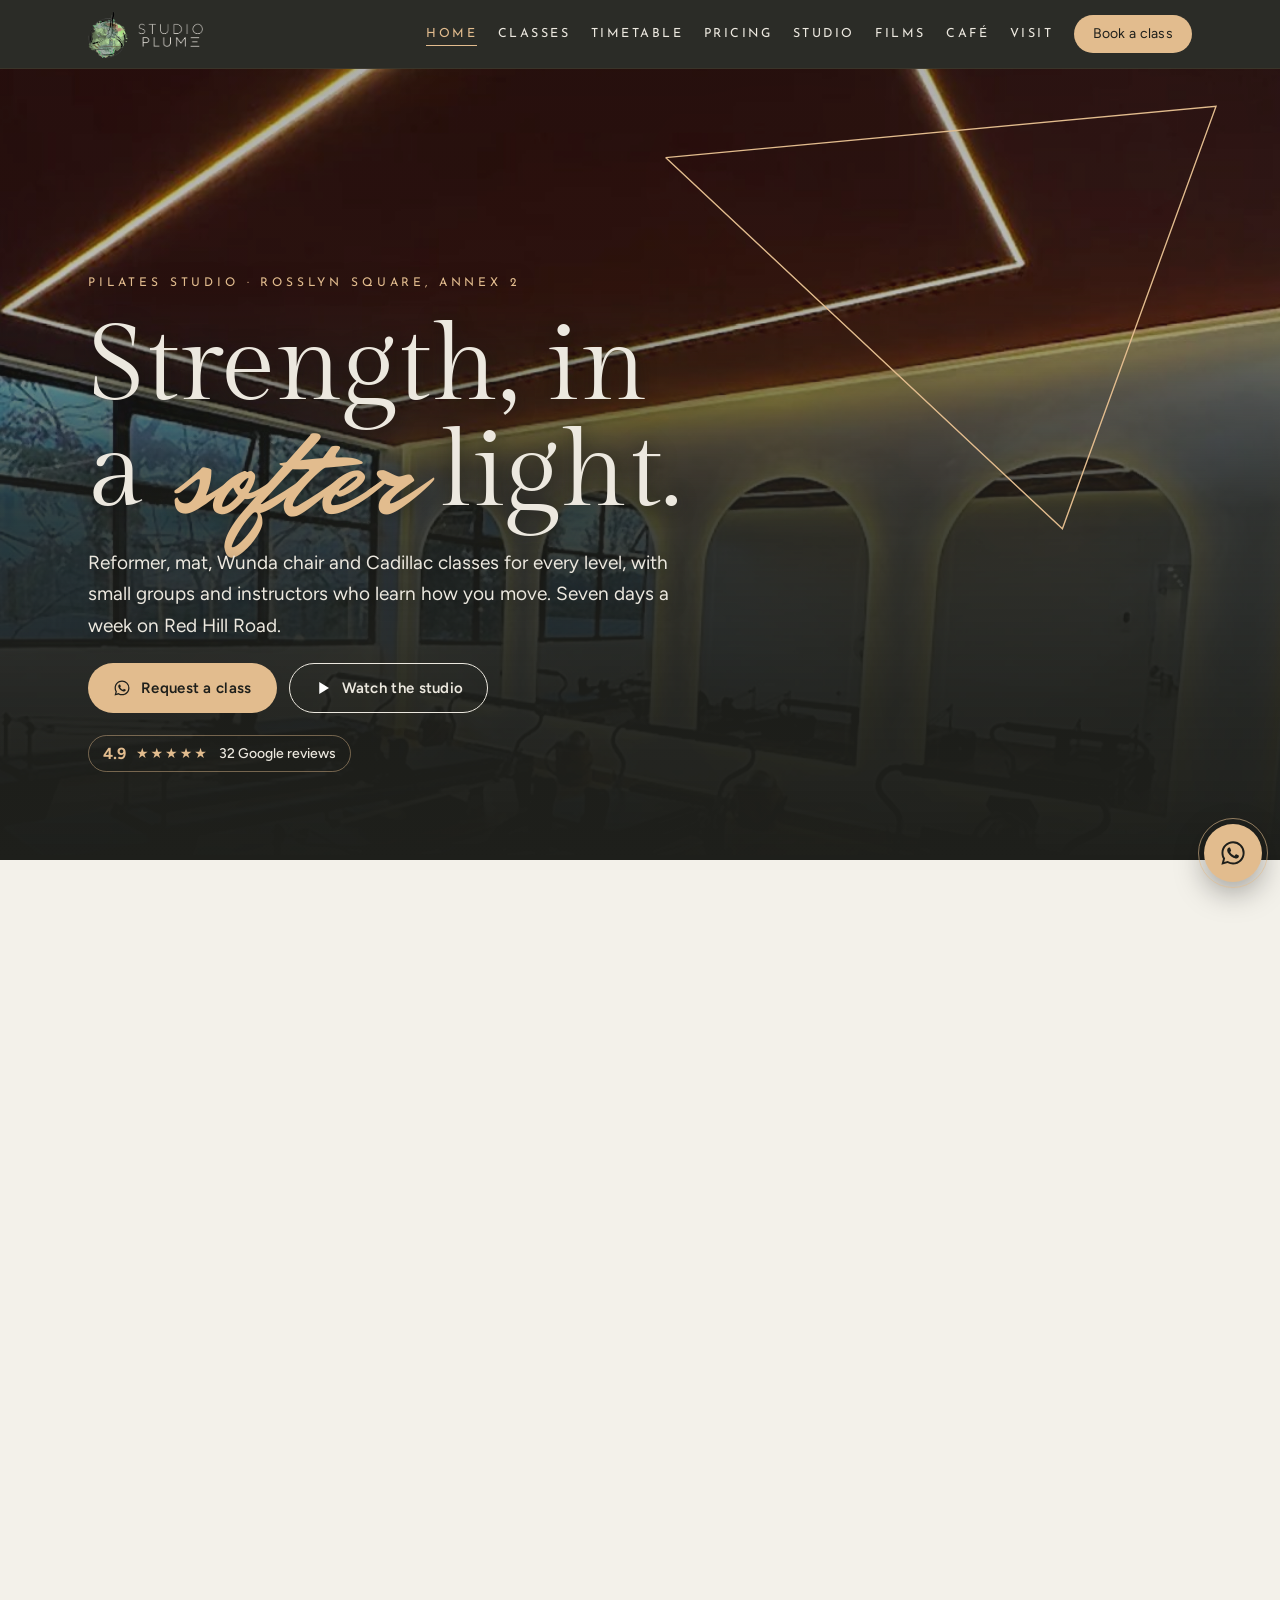
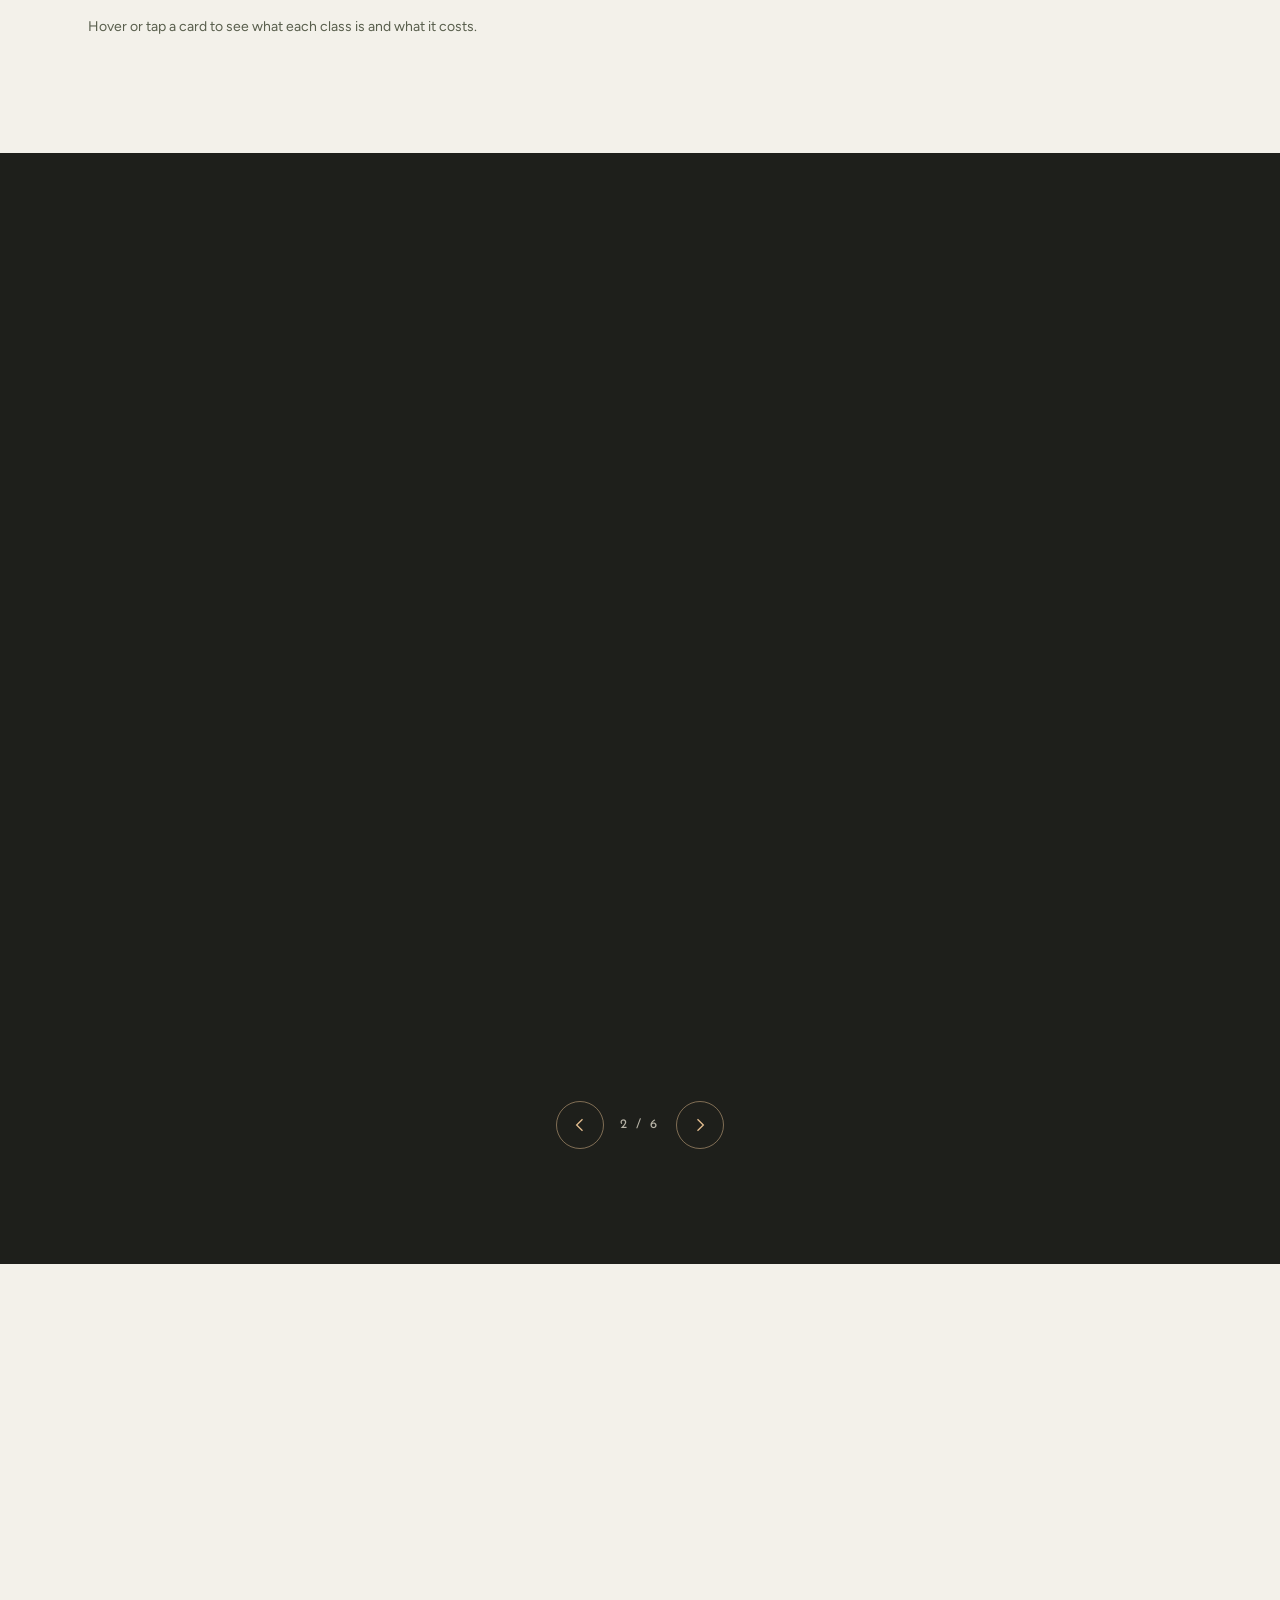
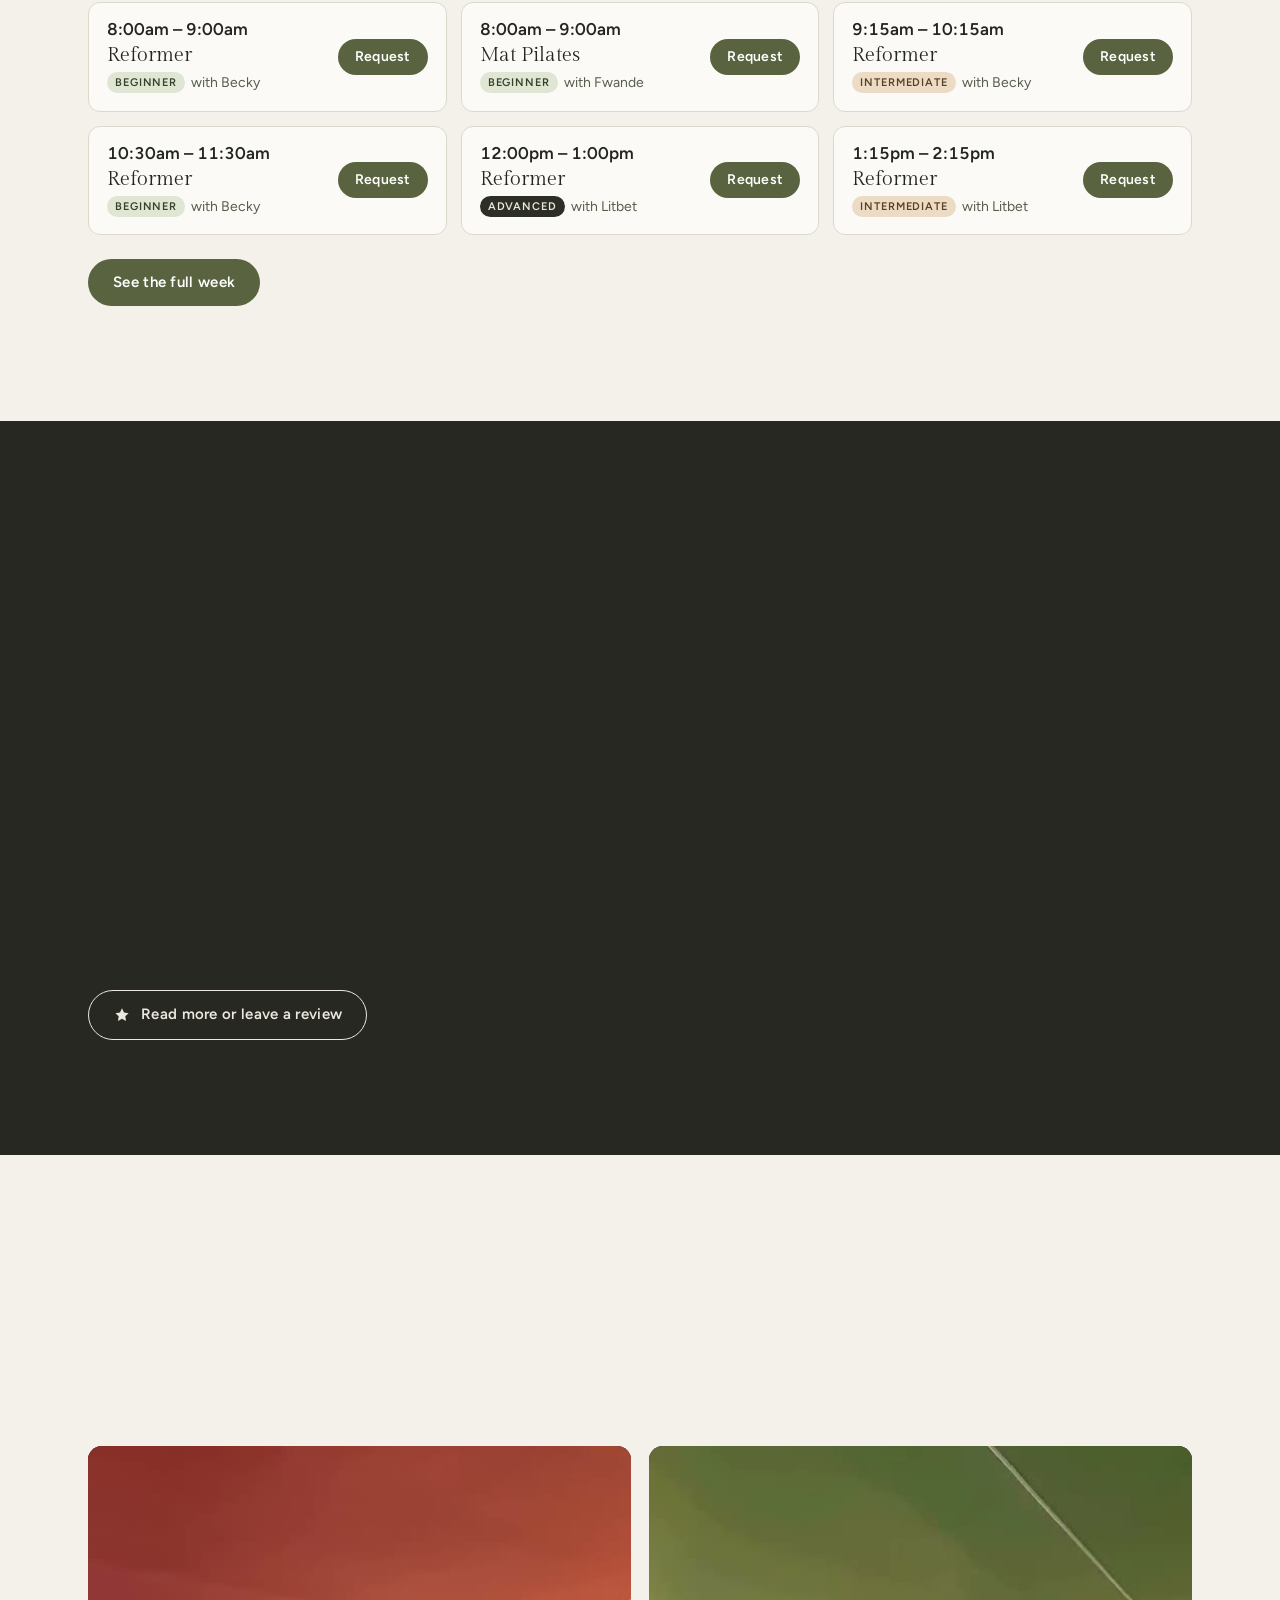
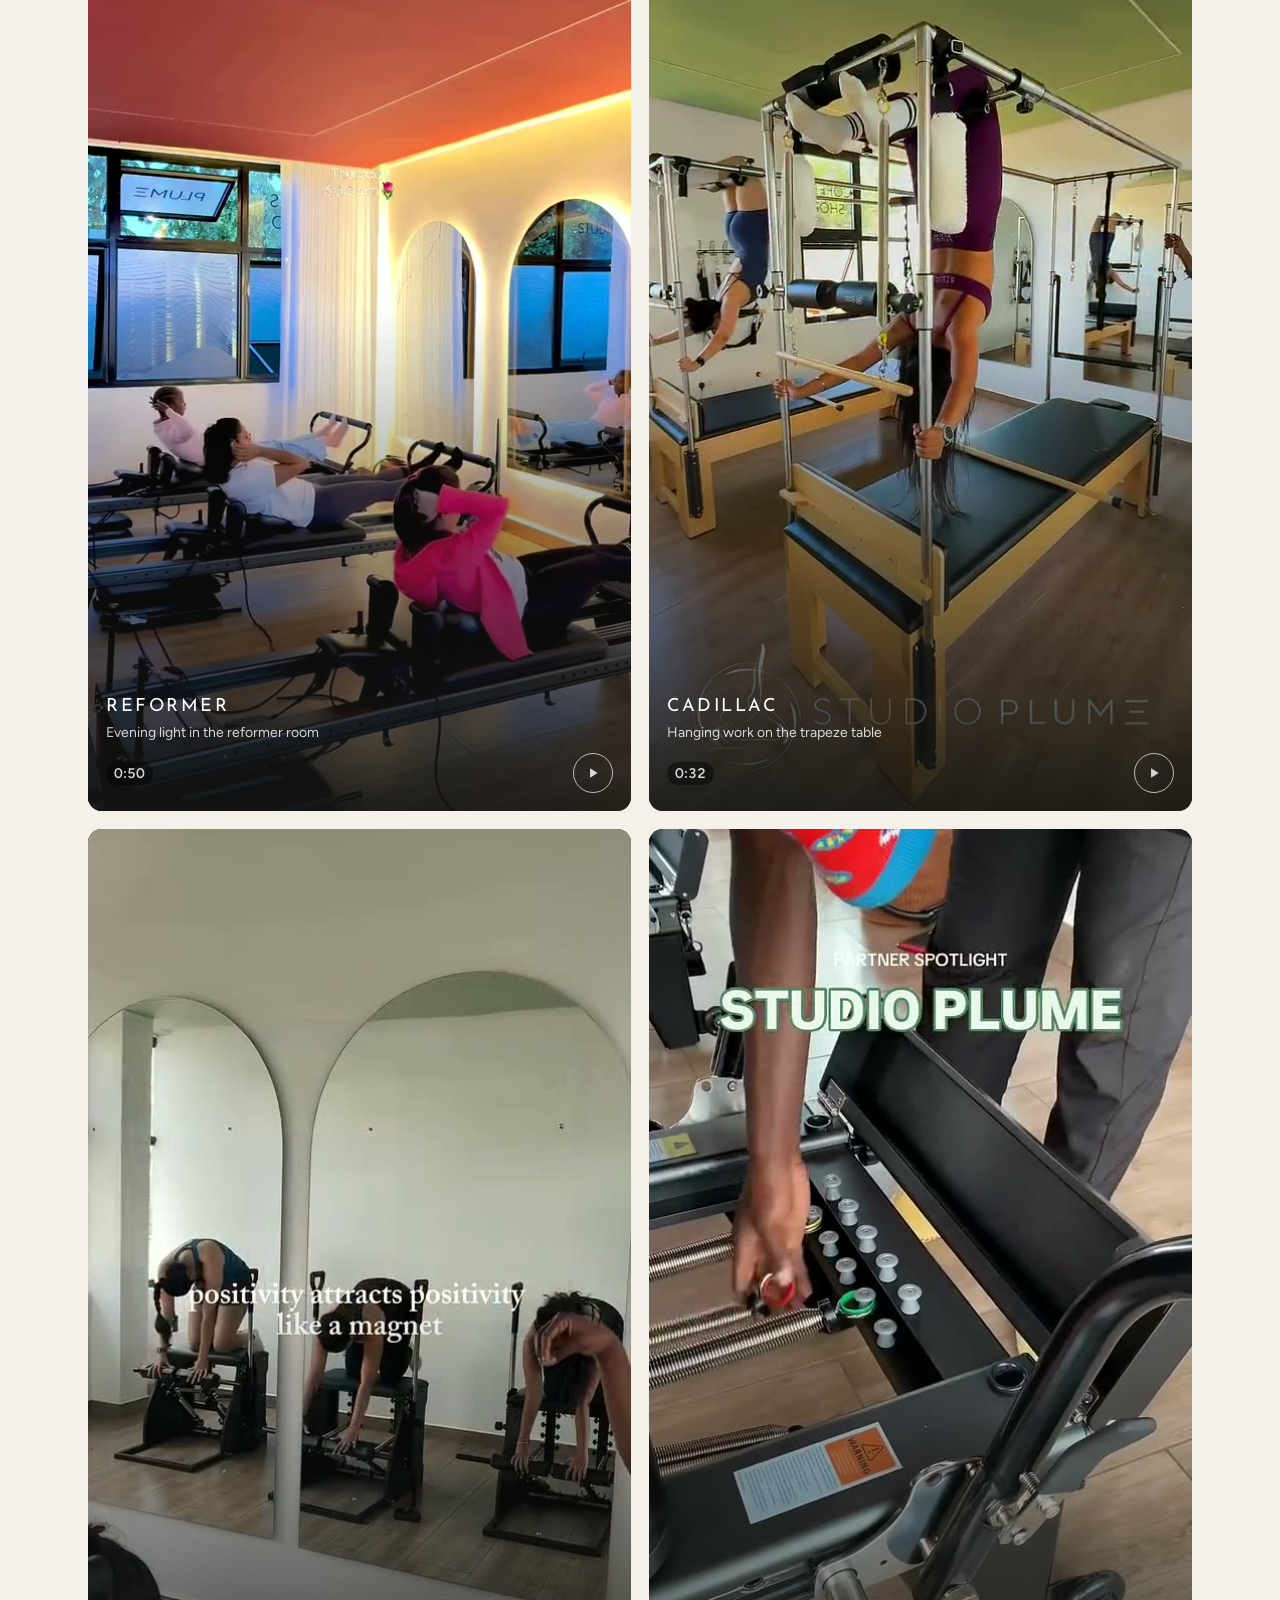
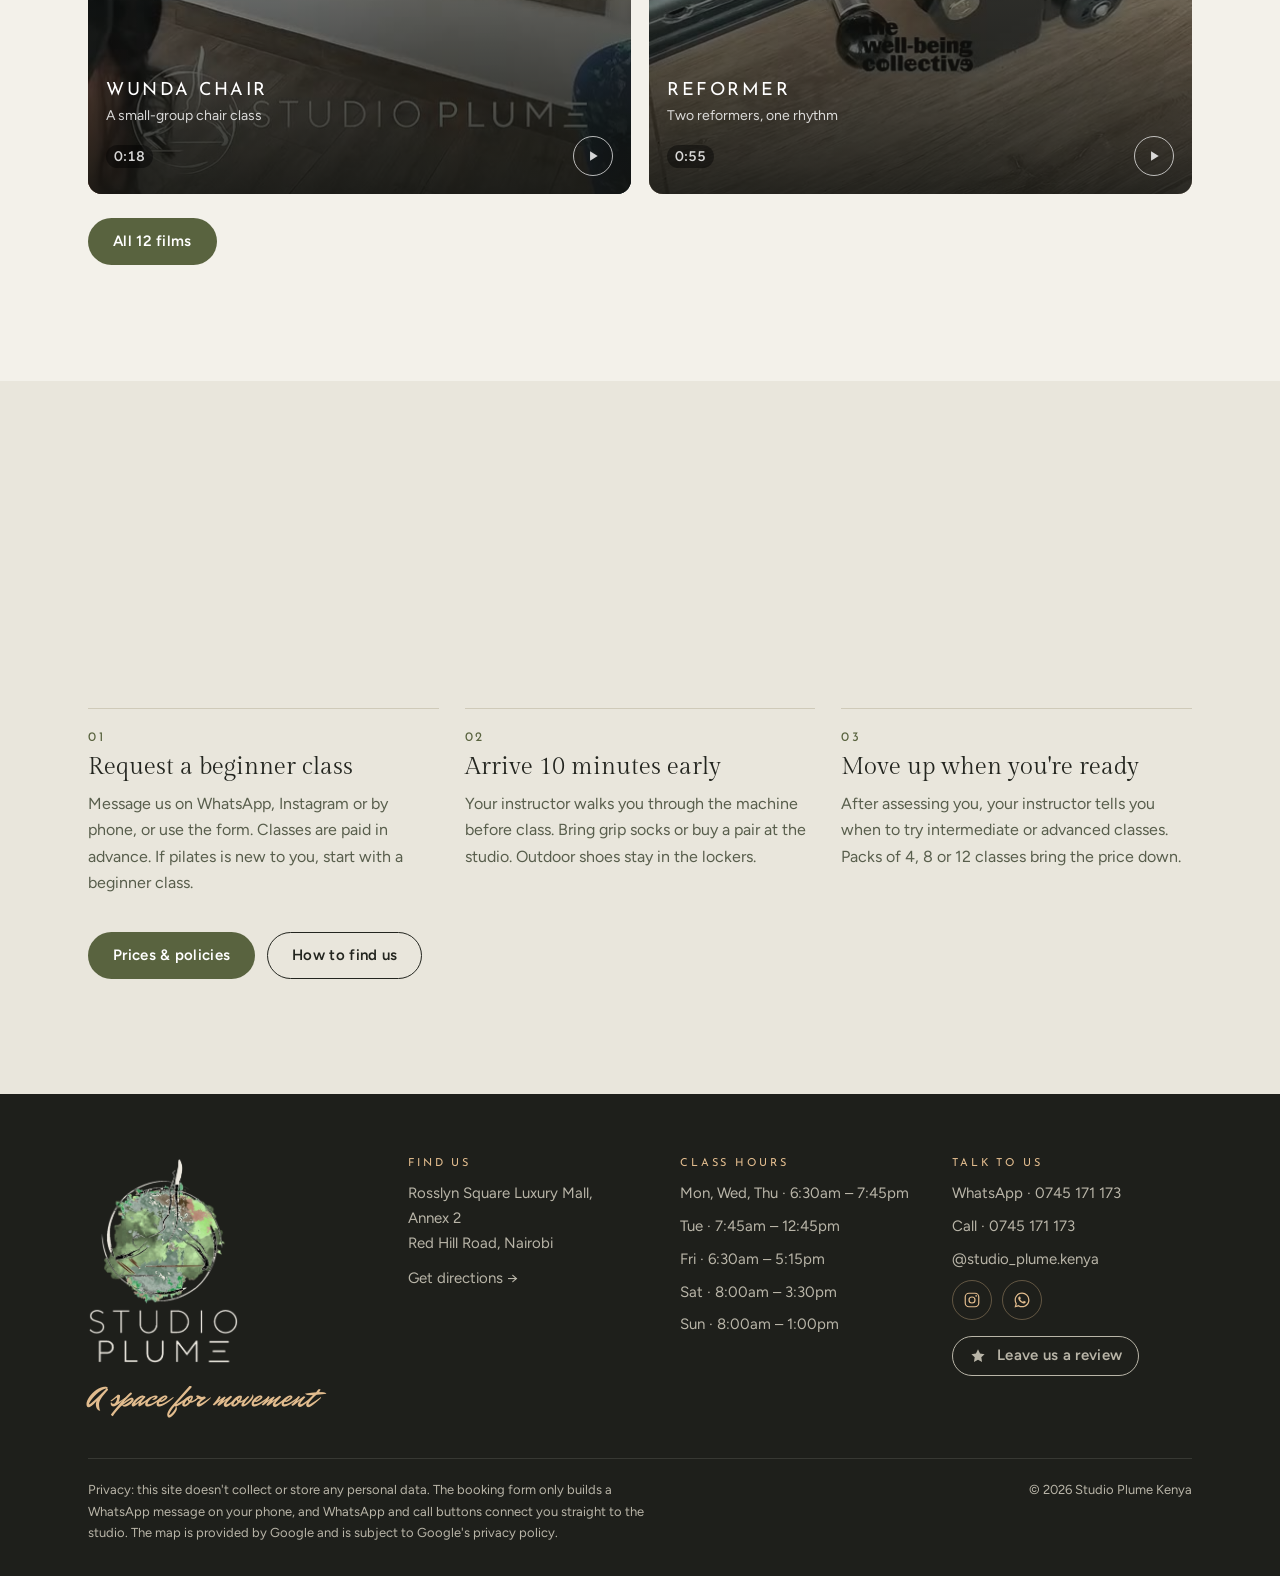
<file: index.html>
<!doctype html>
<html lang="en" class="no-js">
<head>
<meta charset="utf-8">
<meta name="viewport" content="width=device-width, initial-scale=1, viewport-fit=cover">
<title>Studio Plume | Reformer &amp; Mat Pilates at Rosslyn Square, Nairobi</title>
<meta name="description" content="Reformer, mat, Wunda chair and Cadillac pilates for every level at Rosslyn Square Luxury Mall, Red Hill Road. 4.9★ on Google. Book a class on WhatsApp.">
<link rel="canonical" href="https://ignatius-kimeu.github.io/storyfront-studio-plume/">
<meta name="theme-color" content="#1e1f1b">
<meta property="og:type" content="website">
<meta property="og:site_name" content="Studio Plume">
<meta property="og:title" content="Studio Plume | Reformer &amp; Mat Pilates at Rosslyn Square, Nairobi">
<meta property="og:description" content="Reformer, mat, Wunda chair and Cadillac pilates for every level at Rosslyn Square Luxury Mall, Red Hill Road. 4.9★ on Google. Book a class on WhatsApp.">
<meta property="og:url" content="https://ignatius-kimeu.github.io/storyfront-studio-plume/">
<meta property="og:image" content="https://ignatius-kimeu.github.io/storyfront-studio-plume/og-image.jpg">
<meta property="og:image:width" content="1200">
<meta property="og:image:height" content="630">
<meta property="og:image:alt" content="Studio Plume, a pilates studio at Rosslyn Square, Nairobi">
<meta name="twitter:card" content="summary_large_image">
<meta name="twitter:image" content="https://ignatius-kimeu.github.io/storyfront-studio-plume/og-image.jpg">
<link rel="icon" href="favicon.ico" sizes="any">
<link rel="icon" type="image/png" href="favicon.png">
<link rel="apple-touch-icon" href="apple-touch-icon.png">
<link rel="preconnect" href="https://fonts.googleapis.com"><link rel="preconnect" href="https://fonts.gstatic.com" crossorigin><link rel="stylesheet" href="https://fonts.googleapis.com/css2?family=Figtree:wght@400;500;600&family=Gilda+Display&family=Josefin+Sans:wght@300;400&family=Mr+Dafoe&display=swap">
<link rel="stylesheet" href="css/site.css">
<script type="application/ld+json">{"@context": "https://schema.org", "@type": "ExerciseGym", "name": "Studio Plume", "description": "Pilates studio offering reformer, mat, Wunda chair and Cadillac classes at Rosslyn Square, Nairobi.", "url": "https://ignatius-kimeu.github.io/storyfront-studio-plume/", "telephone": "+254745171173", "image": "https://ignatius-kimeu.github.io/storyfront-studio-plume/og-image.jpg", "address": {"@type": "PostalAddress", "streetAddress": "Rosslyn Square Luxury Mall, Annex 2, Red Hill Road", "addressLocality": "Nairobi", "addressCountry": "KE"}, "geo": {"@type": "GeoCoordinates", "latitude": -1.2266689, "longitude": 36.7972737}, "sameAs": ["https://www.instagram.com/studio_plume.kenya/"], "openingHoursSpecification": [{"@type": "OpeningHoursSpecification", "dayOfWeek": ["Monday", "Wednesday", "Thursday"], "opens": "06:30", "closes": "19:45"}, {"@type": "OpeningHoursSpecification", "dayOfWeek": "Tuesday", "opens": "07:45", "closes": "12:45"}, {"@type": "OpeningHoursSpecification", "dayOfWeek": "Friday", "opens": "06:30", "closes": "17:15"}, {"@type": "OpeningHoursSpecification", "dayOfWeek": "Saturday", "opens": "08:00", "closes": "15:30"}, {"@type": "OpeningHoursSpecification", "dayOfWeek": "Sunday", "opens": "08:00", "closes": "13:00"}]}</script>
</head>
<body>
<a class="skip" href="#main">Skip to content</a>
<div class="splash" id="splash" aria-hidden="true"><img src="images/logo-light.png" alt=""></div>
<header class="site-header" id="top">
  <div class="wrap bar">
    <a class="brand" href="index.html" aria-label="Studio Plume, home">
      <img class="m" src="images/mark.png" alt="" width="40" height="47">
      <img class="w" src="images/wordmark-light.png" alt="Studio Plume" width="65" height="26">
    </a>
    <button class="menu-btn" type="button" aria-expanded="false" aria-controls="nav">Menu</button>
    <nav class="nav" id="nav" aria-label="Main">
      <a href="index.html" aria-current="page">Home</a>
<a href="classes.html">Classes</a>
<a href="timetable.html">Timetable</a>
<a href="pricing.html">Pricing</a>
<a href="studio.html">Studio</a>
<a href="films.html">Films</a>
<a href="cafe.html">Café</a>
<a href="visit.html">Visit</a>
      <a class="btn btn-glow" href="timetable.html#book">Book a class</a>
    </nav>
  </div>
</header>
<main id="main">

<section class="hero" aria-label="Studio Plume">
  <div class="hero-media" data-parallax><img src="images/reformer-room.jpg" alt="The Studio Plume reformer room with its LED-lit ceiling, black reformers and arched mirrors" fetchpriority="high"></div>
  <svg class="hero-tri" viewBox="0 0 100 100" preserveAspectRatio="none" aria-hidden="true"><path d="M52 7 L95 3 L83 36 Z"/></svg>
  <div class="wrap hero-in">
    <p class="eyebrow">Pilates studio · Rosslyn Square, Annex 2</p>
    <h1>Strength, in a <em>softer</em> light.</h1>
    <p class="lede">Reformer, mat, Wunda chair and Cadillac classes for every level, with small groups and instructors who learn how you move. Seven days a week on Red Hill Road.</p>
    <div class="btn-row">
      <a class="btn btn-glow" href="timetable.html#book"><svg viewBox="0 0 24 24" aria-hidden="true"><path fill="currentColor" d="M12.04 2C6.58 2 2.13 6.45 2.13 11.91c0 1.75.46 3.45 1.32 4.95L2.05 22l5.25-1.38a9.9 9.9 0 0 0 4.74 1.21h.01c5.46 0 9.91-4.45 9.91-9.91A9.85 9.85 0 0 0 12.04 2Zm0 18.15h-.01a8.2 8.2 0 0 1-4.19-1.15l-.3-.18-3.12.82.83-3.04-.2-.31a8.2 8.2 0 0 1-1.26-4.38c0-4.54 3.7-8.24 8.25-8.24a8.24 8.24 0 0 1 8.24 8.25c0 4.54-3.7 8.23-8.24 8.23Zm4.52-6.17c-.25-.12-1.47-.72-1.69-.81-.23-.08-.39-.12-.56.13-.16.24-.64.8-.78.97-.15.16-.29.18-.54.06-.25-.12-1.05-.39-1.99-1.23-.74-.66-1.23-1.47-1.38-1.72-.14-.25-.01-.38.11-.5.11-.11.25-.29.37-.43.13-.15.17-.25.25-.42.08-.16.04-.31-.02-.43-.06-.12-.56-1.34-.76-1.84-.2-.48-.41-.42-.56-.42h-.48a.92.92 0 0 0-.66.31c-.23.25-.87.85-.87 2.07 0 1.22.89 2.4 1.01 2.56.12.17 1.75 2.67 4.23 3.74.59.26 1.05.41 1.41.52.59.19 1.13.16 1.56.1.48-.07 1.47-.6 1.67-1.18.21-.58.21-1.07.15-1.18-.06-.1-.23-.16-.48-.29Z"/></svg> Request a class</a>
      <button class="btn btn-ghost" type="button" data-film-modal="reformer-golden-hour"><svg width="14" height="14" viewBox="0 0 24 24" aria-hidden="true"><path d="M7 4l13 8-13 8z" fill="#fff"/></svg> Watch the studio</button>
    </div>
    <a class="rating-chip" href="https://www.google.com/maps?cid=732230332436845364" target="_blank" rel="noopener"><b>4.9</b><span class="stars" aria-hidden="true">★★★★★</span><span>32 Google reviews</span></a>
  </div>
</section>

<section class="section light">
  <div class="wrap">
    <div class="section-head reveal">
      <p class="script">Four ways to move</p>
      <h2>Choose your equipment</h2>
      <p class="muted">Every class runs at beginner, intermediate or advanced level. New to pilates? You'll start in a beginner class, and your instructor tells you when you're ready to move up.</p>
    </div>
    <div class="flip-grid"><div class="flip reveal" tabindex="0">
  <div class="flip-inner">
    <div class="flip-face flip-front"><img src="images/reformer-room.jpg" alt="Machine pilates in the reformer room" loading="lazy"><div class="label"><span>Beginner – Advanced</span><h3>Reformer</h3></div></div>
    <div class="flip-face flip-back"><h3>Reformer</h3><p>Spring-loaded carriages for full-body strength, control and length. Our busiest room, seven days a week.</p><p class="price"><span>Single class</span><b>KES 2,000</b></p><a href="classes.html">More about reformer →</a></div>
  </div>
</div>
<div class="flip reveal" tabindex="0">
  <div class="flip-inner">
    <div class="flip-face flip-front"><img src="images/posters/outdoor-mat-session.jpg" alt="Members doing mat pilates" loading="lazy"><div class="label"><span>Beginner – Intermediate</span><h3>Mat &amp; Flow</h3></div></div>
    <div class="flip-face flip-back"><h3>Mat &amp; Flow</h3><p>Classic mat pilates and mobility flow. Gentle on joints, works core, balance and flexibility at once.</p><p class="price"><span>Single class</span><b>KES 1,700</b></p><a href="classes.html">More about mat &amp; flow →</a></div>
  </div>
</div>
<div class="flip reveal" tabindex="0">
  <div class="flip-inner">
    <div class="flip-face flip-front"><img src="images/wunda-chair-room.jpg" alt="Wunda chairs lined up in the studio" loading="lazy"><div class="label"><span>Beginner – Intermediate</span><h3>Wunda chair</h3></div></div>
    <div class="flip-face flip-back"><h3>Wunda chair</h3><p>A compact sprung chair that builds posture, deep core and everyday strength for walking, lifting and climbing stairs.</p><p class="price"><span>Single class</span><b>KES 2,200</b></p><a href="classes.html">More about wunda chair →</a></div>
  </div>
</div>
<div class="flip reveal" tabindex="0">
  <div class="flip-inner">
    <div class="flip-face flip-front"><img src="images/cadillac-room.jpg" alt="Cadillac trapeze tables in the olive room" loading="lazy"><div class="label"><span>Beginner</span><h3>Cadillac</h3></div></div>
    <div class="flip-face flip-back"><h3>Cadillac</h3><p>The trapeze table: springs, bars and straps for supported, precise work, from first sessions to stretching deeper.</p><p class="price"><span>Single class</span><b>KES 3,000</b></p><a href="classes.html">More about cadillac →</a></div>
  </div>
</div></div>
    <p class="flip-hint muted">Hover or tap a card to see what each class is and what it costs.</p>
  </div>
</section>

<section class="section dark" data-led>
  <div class="led" aria-hidden="true"><svg preserveAspectRatio="none"><rect x="0.5" y="0.5" width="99%" height="99%" rx="18"/></svg></div>
  <div class="wrap">
    <div class="section-head reveal">
      <p class="eyebrow">Inside the studio</p>
      <h2>Three rooms, one café, a lot of light</h2>
      <p class="muted">Drag, swipe or use the arrows to turn through the space.</p>
    </div>
    <div class="carousel reveal" data-carousel aria-roledescription="carousel" aria-label="Studio rooms">
      <div class="ring"><figure><img src="images/reformer-room.jpg" alt="Reformer room with LED-lit ceiling and arched mirrors" loading="lazy" draggable="false"><figcaption>The reformer room</figcaption></figure>
<figure><img src="images/cadillac-room.jpg" alt="Cadillac trapeze tables under an olive ceiling" loading="lazy" draggable="false"><figcaption>The Cadillac room</figcaption></figure>
<figure><img src="images/wunda-chair-room.jpg" alt="Row of Wunda chairs facing arched mirrors" loading="lazy" draggable="false"><figcaption>Wunda chairs</figcaption></figure>
<figure><img src="images/posters/reformer-golden-hour.jpg" alt="Reformer class in warm evening light" loading="lazy" draggable="false"><figcaption>Evening reformer</figcaption></figure>
<figure><img src="images/cafe-interior.jpg" alt="Plume Café lounge by the studio doors" loading="lazy" draggable="false"><figcaption>Plume Café</figcaption></figure>
<figure><img src="images/exterior-rosslyn-sunset.jpg" alt="Rosslyn Square mall at sunset with the Studio Plume sign" loading="lazy" draggable="false"><figcaption>Rosslyn Square at sunset</figcaption></figure></div>
    </div>
    <div class="carousel-ctrl">
      <button type="button" data-prev aria-label="Previous room"><svg width="20" height="20" viewBox="0 0 24 24"><path d="M15 5l-7 7 7 7" fill="none" stroke="currentColor" stroke-width="1.6"/></svg></button>
      <span class="count" data-count>1 / 6</span>
      <button type="button" data-next aria-label="Next room"><svg width="20" height="20" viewBox="0 0 24 24"><path d="M9 5l7 7-7 7" fill="none" stroke="currentColor" stroke-width="1.6"/></svg></button>
    </div>
  </div>
</section>

<section class="section light">
  <div class="wrap">
    <div class="section-head reveal">
      <p class="eyebrow" data-today-label>Today at Plume</p>
      <h2>Classes coming up</h2>
      <p class="muted">From the latest posted schedule. Tap a class to request your spot on WhatsApp. The studio confirms.</p>
    </div>
    <div class="today" data-today></div>
    <p style="margin-top:24px"><a class="btn btn-olive" href="timetable.html">See the full week</a></p>
  </div>
</section>

<section class="section dark-2" data-led>
  <div class="led" aria-hidden="true"><svg preserveAspectRatio="none"><rect x="0.5" y="0.5" width="99%" height="99%" rx="18"/></svg></div>
  <div class="wrap">
    <div class="big-rating reveal">
      <span class="num">4.9</span>
      <div class="txt"><span class="stars" style="font-size:22px">★★★★★</span><span class="muted">From 32 reviews on Google</span></div>
    </div>
    <div class="reviews"><figure class="review reveal tilt"><blockquote>“Absolutely love this Pilates studio! The instructors are knowledgeable, supportive, and create such a welcoming atmosphere. Every class leaves me feeling stronger, more energized, and refreshed.”</blockquote><footer><span>Nelly K.</span><span class="stars" aria-label="5 stars">★★★★★</span></footer></figure>
<figure class="review reveal tilt"><blockquote>“Truly professional and welcoming pilates teachers and staff catering to your own specific training needs. I have made such progress and feel much stronger and more fit than I did 6 months ago.”</blockquote><footer><span>Y.</span><span class="stars" aria-label="5 stars">★★★★★</span></footer></figure>
<figure class="review reveal tilt"><blockquote>“The team is friendly, professional, and dedicated, creating a welcoming environment for everyone. Every session is well organized and conducted with care, while still being enjoyable and motivating.”</blockquote><footer><span>Yasmine B.</span><span class="stars" aria-label="5 stars">★★★★★</span></footer></figure></div>
    <p style="margin-top:28px"><a class="btn btn-ghost" href="https://www.google.com/maps?cid=732230332436845364" target="_blank" rel="noopener"><svg viewBox="0 0 24 24" aria-hidden="true"><path fill="currentColor" d="m12 3 2.7 5.6 6.1.9-4.4 4.3 1 6.1L12 17l-5.4 2.9 1-6.1-4.4-4.3 6.1-.9Z"/></svg> Read more or leave a review</a></p>
  </div>
</section>

<section class="section light">
  <div class="wrap">
    <div class="section-head reveal">
      <p class="script">Watch a class</p>
      <h2>Films from the studio</h2>
    </div>
    <div class="media-grid"><div class="film" data-src="videos/reformer-golden-hour.mp4" role="button" tabindex="0" aria-label="Play film: Reformer, Evening light in the reformer room">
  <img class="poster" src="images/posters/reformer-golden-hour.jpg" alt="Members on reformers in warm evening light under the LED ceiling" loading="lazy">
  <div class="ui"><div class="cap"><b>Reformer</b><span>Evening light in the reformer room</span><div class="row"><span class="dur">0:50</span><span class="play"><svg width="14" height="14" viewBox="0 0 24 24" aria-hidden="true"><path d="M7 4l13 8-13 8z" fill="#fff"/></svg></span></div></div></div>
</div><div class="film" data-src="videos/cadillac-trapeze.mp4" role="button" tabindex="0" aria-label="Play film: Cadillac, Hanging work on the trapeze table">
  <img class="poster" src="images/posters/cadillac-trapeze.jpg" alt="Member hanging from the Cadillac trapeze bar" loading="lazy">
  <div class="ui"><div class="cap"><b>Cadillac</b><span>Hanging work on the trapeze table</span><div class="row"><span class="dur">0:32</span><span class="play"><svg width="14" height="14" viewBox="0 0 24 24" aria-hidden="true"><path d="M7 4l13 8-13 8z" fill="#fff"/></svg></span></div></div></div>
</div><div class="film" data-src="videos/wunda-chair-class.mp4" role="button" tabindex="0" aria-label="Play film: Wunda chair, A small-group chair class">
  <img class="poster" src="images/posters/wunda-chair-class.jpg" alt="Instructor guiding members on Wunda chairs in front of arched mirrors" loading="lazy">
  <div class="ui"><div class="cap"><b>Wunda chair</b><span>A small-group chair class</span><div class="row"><span class="dur">0:18</span><span class="play"><svg width="14" height="14" viewBox="0 0 24 24" aria-hidden="true"><path d="M7 4l13 8-13 8z" fill="#fff"/></svg></span></div></div></div>
</div><div class="film" data-src="videos/reformer-duo.mp4" role="button" tabindex="0" aria-label="Play film: Reformer, Two reformers, one rhythm">
  <img class="poster" src="images/posters/reformer-duo.jpg" alt="Two members working side by side on reformers" loading="lazy">
  <div class="ui"><div class="cap"><b>Reformer</b><span>Two reformers, one rhythm</span><div class="row"><span class="dur">0:55</span><span class="play"><svg width="14" height="14" viewBox="0 0 24 24" aria-hidden="true"><path d="M7 4l13 8-13 8z" fill="#fff"/></svg></span></div></div></div>
</div></div>
    <p style="margin-top:24px"><a class="btn btn-olive" href="films.html">All 12 films</a></p>
  </div>
</section>

<section class="section light-2">
  <div class="wrap">
    <div class="section-head reveal"><p class="eyebrow">New here</p><h2>Your first class, step by step</h2></div>
    <div class="steps">
      <div class="step reveal"><h3>Request a beginner class</h3><p class="muted">Message us on WhatsApp, Instagram or by phone, or use the form. Classes are paid in advance. If pilates is new to you, start with a beginner class.</p></div>
      <div class="step reveal"><h3>Arrive 10 minutes early</h3><p class="muted">Your instructor walks you through the machine before class. Bring grip socks or buy a pair at the studio. Outdoor shoes stay in the lockers.</p></div>
      <div class="step reveal"><h3>Move up when you're ready</h3><p class="muted">After assessing you, your instructor tells you when to try intermediate or advanced classes. Packs of 4, 8 or 12 classes bring the price down.</p></div>
    </div>
    <div class="btn-row" style="margin-top:36px"><a class="btn btn-olive" href="pricing.html">Prices &amp; policies</a><a class="btn btn-ghost" href="visit.html">How to find us</a></div>
  </div>
</section>

<div class="modal" id="film-modal" hidden role="dialog" aria-modal="true" aria-label="Studio film">
  <button class="lb-btn close" type="button" data-close aria-label="Close film"><svg width="18" height="18" viewBox="0 0 24 24"><path d="M6 6l12 12M18 6 6 18" stroke="currentColor" stroke-width="1.8"/></svg></button>
  <div class="film" data-src="videos/reformer-golden-hour.mp4" role="button" tabindex="0" aria-label="Play film: evening reformer class">
    <img class="poster" src="images/posters/reformer-golden-hour.jpg" alt="Reformer class in warm evening light">
    <div class="ui"><div class="cap"><b>Reformer</b><span>Evening light in the reformer room</span><div class="row"><span class="dur">0:50</span><span class="play"><svg width="14" height="14" viewBox="0 0 24 24" aria-hidden="true"><path d="M7 4l13 8-13 8z" fill="#fff"/></svg></span></div></div></div>
  </div>
</div>
</main>
<footer class="site-footer">
  <div class="wrap">
    <div class="grid">
      <div>
        <img class="logo" src="images/logo-light.png" alt="Studio Plume logo" width="150" height="205">
        <p class="tag">A space for movement</p>
      </div>
      <div>
        <h4>Find us</h4>
        <p>Rosslyn Square Luxury Mall, Annex&nbsp;2<br>Red Hill Road, Nairobi</p>
        <p style="margin-top:10px"><a href="https://maps.app.goo.gl/HFAf21Vss9rjDAiu8" target="_blank" rel="noopener">Get directions →</a></p>
      </div>
      <div>
        <h4>Class hours</h4>
        <ul>
          <li>Mon, Wed, Thu · 6:30am – 7:45pm</li>
          <li>Tue · 7:45am – 12:45pm</li>
          <li>Fri · 6:30am – 5:15pm</li>
          <li>Sat · 8:00am – 3:30pm</li>
          <li>Sun · 8:00am – 1:00pm</li>
        </ul>
      </div>
      <div>
        <h4>Talk to us</h4>
        <ul>
          <li><a href="https://wa.me/254745171173?text=Hi%20Studio%20Plume!%20I%27d%20like%20to%20ask%20about%20classes." target="_blank" rel="noopener">WhatsApp · 0745 171 173</a></li>
          <li><a href="tel:+254745171173">Call · 0745 171 173</a></li>
          <li><a href="https://www.instagram.com/studio_plume.kenya/" target="_blank" rel="noopener">@studio_plume.kenya</a></li>
        </ul>
        <div class="socials">
          <a href="https://www.instagram.com/studio_plume.kenya/" target="_blank" rel="noopener" aria-label="Instagram"><svg viewBox="0 0 24 24" aria-hidden="true"><rect x="3" y="3" width="18" height="18" rx="5" fill="none" stroke="currentColor" stroke-width="1.6"/><circle cx="12" cy="12" r="4" fill="none" stroke="currentColor" stroke-width="1.6"/><circle cx="17.5" cy="6.5" r="1.1" fill="currentColor"/></svg></a>
          <a href="https://wa.me/254745171173?text=Hi%20Studio%20Plume!%20I%27d%20like%20to%20ask%20about%20classes." target="_blank" rel="noopener" aria-label="WhatsApp"><svg viewBox="0 0 24 24" aria-hidden="true"><path fill="currentColor" d="M12.04 2C6.58 2 2.13 6.45 2.13 11.91c0 1.75.46 3.45 1.32 4.95L2.05 22l5.25-1.38a9.9 9.9 0 0 0 4.74 1.21h.01c5.46 0 9.91-4.45 9.91-9.91A9.85 9.85 0 0 0 12.04 2Zm0 18.15h-.01a8.2 8.2 0 0 1-4.19-1.15l-.3-.18-3.12.82.83-3.04-.2-.31a8.2 8.2 0 0 1-1.26-4.38c0-4.54 3.7-8.24 8.25-8.24a8.24 8.24 0 0 1 8.24 8.25c0 4.54-3.7 8.23-8.24 8.23Zm4.52-6.17c-.25-.12-1.47-.72-1.69-.81-.23-.08-.39-.12-.56.13-.16.24-.64.8-.78.97-.15.16-.29.18-.54.06-.25-.12-1.05-.39-1.99-1.23-.74-.66-1.23-1.47-1.38-1.72-.14-.25-.01-.38.11-.5.11-.11.25-.29.37-.43.13-.15.17-.25.25-.42.08-.16.04-.31-.02-.43-.06-.12-.56-1.34-.76-1.84-.2-.48-.41-.42-.56-.42h-.48a.92.92 0 0 0-.66.31c-.23.25-.87.85-.87 2.07 0 1.22.89 2.4 1.01 2.56.12.17 1.75 2.67 4.23 3.74.59.26 1.05.41 1.41.52.59.19 1.13.16 1.56.1.48-.07 1.47-.6 1.67-1.18.21-.58.21-1.07.15-1.18-.06-.1-.23-.16-.48-.29Z"/></svg></a>
        </div>
        <p style="margin-top:16px"><a class="btn btn-ghost btn-sm" href="https://www.google.com/maps?cid=732230332436845364" target="_blank" rel="noopener"><svg viewBox="0 0 24 24" aria-hidden="true"><path fill="currentColor" d="m12 3 2.7 5.6 6.1.9-4.4 4.3 1 6.1L12 17l-5.4 2.9 1-6.1-4.4-4.3 6.1-.9Z"/></svg> Leave us a review</a></p>
      </div>
    </div>
    <div class="legal">
      <p>Privacy: this site doesn't collect or store any personal data. The booking form only builds a WhatsApp message on your phone, and WhatsApp and call buttons connect you straight to the studio. The map is provided by Google and is subject to Google's privacy policy.</p>
      <p>© <span data-year>2026</span> Studio Plume Kenya</p>
    </div>
  </div>
</footer>
<a class="wa-float" href="https://wa.me/254745171173?text=Hi%20Studio%20Plume!%20I%27d%20like%20to%20ask%20about%20classes." target="_blank" rel="noopener" aria-label="Chat with Studio Plume on WhatsApp"><svg viewBox="0 0 24 24" aria-hidden="true"><path fill="currentColor" d="M12.04 2C6.58 2 2.13 6.45 2.13 11.91c0 1.75.46 3.45 1.32 4.95L2.05 22l5.25-1.38a9.9 9.9 0 0 0 4.74 1.21h.01c5.46 0 9.91-4.45 9.91-9.91A9.85 9.85 0 0 0 12.04 2Zm0 18.15h-.01a8.2 8.2 0 0 1-4.19-1.15l-.3-.18-3.12.82.83-3.04-.2-.31a8.2 8.2 0 0 1-1.26-4.38c0-4.54 3.7-8.24 8.25-8.24a8.24 8.24 0 0 1 8.24 8.25c0 4.54-3.7 8.23-8.24 8.23Zm4.52-6.17c-.25-.12-1.47-.72-1.69-.81-.23-.08-.39-.12-.56.13-.16.24-.64.8-.78.97-.15.16-.29.18-.54.06-.25-.12-1.05-.39-1.99-1.23-.74-.66-1.23-1.47-1.38-1.72-.14-.25-.01-.38.11-.5.11-.11.25-.29.37-.43.13-.15.17-.25.25-.42.08-.16.04-.31-.02-.43-.06-.12-.56-1.34-.76-1.84-.2-.48-.41-.42-.56-.42h-.48a.92.92 0 0 0-.66.31c-.23.25-.87.85-.87 2.07 0 1.22.89 2.4 1.01 2.56.12.17 1.75 2.67 4.23 3.74.59.26 1.05.41 1.41.52.59.19 1.13.16 1.56.1.48-.07 1.47-.6 1.67-1.18.21-.58.21-1.07.15-1.18-.06-.1-.23-.16-.48-.29Z"/></svg></a>
<script src="js/data.js"></script>
<script src="js/site.js"></script>
</body>
</html>
</file>
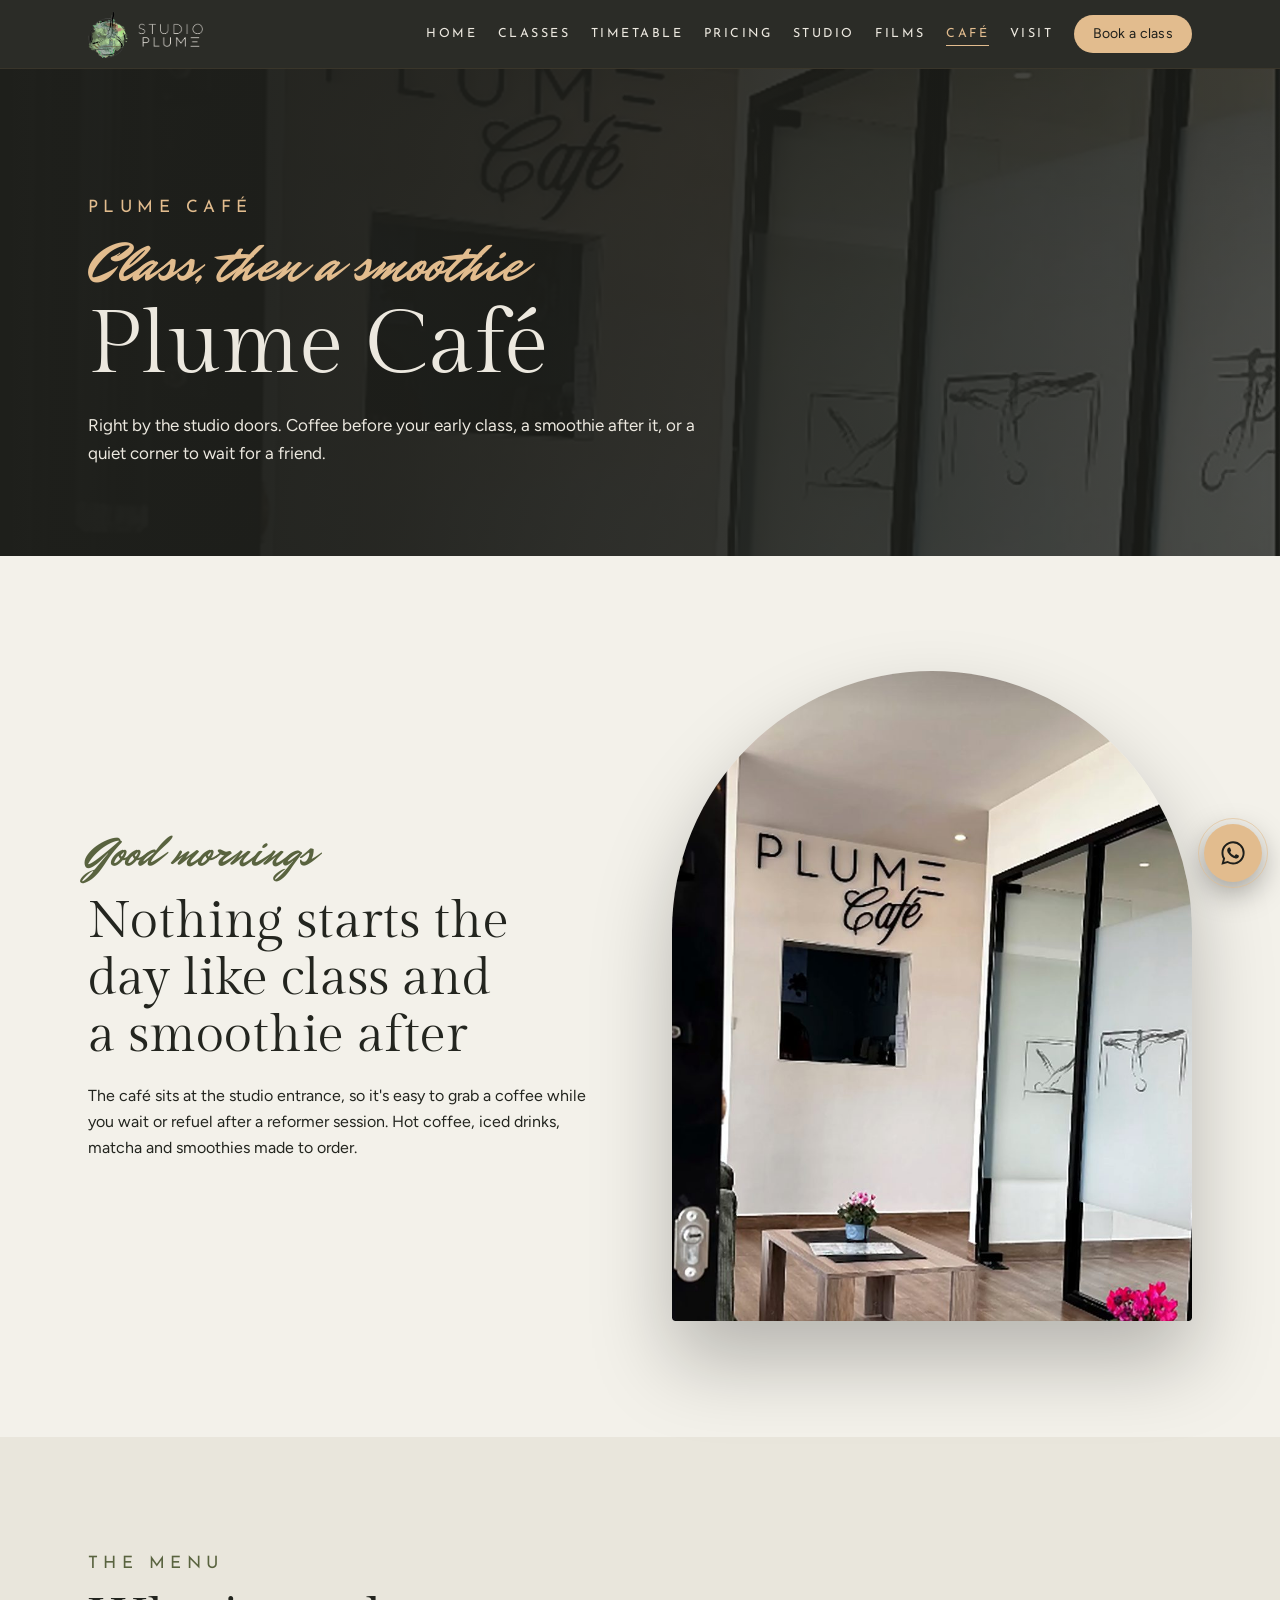
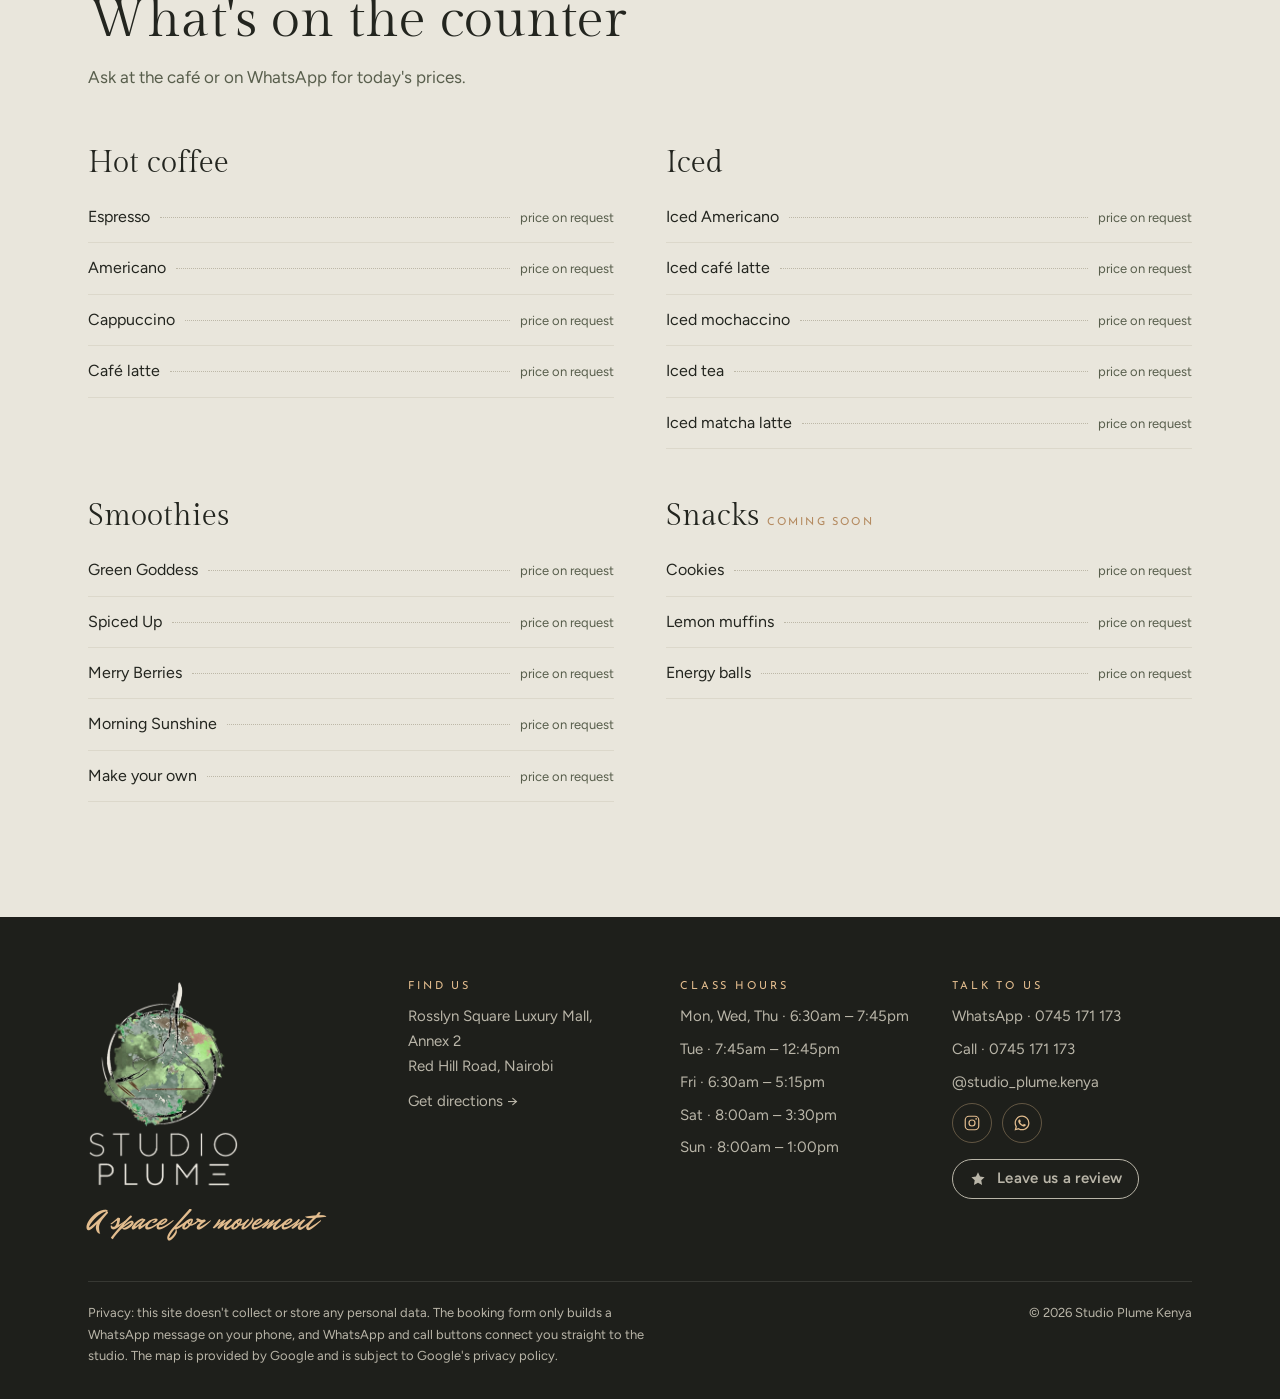
<file: cafe.html>
<!doctype html>
<html lang="en" class="no-js">
<head>
<meta charset="utf-8">
<meta name="viewport" content="width=device-width, initial-scale=1, viewport-fit=cover">
<title>Plume Café | Coffee &amp; Smoothies at Studio Plume, Rosslyn Square</title>
<meta name="description" content="Plume Café sits by the Studio Plume doors at Rosslyn Square: hot and iced coffee, matcha and smoothies for before or after class.">
<link rel="canonical" href="https://ignatius-kimeu.github.io/storyfront-studio-plume/cafe.html">
<meta name="theme-color" content="#1e1f1b">
<meta property="og:type" content="website">
<meta property="og:site_name" content="Studio Plume">
<meta property="og:title" content="Plume Café | Coffee &amp; Smoothies at Studio Plume, Rosslyn Square">
<meta property="og:description" content="Plume Café sits by the Studio Plume doors at Rosslyn Square: hot and iced coffee, matcha and smoothies for before or after class.">
<meta property="og:url" content="https://ignatius-kimeu.github.io/storyfront-studio-plume/cafe.html">
<meta property="og:image" content="https://ignatius-kimeu.github.io/storyfront-studio-plume/og-image.jpg">
<meta property="og:image:width" content="1200">
<meta property="og:image:height" content="630">
<meta property="og:image:alt" content="Studio Plume, a pilates studio at Rosslyn Square, Nairobi">
<meta name="twitter:card" content="summary_large_image">
<meta name="twitter:image" content="https://ignatius-kimeu.github.io/storyfront-studio-plume/og-image.jpg">
<link rel="icon" href="favicon.ico" sizes="any">
<link rel="icon" type="image/png" href="favicon.png">
<link rel="apple-touch-icon" href="apple-touch-icon.png">
<link rel="preconnect" href="https://fonts.googleapis.com"><link rel="preconnect" href="https://fonts.gstatic.com" crossorigin><link rel="stylesheet" href="https://fonts.googleapis.com/css2?family=Figtree:wght@400;500;600&family=Gilda+Display&family=Josefin+Sans:wght@300;400&family=Mr+Dafoe&display=swap">
<link rel="stylesheet" href="css/site.css">

</head>
<body>
<a class="skip" href="#main">Skip to content</a>

<header class="site-header" id="top">
  <div class="wrap bar">
    <a class="brand" href="index.html" aria-label="Studio Plume, home">
      <img class="m" src="images/mark.png" alt="" width="40" height="47">
      <img class="w" src="images/wordmark-light.png" alt="Studio Plume" width="65" height="26">
    </a>
    <button class="menu-btn" type="button" aria-expanded="false" aria-controls="nav">Menu</button>
    <nav class="nav" id="nav" aria-label="Main">
      <a href="index.html">Home</a>
<a href="classes.html">Classes</a>
<a href="timetable.html">Timetable</a>
<a href="pricing.html">Pricing</a>
<a href="studio.html">Studio</a>
<a href="films.html">Films</a>
<a href="cafe.html" aria-current="page">Café</a>
<a href="visit.html">Visit</a>
      <a class="btn btn-glow" href="timetable.html#book">Book a class</a>
    </nav>
  </div>
</header>
<main id="main">
<section class="page-hero">
  <div class="bg"><img src="images/cafe-interior.jpg" alt=""></div>
  <div class="wrap hero-in">
    <p class="eyebrow">Plume Café</p>
    <p class="script">Class, then a smoothie</p>
    <h1>Plume Café</h1>
    <p>Right by the studio doors. Coffee before your early class, a smoothie after it, or a quiet corner to wait for a friend.</p>
  </div>
</section>

<section class="section light"><div class="wrap">
  <div class="split rev">
    <div class="media reveal tilt"><img src="images/cafe-interior.jpg" alt="Plume Café lounge with its sign, a coffee table and fresh flowers" loading="lazy"></div>
    <div class="copy reveal">
      <p class="script" style="font-size:44px;color:var(--olive)">Good mornings</p>
      <h2>Nothing starts the day like class and a smoothie after</h2>
      <p>The café sits at the studio entrance, so it's easy to grab a coffee while you wait or refuel after a reformer session. Hot coffee, iced drinks, matcha and smoothies made to order.</p>
    </div>
  </div>
</div></section>
<section class="section light-2"><div class="wrap">
  <div class="section-head reveal"><p class="eyebrow">The menu</p><h2>What's on the counter</h2><p class="muted">Ask at the café or on WhatsApp for today's prices.</p></div>
  <div class="menu-cols"><div class="menu-col reveal"><h3>Hot coffee</h3><ul><li><span>Espresso</span><em>price on request</em></li><li><span>Americano</span><em>price on request</em></li><li><span>Cappuccino</span><em>price on request</em></li><li><span>Café latte</span><em>price on request</em></li></ul></div><div class="menu-col reveal"><h3>Iced</h3><ul><li><span>Iced Americano</span><em>price on request</em></li><li><span>Iced café latte</span><em>price on request</em></li><li><span>Iced mochaccino</span><em>price on request</em></li><li><span>Iced tea</span><em>price on request</em></li><li><span>Iced matcha latte</span><em>price on request</em></li></ul></div><div class="menu-col reveal"><h3>Smoothies</h3><ul><li><span>Green Goddess</span><em>price on request</em></li><li><span>Spiced Up</span><em>price on request</em></li><li><span>Merry Berries</span><em>price on request</em></li><li><span>Morning Sunshine</span><em>price on request</em></li><li><span>Make your own</span><em>price on request</em></li></ul></div><div class="menu-col reveal"><h3>Snacks<span class="soon">coming soon</span></h3><ul><li><span>Cookies</span><em>price on request</em></li><li><span>Lemon muffins</span><em>price on request</em></li><li><span>Energy balls</span><em>price on request</em></li></ul></div></div>
</div></section>
</main>
<footer class="site-footer">
  <div class="wrap">
    <div class="grid">
      <div>
        <img class="logo" src="images/logo-light.png" alt="Studio Plume logo" width="150" height="205">
        <p class="tag">A space for movement</p>
      </div>
      <div>
        <h4>Find us</h4>
        <p>Rosslyn Square Luxury Mall, Annex&nbsp;2<br>Red Hill Road, Nairobi</p>
        <p style="margin-top:10px"><a href="https://maps.app.goo.gl/HFAf21Vss9rjDAiu8" target="_blank" rel="noopener">Get directions →</a></p>
      </div>
      <div>
        <h4>Class hours</h4>
        <ul>
          <li>Mon, Wed, Thu · 6:30am – 7:45pm</li>
          <li>Tue · 7:45am – 12:45pm</li>
          <li>Fri · 6:30am – 5:15pm</li>
          <li>Sat · 8:00am – 3:30pm</li>
          <li>Sun · 8:00am – 1:00pm</li>
        </ul>
      </div>
      <div>
        <h4>Talk to us</h4>
        <ul>
          <li><a href="https://wa.me/254745171173?text=Hi%20Studio%20Plume!%20I%27d%20like%20to%20ask%20about%20classes." target="_blank" rel="noopener">WhatsApp · 0745 171 173</a></li>
          <li><a href="tel:+254745171173">Call · 0745 171 173</a></li>
          <li><a href="https://www.instagram.com/studio_plume.kenya/" target="_blank" rel="noopener">@studio_plume.kenya</a></li>
        </ul>
        <div class="socials">
          <a href="https://www.instagram.com/studio_plume.kenya/" target="_blank" rel="noopener" aria-label="Instagram"><svg viewBox="0 0 24 24" aria-hidden="true"><rect x="3" y="3" width="18" height="18" rx="5" fill="none" stroke="currentColor" stroke-width="1.6"/><circle cx="12" cy="12" r="4" fill="none" stroke="currentColor" stroke-width="1.6"/><circle cx="17.5" cy="6.5" r="1.1" fill="currentColor"/></svg></a>
          <a href="https://wa.me/254745171173?text=Hi%20Studio%20Plume!%20I%27d%20like%20to%20ask%20about%20classes." target="_blank" rel="noopener" aria-label="WhatsApp"><svg viewBox="0 0 24 24" aria-hidden="true"><path fill="currentColor" d="M12.04 2C6.58 2 2.13 6.45 2.13 11.91c0 1.75.46 3.45 1.32 4.95L2.05 22l5.25-1.38a9.9 9.9 0 0 0 4.74 1.21h.01c5.46 0 9.91-4.45 9.91-9.91A9.85 9.85 0 0 0 12.04 2Zm0 18.15h-.01a8.2 8.2 0 0 1-4.19-1.15l-.3-.18-3.12.82.83-3.04-.2-.31a8.2 8.2 0 0 1-1.26-4.38c0-4.54 3.7-8.24 8.25-8.24a8.24 8.24 0 0 1 8.24 8.25c0 4.54-3.7 8.23-8.24 8.23Zm4.52-6.17c-.25-.12-1.47-.72-1.69-.81-.23-.08-.39-.12-.56.13-.16.24-.64.8-.78.97-.15.16-.29.18-.54.06-.25-.12-1.05-.39-1.99-1.23-.74-.66-1.23-1.47-1.38-1.72-.14-.25-.01-.38.11-.5.11-.11.25-.29.37-.43.13-.15.17-.25.25-.42.08-.16.04-.31-.02-.43-.06-.12-.56-1.34-.76-1.84-.2-.48-.41-.42-.56-.42h-.48a.92.92 0 0 0-.66.31c-.23.25-.87.85-.87 2.07 0 1.22.89 2.4 1.01 2.56.12.17 1.75 2.67 4.23 3.74.59.26 1.05.41 1.41.52.59.19 1.13.16 1.56.1.48-.07 1.47-.6 1.67-1.18.21-.58.21-1.07.15-1.18-.06-.1-.23-.16-.48-.29Z"/></svg></a>
        </div>
        <p style="margin-top:16px"><a class="btn btn-ghost btn-sm" href="https://www.google.com/maps?cid=732230332436845364" target="_blank" rel="noopener"><svg viewBox="0 0 24 24" aria-hidden="true"><path fill="currentColor" d="m12 3 2.7 5.6 6.1.9-4.4 4.3 1 6.1L12 17l-5.4 2.9 1-6.1-4.4-4.3 6.1-.9Z"/></svg> Leave us a review</a></p>
      </div>
    </div>
    <div class="legal">
      <p>Privacy: this site doesn't collect or store any personal data. The booking form only builds a WhatsApp message on your phone, and WhatsApp and call buttons connect you straight to the studio. The map is provided by Google and is subject to Google's privacy policy.</p>
      <p>© <span data-year>2026</span> Studio Plume Kenya</p>
    </div>
  </div>
</footer>
<a class="wa-float" href="https://wa.me/254745171173?text=Hi%20Studio%20Plume!%20I%27d%20like%20to%20ask%20about%20classes." target="_blank" rel="noopener" aria-label="Chat with Studio Plume on WhatsApp"><svg viewBox="0 0 24 24" aria-hidden="true"><path fill="currentColor" d="M12.04 2C6.58 2 2.13 6.45 2.13 11.91c0 1.75.46 3.45 1.32 4.95L2.05 22l5.25-1.38a9.9 9.9 0 0 0 4.74 1.21h.01c5.46 0 9.91-4.45 9.91-9.91A9.85 9.85 0 0 0 12.04 2Zm0 18.15h-.01a8.2 8.2 0 0 1-4.19-1.15l-.3-.18-3.12.82.83-3.04-.2-.31a8.2 8.2 0 0 1-1.26-4.38c0-4.54 3.7-8.24 8.25-8.24a8.24 8.24 0 0 1 8.24 8.25c0 4.54-3.7 8.23-8.24 8.23Zm4.52-6.17c-.25-.12-1.47-.72-1.69-.81-.23-.08-.39-.12-.56.13-.16.24-.64.8-.78.97-.15.16-.29.18-.54.06-.25-.12-1.05-.39-1.99-1.23-.74-.66-1.23-1.47-1.38-1.72-.14-.25-.01-.38.11-.5.11-.11.25-.29.37-.43.13-.15.17-.25.25-.42.08-.16.04-.31-.02-.43-.06-.12-.56-1.34-.76-1.84-.2-.48-.41-.42-.56-.42h-.48a.92.92 0 0 0-.66.31c-.23.25-.87.85-.87 2.07 0 1.22.89 2.4 1.01 2.56.12.17 1.75 2.67 4.23 3.74.59.26 1.05.41 1.41.52.59.19 1.13.16 1.56.1.48-.07 1.47-.6 1.67-1.18.21-.58.21-1.07.15-1.18-.06-.1-.23-.16-.48-.29Z"/></svg></a>
<script src="js/data.js"></script>
<script src="js/site.js"></script>
</body>
</html>
</file>
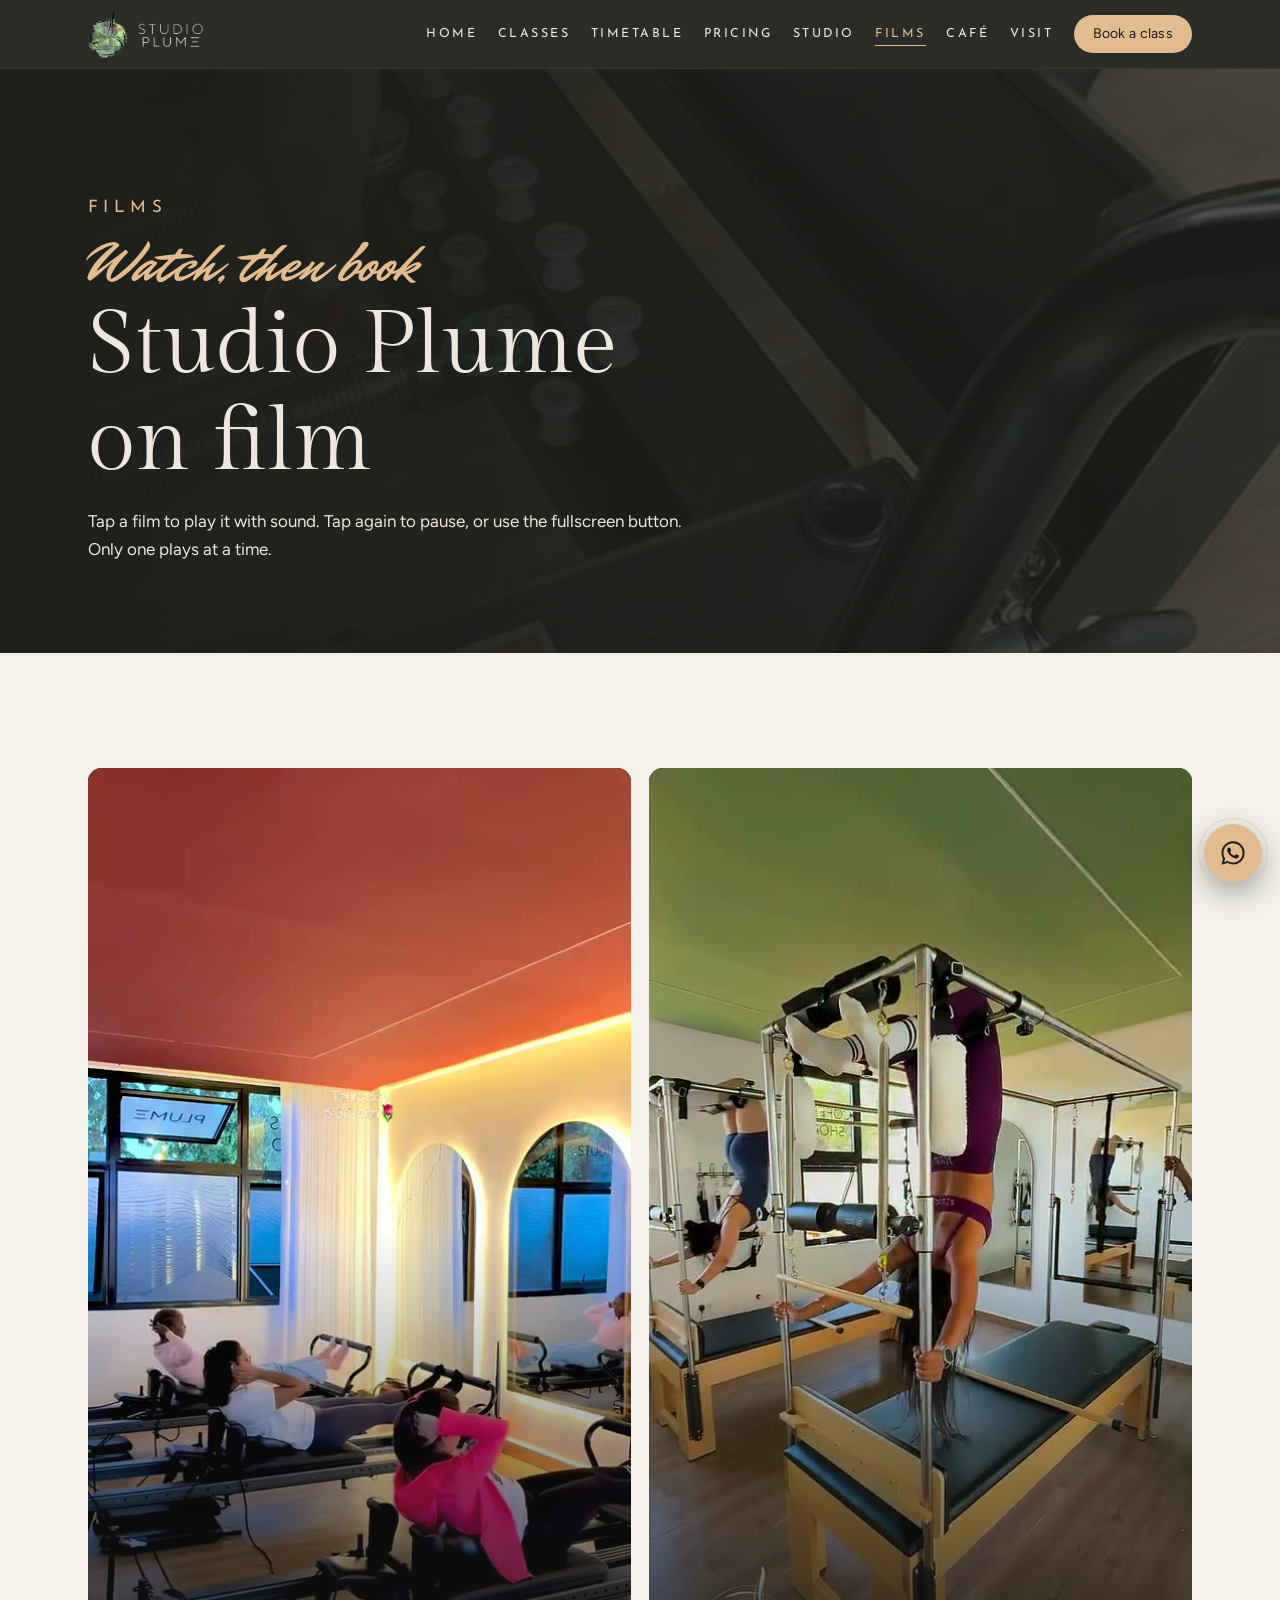
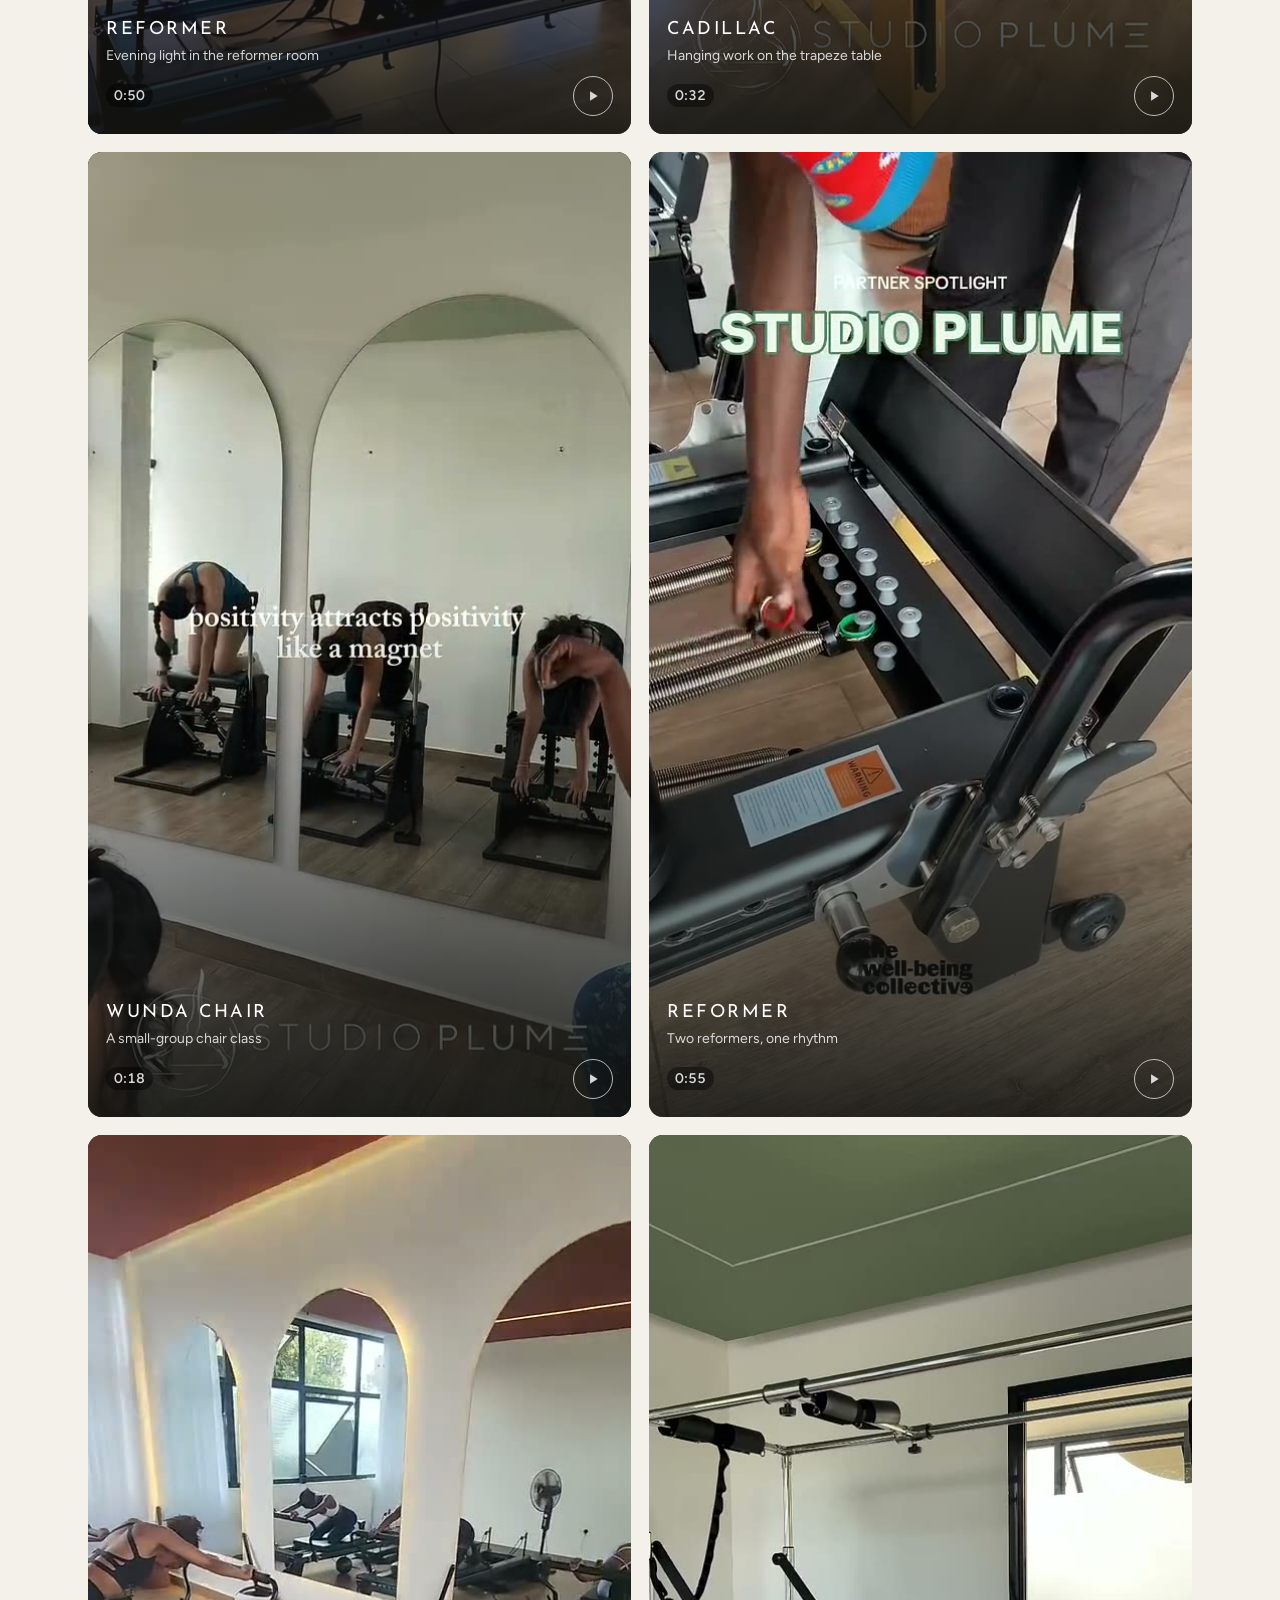
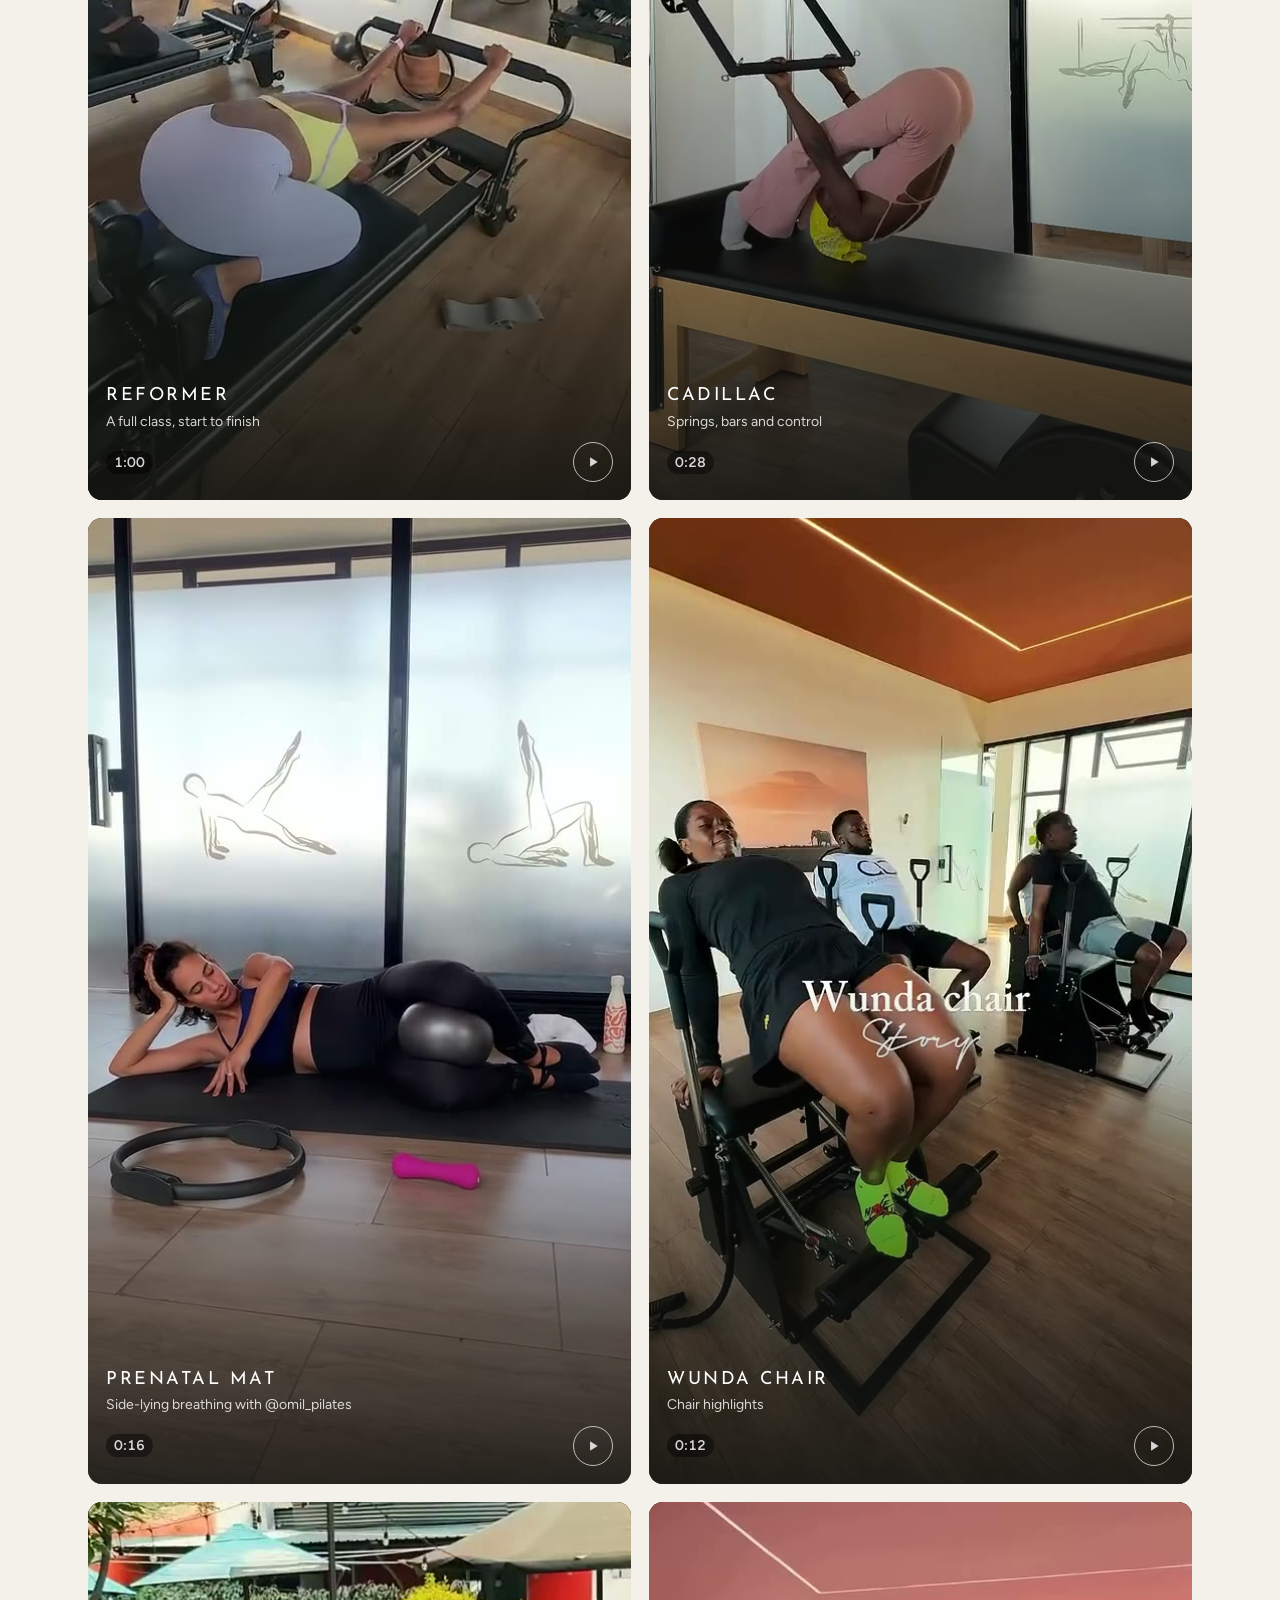
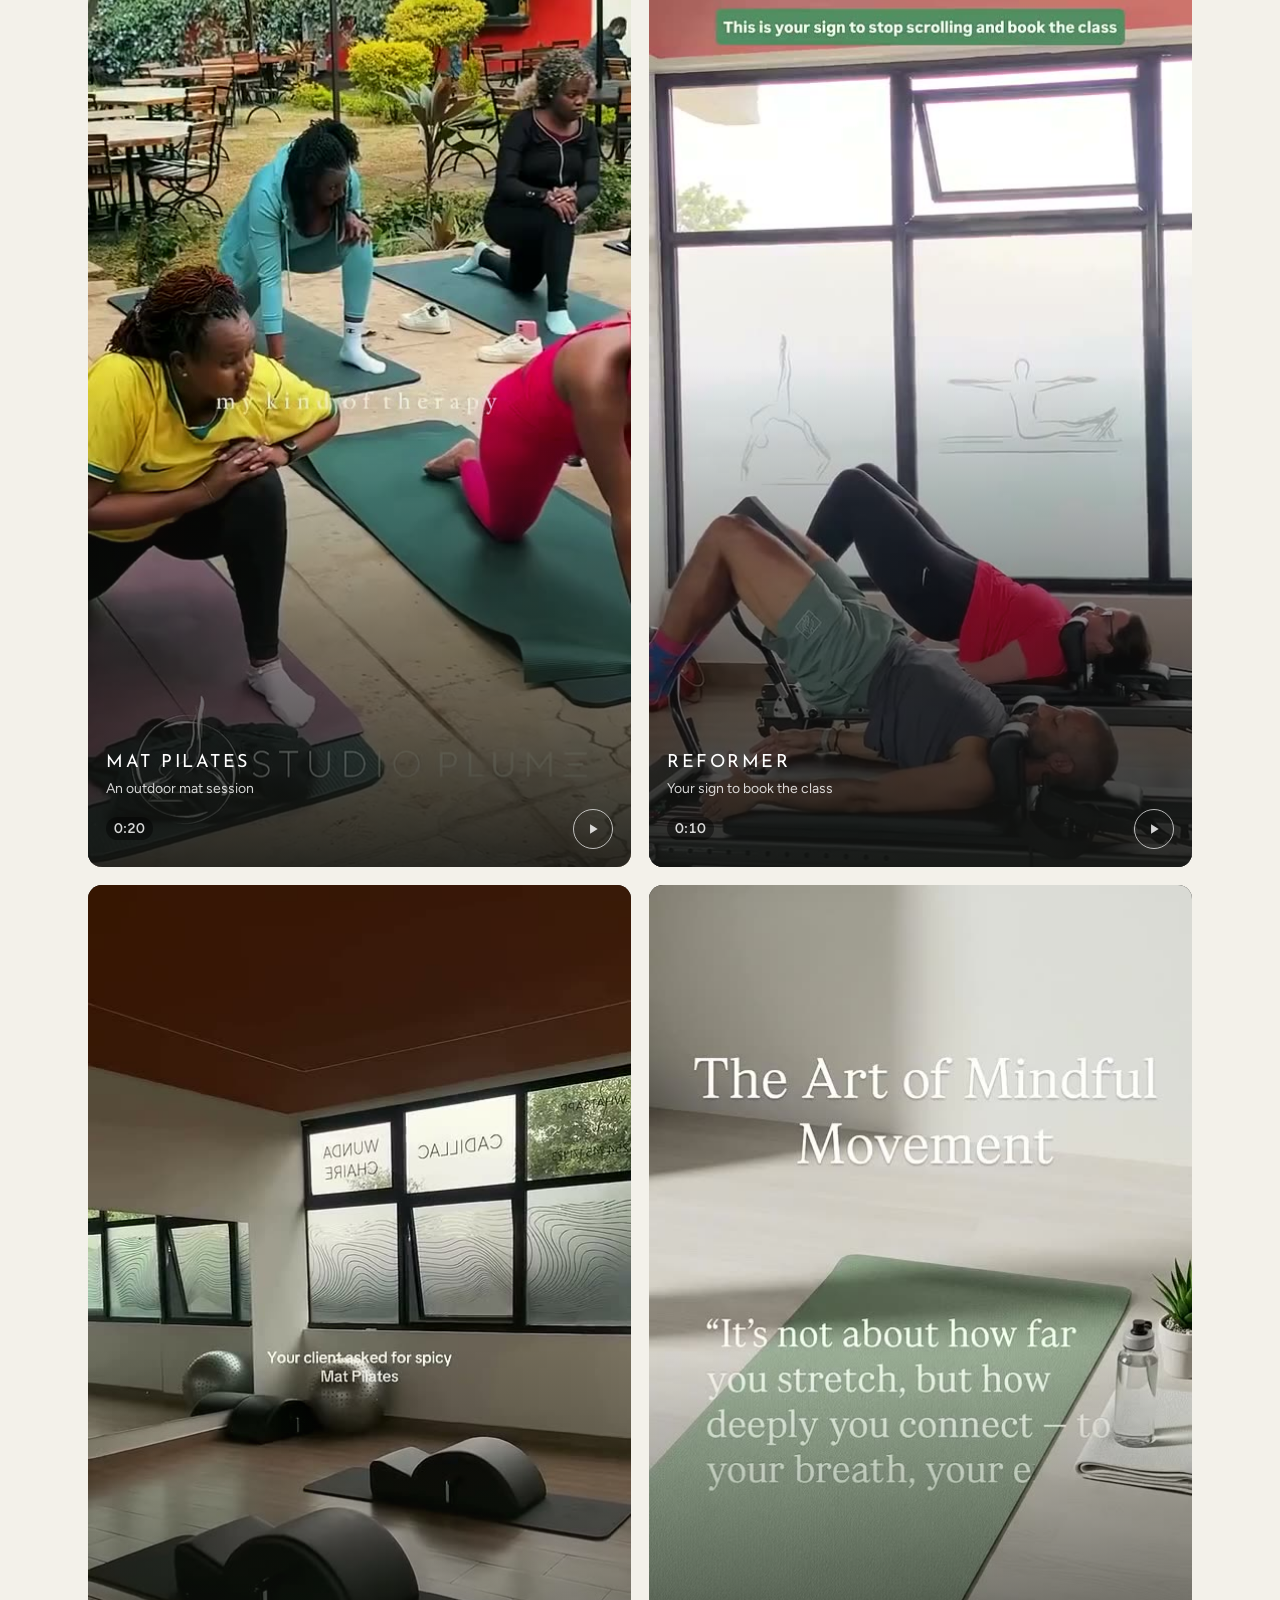
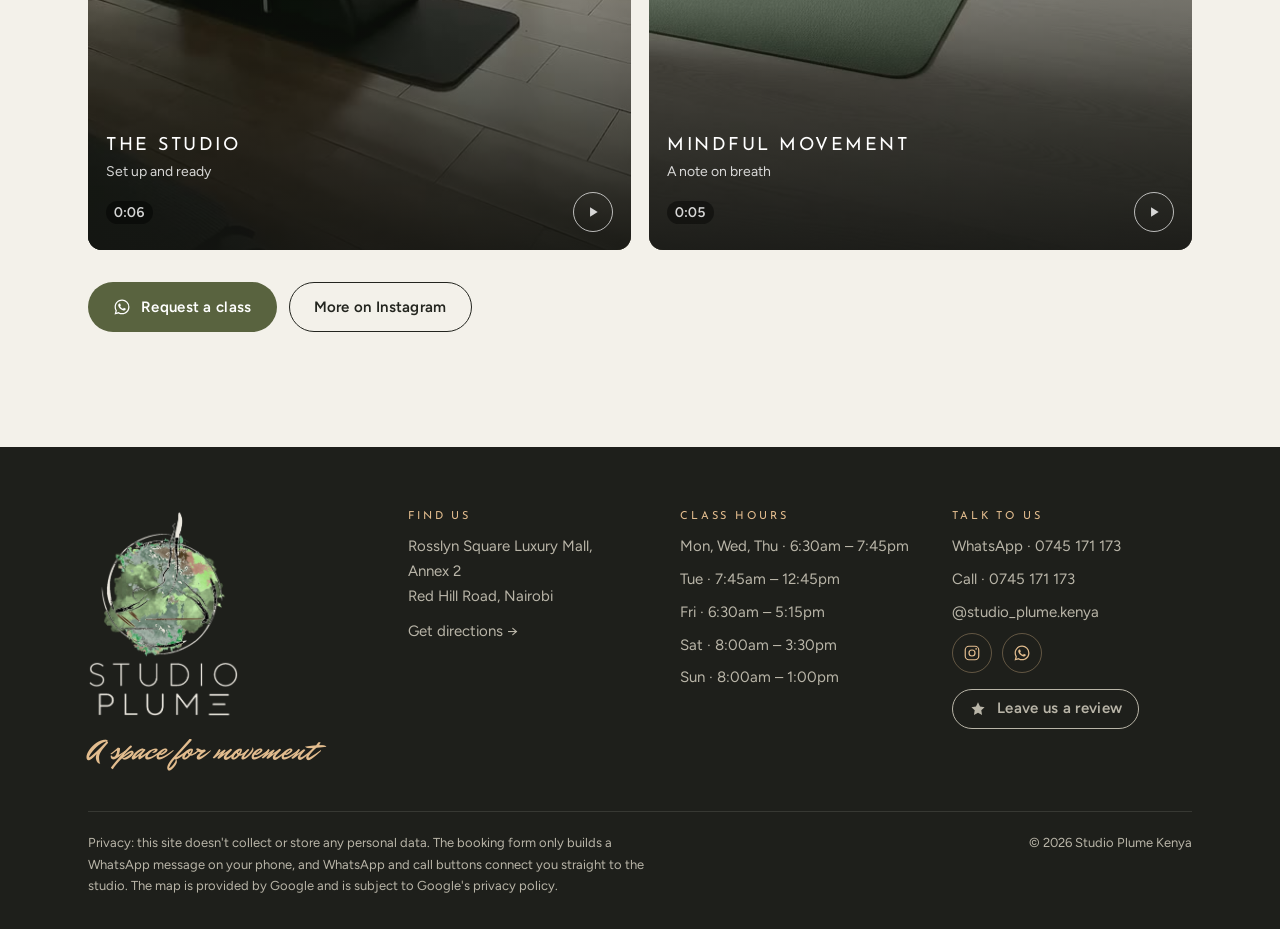
<file: films.html>
<!doctype html>
<html lang="en" class="no-js">
<head>
<meta charset="utf-8">
<meta name="viewport" content="width=device-width, initial-scale=1, viewport-fit=cover">
<title>Films | Pilates Classes on Film at Studio Plume, Nairobi</title>
<meta name="description" content="Watch reformer, Cadillac, Wunda chair and mat classes at Studio Plume, Rosslyn Square. Tap any film to play it with sound.">
<link rel="canonical" href="https://ignatius-kimeu.github.io/storyfront-studio-plume/films.html">
<meta name="theme-color" content="#1e1f1b">
<meta property="og:type" content="website">
<meta property="og:site_name" content="Studio Plume">
<meta property="og:title" content="Films | Pilates Classes on Film at Studio Plume, Nairobi">
<meta property="og:description" content="Watch reformer, Cadillac, Wunda chair and mat classes at Studio Plume, Rosslyn Square. Tap any film to play it with sound.">
<meta property="og:url" content="https://ignatius-kimeu.github.io/storyfront-studio-plume/films.html">
<meta property="og:image" content="https://ignatius-kimeu.github.io/storyfront-studio-plume/og-image.jpg">
<meta property="og:image:width" content="1200">
<meta property="og:image:height" content="630">
<meta property="og:image:alt" content="Studio Plume, a pilates studio at Rosslyn Square, Nairobi">
<meta name="twitter:card" content="summary_large_image">
<meta name="twitter:image" content="https://ignatius-kimeu.github.io/storyfront-studio-plume/og-image.jpg">
<link rel="icon" href="favicon.ico" sizes="any">
<link rel="icon" type="image/png" href="favicon.png">
<link rel="apple-touch-icon" href="apple-touch-icon.png">
<link rel="preconnect" href="https://fonts.googleapis.com"><link rel="preconnect" href="https://fonts.gstatic.com" crossorigin><link rel="stylesheet" href="https://fonts.googleapis.com/css2?family=Figtree:wght@400;500;600&family=Gilda+Display&family=Josefin+Sans:wght@300;400&family=Mr+Dafoe&display=swap">
<link rel="stylesheet" href="css/site.css">

</head>
<body>
<a class="skip" href="#main">Skip to content</a>

<header class="site-header" id="top">
  <div class="wrap bar">
    <a class="brand" href="index.html" aria-label="Studio Plume, home">
      <img class="m" src="images/mark.png" alt="" width="40" height="47">
      <img class="w" src="images/wordmark-light.png" alt="Studio Plume" width="65" height="26">
    </a>
    <button class="menu-btn" type="button" aria-expanded="false" aria-controls="nav">Menu</button>
    <nav class="nav" id="nav" aria-label="Main">
      <a href="index.html">Home</a>
<a href="classes.html">Classes</a>
<a href="timetable.html">Timetable</a>
<a href="pricing.html">Pricing</a>
<a href="studio.html">Studio</a>
<a href="films.html" aria-current="page">Films</a>
<a href="cafe.html">Café</a>
<a href="visit.html">Visit</a>
      <a class="btn btn-glow" href="timetable.html#book">Book a class</a>
    </nav>
  </div>
</header>
<main id="main">
<section class="page-hero">
  <div class="bg"><img src="images/posters/reformer-duo.jpg" alt=""></div>
  <div class="wrap hero-in">
    <p class="eyebrow">Films</p>
    <p class="script">Watch, then book</p>
    <h1>Studio Plume on film</h1>
    <p>Tap a film to play it with sound. Tap again to pause, or use the fullscreen button. Only one plays at a time.</p>
  </div>
</section>

<section class="section light"><div class="wrap">
  <div class="media-grid"><div class="film" data-src="videos/reformer-golden-hour.mp4" role="button" tabindex="0" aria-label="Play film: Reformer, Evening light in the reformer room">
  <img class="poster" src="images/posters/reformer-golden-hour.jpg" alt="Members on reformers in warm evening light under the LED ceiling" loading="lazy">
  <div class="ui"><div class="cap"><b>Reformer</b><span>Evening light in the reformer room</span><div class="row"><span class="dur">0:50</span><span class="play"><svg width="14" height="14" viewBox="0 0 24 24" aria-hidden="true"><path d="M7 4l13 8-13 8z" fill="#fff"/></svg></span></div></div></div>
</div><div class="film" data-src="videos/cadillac-trapeze.mp4" role="button" tabindex="0" aria-label="Play film: Cadillac, Hanging work on the trapeze table">
  <img class="poster" src="images/posters/cadillac-trapeze.jpg" alt="Member hanging from the Cadillac trapeze bar" loading="lazy">
  <div class="ui"><div class="cap"><b>Cadillac</b><span>Hanging work on the trapeze table</span><div class="row"><span class="dur">0:32</span><span class="play"><svg width="14" height="14" viewBox="0 0 24 24" aria-hidden="true"><path d="M7 4l13 8-13 8z" fill="#fff"/></svg></span></div></div></div>
</div><div class="film" data-src="videos/wunda-chair-class.mp4" role="button" tabindex="0" aria-label="Play film: Wunda chair, A small-group chair class">
  <img class="poster" src="images/posters/wunda-chair-class.jpg" alt="Instructor guiding members on Wunda chairs in front of arched mirrors" loading="lazy">
  <div class="ui"><div class="cap"><b>Wunda chair</b><span>A small-group chair class</span><div class="row"><span class="dur">0:18</span><span class="play"><svg width="14" height="14" viewBox="0 0 24 24" aria-hidden="true"><path d="M7 4l13 8-13 8z" fill="#fff"/></svg></span></div></div></div>
</div><div class="film" data-src="videos/reformer-duo.mp4" role="button" tabindex="0" aria-label="Play film: Reformer, Two reformers, one rhythm">
  <img class="poster" src="images/posters/reformer-duo.jpg" alt="Two members working side by side on reformers" loading="lazy">
  <div class="ui"><div class="cap"><b>Reformer</b><span>Two reformers, one rhythm</span><div class="row"><span class="dur">0:55</span><span class="play"><svg width="14" height="14" viewBox="0 0 24 24" aria-hidden="true"><path d="M7 4l13 8-13 8z" fill="#fff"/></svg></span></div></div></div>
</div><div class="film" data-src="videos/reformer-class-wide.mp4" role="button" tabindex="0" aria-label="Play film: Reformer, A full class, start to finish">
  <img class="poster" src="images/posters/reformer-class-wide.jpg" alt="Wide view of a reformer class in progress" loading="lazy">
  <div class="ui"><div class="cap"><b>Reformer</b><span>A full class, start to finish</span><div class="row"><span class="dur">1:00</span><span class="play"><svg width="14" height="14" viewBox="0 0 24 24" aria-hidden="true"><path d="M7 4l13 8-13 8z" fill="#fff"/></svg></span></div></div></div>
</div><div class="film" data-src="videos/cadillac-tower.mp4" role="button" tabindex="0" aria-label="Play film: Cadillac, Springs, bars and control">
  <img class="poster" src="images/posters/cadillac-tower.jpg" alt="Member on the Cadillac pressing into the springs" loading="lazy">
  <div class="ui"><div class="cap"><b>Cadillac</b><span>Springs, bars and control</span><div class="row"><span class="dur">0:28</span><span class="play"><svg width="14" height="14" viewBox="0 0 24 24" aria-hidden="true"><path d="M7 4l13 8-13 8z" fill="#fff"/></svg></span></div></div></div>
</div><div class="film" data-src="videos/prenatal-mat-breathing.mp4" role="button" tabindex="0" aria-label="Play film: Prenatal mat, Side-lying breathing with @omil_pilates">
  <img class="poster" src="images/posters/prenatal-mat-breathing.jpg" alt="Instructor demonstrating side-lying mat work with a small ball" loading="lazy">
  <div class="ui"><div class="cap"><b>Prenatal mat</b><span>Side-lying breathing with @omil_pilates</span><div class="row"><span class="dur">0:16</span><span class="play"><svg width="14" height="14" viewBox="0 0 24 24" aria-hidden="true"><path d="M7 4l13 8-13 8z" fill="#fff"/></svg></span></div></div></div>
</div><div class="film" data-src="videos/wunda-chair-collage.mp4" role="button" tabindex="0" aria-label="Play film: Wunda chair, Chair highlights">
  <img class="poster" src="images/posters/wunda-chair-collage.jpg" alt="Collage of Wunda chair exercises" loading="lazy">
  <div class="ui"><div class="cap"><b>Wunda chair</b><span>Chair highlights</span><div class="row"><span class="dur">0:12</span><span class="play"><svg width="14" height="14" viewBox="0 0 24 24" aria-hidden="true"><path d="M7 4l13 8-13 8z" fill="#fff"/></svg></span></div></div></div>
</div><div class="film" data-src="videos/outdoor-mat-session.mp4" role="button" tabindex="0" aria-label="Play film: Mat pilates, An outdoor mat session">
  <img class="poster" src="images/posters/outdoor-mat-session.jpg" alt="Group doing mat pilates outdoors on a terrace" loading="lazy">
  <div class="ui"><div class="cap"><b>Mat pilates</b><span>An outdoor mat session</span><div class="row"><span class="dur">0:20</span><span class="play"><svg width="14" height="14" viewBox="0 0 24 24" aria-hidden="true"><path d="M7 4l13 8-13 8z" fill="#fff"/></svg></span></div></div></div>
</div><div class="film" data-src="videos/reformer-stop-scrolling.mp4" role="button" tabindex="0" aria-label="Play film: Reformer, Your sign to book the class">
  <img class="poster" src="images/posters/reformer-stop-scrolling.jpg" alt="Two members on reformers with legs raised" loading="lazy">
  <div class="ui"><div class="cap"><b>Reformer</b><span>Your sign to book the class</span><div class="row"><span class="dur">0:10</span><span class="play"><svg width="14" height="14" viewBox="0 0 24 24" aria-hidden="true"><path d="M7 4l13 8-13 8z" fill="#fff"/></svg></span></div></div></div>
</div><div class="film" data-src="videos/studio-arcs-barrels.mp4" role="button" tabindex="0" aria-label="Play film: The studio, Set up and ready">
  <img class="poster" src="images/posters/studio-arcs-barrels.jpg" alt="Spine correctors laid out on mats in the studio" loading="lazy">
  <div class="ui"><div class="cap"><b>The studio</b><span>Set up and ready</span><div class="row"><span class="dur">0:06</span><span class="play"><svg width="14" height="14" viewBox="0 0 24 24" aria-hidden="true"><path d="M7 4l13 8-13 8z" fill="#fff"/></svg></span></div></div></div>
</div><div class="film" data-src="videos/mindful-movement-card.mp4" role="button" tabindex="0" aria-label="Play film: Mindful movement, A note on breath">
  <img class="poster" src="images/posters/mindful-movement-card.jpg" alt="Text card reading The Art of Mindful Movement over a green mat" loading="lazy">
  <div class="ui"><div class="cap"><b>Mindful movement</b><span>A note on breath</span><div class="row"><span class="dur">0:05</span><span class="play"><svg width="14" height="14" viewBox="0 0 24 24" aria-hidden="true"><path d="M7 4l13 8-13 8z" fill="#fff"/></svg></span></div></div></div>
</div></div>
  <div class="btn-row" style="margin-top:32px"><a class="btn btn-olive" href="timetable.html#book"><svg viewBox="0 0 24 24" aria-hidden="true"><path fill="currentColor" d="M12.04 2C6.58 2 2.13 6.45 2.13 11.91c0 1.75.46 3.45 1.32 4.95L2.05 22l5.25-1.38a9.9 9.9 0 0 0 4.74 1.21h.01c5.46 0 9.91-4.45 9.91-9.91A9.85 9.85 0 0 0 12.04 2Zm0 18.15h-.01a8.2 8.2 0 0 1-4.19-1.15l-.3-.18-3.12.82.83-3.04-.2-.31a8.2 8.2 0 0 1-1.26-4.38c0-4.54 3.7-8.24 8.25-8.24a8.24 8.24 0 0 1 8.24 8.25c0 4.54-3.7 8.23-8.24 8.23Zm4.52-6.17c-.25-.12-1.47-.72-1.69-.81-.23-.08-.39-.12-.56.13-.16.24-.64.8-.78.97-.15.16-.29.18-.54.06-.25-.12-1.05-.39-1.99-1.23-.74-.66-1.23-1.47-1.38-1.72-.14-.25-.01-.38.11-.5.11-.11.25-.29.37-.43.13-.15.17-.25.25-.42.08-.16.04-.31-.02-.43-.06-.12-.56-1.34-.76-1.84-.2-.48-.41-.42-.56-.42h-.48a.92.92 0 0 0-.66.31c-.23.25-.87.85-.87 2.07 0 1.22.89 2.4 1.01 2.56.12.17 1.75 2.67 4.23 3.74.59.26 1.05.41 1.41.52.59.19 1.13.16 1.56.1.48-.07 1.47-.6 1.67-1.18.21-.58.21-1.07.15-1.18-.06-.1-.23-.16-.48-.29Z"/></svg> Request a class</a><a class="btn btn-ghost" href="https://www.instagram.com/studio_plume.kenya/" target="_blank" rel="noopener">More on Instagram</a></div>
</div></section>
</main>
<footer class="site-footer">
  <div class="wrap">
    <div class="grid">
      <div>
        <img class="logo" src="images/logo-light.png" alt="Studio Plume logo" width="150" height="205">
        <p class="tag">A space for movement</p>
      </div>
      <div>
        <h4>Find us</h4>
        <p>Rosslyn Square Luxury Mall, Annex&nbsp;2<br>Red Hill Road, Nairobi</p>
        <p style="margin-top:10px"><a href="https://maps.app.goo.gl/HFAf21Vss9rjDAiu8" target="_blank" rel="noopener">Get directions →</a></p>
      </div>
      <div>
        <h4>Class hours</h4>
        <ul>
          <li>Mon, Wed, Thu · 6:30am – 7:45pm</li>
          <li>Tue · 7:45am – 12:45pm</li>
          <li>Fri · 6:30am – 5:15pm</li>
          <li>Sat · 8:00am – 3:30pm</li>
          <li>Sun · 8:00am – 1:00pm</li>
        </ul>
      </div>
      <div>
        <h4>Talk to us</h4>
        <ul>
          <li><a href="https://wa.me/254745171173?text=Hi%20Studio%20Plume!%20I%27d%20like%20to%20ask%20about%20classes." target="_blank" rel="noopener">WhatsApp · 0745 171 173</a></li>
          <li><a href="tel:+254745171173">Call · 0745 171 173</a></li>
          <li><a href="https://www.instagram.com/studio_plume.kenya/" target="_blank" rel="noopener">@studio_plume.kenya</a></li>
        </ul>
        <div class="socials">
          <a href="https://www.instagram.com/studio_plume.kenya/" target="_blank" rel="noopener" aria-label="Instagram"><svg viewBox="0 0 24 24" aria-hidden="true"><rect x="3" y="3" width="18" height="18" rx="5" fill="none" stroke="currentColor" stroke-width="1.6"/><circle cx="12" cy="12" r="4" fill="none" stroke="currentColor" stroke-width="1.6"/><circle cx="17.5" cy="6.5" r="1.1" fill="currentColor"/></svg></a>
          <a href="https://wa.me/254745171173?text=Hi%20Studio%20Plume!%20I%27d%20like%20to%20ask%20about%20classes." target="_blank" rel="noopener" aria-label="WhatsApp"><svg viewBox="0 0 24 24" aria-hidden="true"><path fill="currentColor" d="M12.04 2C6.58 2 2.13 6.45 2.13 11.91c0 1.75.46 3.45 1.32 4.95L2.05 22l5.25-1.38a9.9 9.9 0 0 0 4.74 1.21h.01c5.46 0 9.91-4.45 9.91-9.91A9.85 9.85 0 0 0 12.04 2Zm0 18.15h-.01a8.2 8.2 0 0 1-4.19-1.15l-.3-.18-3.12.82.83-3.04-.2-.31a8.2 8.2 0 0 1-1.26-4.38c0-4.54 3.7-8.24 8.25-8.24a8.24 8.24 0 0 1 8.24 8.25c0 4.54-3.7 8.23-8.24 8.23Zm4.52-6.17c-.25-.12-1.47-.72-1.69-.81-.23-.08-.39-.12-.56.13-.16.24-.64.8-.78.97-.15.16-.29.18-.54.06-.25-.12-1.05-.39-1.99-1.23-.74-.66-1.23-1.47-1.38-1.72-.14-.25-.01-.38.11-.5.11-.11.25-.29.37-.43.13-.15.17-.25.25-.42.08-.16.04-.31-.02-.43-.06-.12-.56-1.34-.76-1.84-.2-.48-.41-.42-.56-.42h-.48a.92.92 0 0 0-.66.31c-.23.25-.87.85-.87 2.07 0 1.22.89 2.4 1.01 2.56.12.17 1.75 2.67 4.23 3.74.59.26 1.05.41 1.41.52.59.19 1.13.16 1.56.1.48-.07 1.47-.6 1.67-1.18.21-.58.21-1.07.15-1.18-.06-.1-.23-.16-.48-.29Z"/></svg></a>
        </div>
        <p style="margin-top:16px"><a class="btn btn-ghost btn-sm" href="https://www.google.com/maps?cid=732230332436845364" target="_blank" rel="noopener"><svg viewBox="0 0 24 24" aria-hidden="true"><path fill="currentColor" d="m12 3 2.7 5.6 6.1.9-4.4 4.3 1 6.1L12 17l-5.4 2.9 1-6.1-4.4-4.3 6.1-.9Z"/></svg> Leave us a review</a></p>
      </div>
    </div>
    <div class="legal">
      <p>Privacy: this site doesn't collect or store any personal data. The booking form only builds a WhatsApp message on your phone, and WhatsApp and call buttons connect you straight to the studio. The map is provided by Google and is subject to Google's privacy policy.</p>
      <p>© <span data-year>2026</span> Studio Plume Kenya</p>
    </div>
  </div>
</footer>
<a class="wa-float" href="https://wa.me/254745171173?text=Hi%20Studio%20Plume!%20I%27d%20like%20to%20ask%20about%20classes." target="_blank" rel="noopener" aria-label="Chat with Studio Plume on WhatsApp"><svg viewBox="0 0 24 24" aria-hidden="true"><path fill="currentColor" d="M12.04 2C6.58 2 2.13 6.45 2.13 11.91c0 1.75.46 3.45 1.32 4.95L2.05 22l5.25-1.38a9.9 9.9 0 0 0 4.74 1.21h.01c5.46 0 9.91-4.45 9.91-9.91A9.85 9.85 0 0 0 12.04 2Zm0 18.15h-.01a8.2 8.2 0 0 1-4.19-1.15l-.3-.18-3.12.82.83-3.04-.2-.31a8.2 8.2 0 0 1-1.26-4.38c0-4.54 3.7-8.24 8.25-8.24a8.24 8.24 0 0 1 8.24 8.25c0 4.54-3.7 8.23-8.24 8.23Zm4.52-6.17c-.25-.12-1.47-.72-1.69-.81-.23-.08-.39-.12-.56.13-.16.24-.64.8-.78.97-.15.16-.29.18-.54.06-.25-.12-1.05-.39-1.99-1.23-.74-.66-1.23-1.47-1.38-1.72-.14-.25-.01-.38.11-.5.11-.11.25-.29.37-.43.13-.15.17-.25.25-.42.08-.16.04-.31-.02-.43-.06-.12-.56-1.34-.76-1.84-.2-.48-.41-.42-.56-.42h-.48a.92.92 0 0 0-.66.31c-.23.25-.87.85-.87 2.07 0 1.22.89 2.4 1.01 2.56.12.17 1.75 2.67 4.23 3.74.59.26 1.05.41 1.41.52.59.19 1.13.16 1.56.1.48-.07 1.47-.6 1.67-1.18.21-.58.21-1.07.15-1.18-.06-.1-.23-.16-.48-.29Z"/></svg></a>
<script src="js/data.js"></script>
<script src="js/site.js"></script>
</body>
</html>
</file>
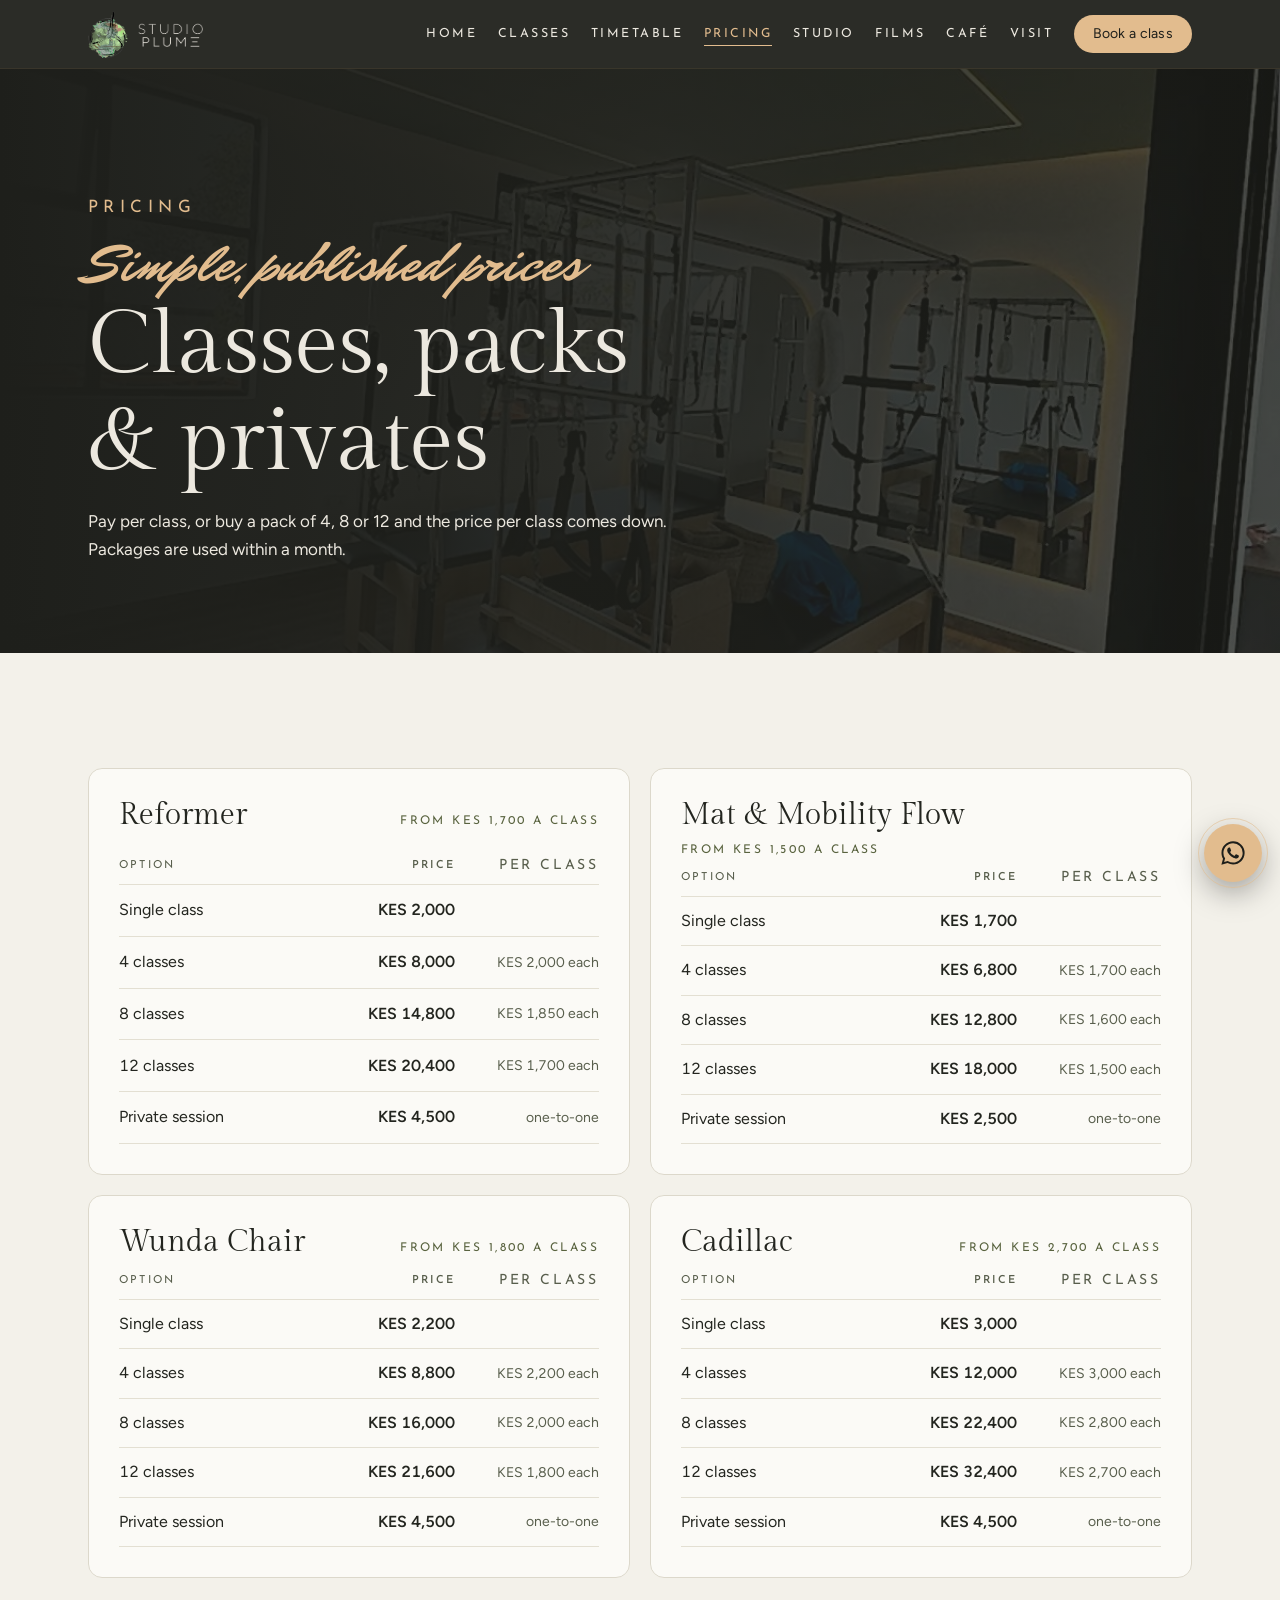
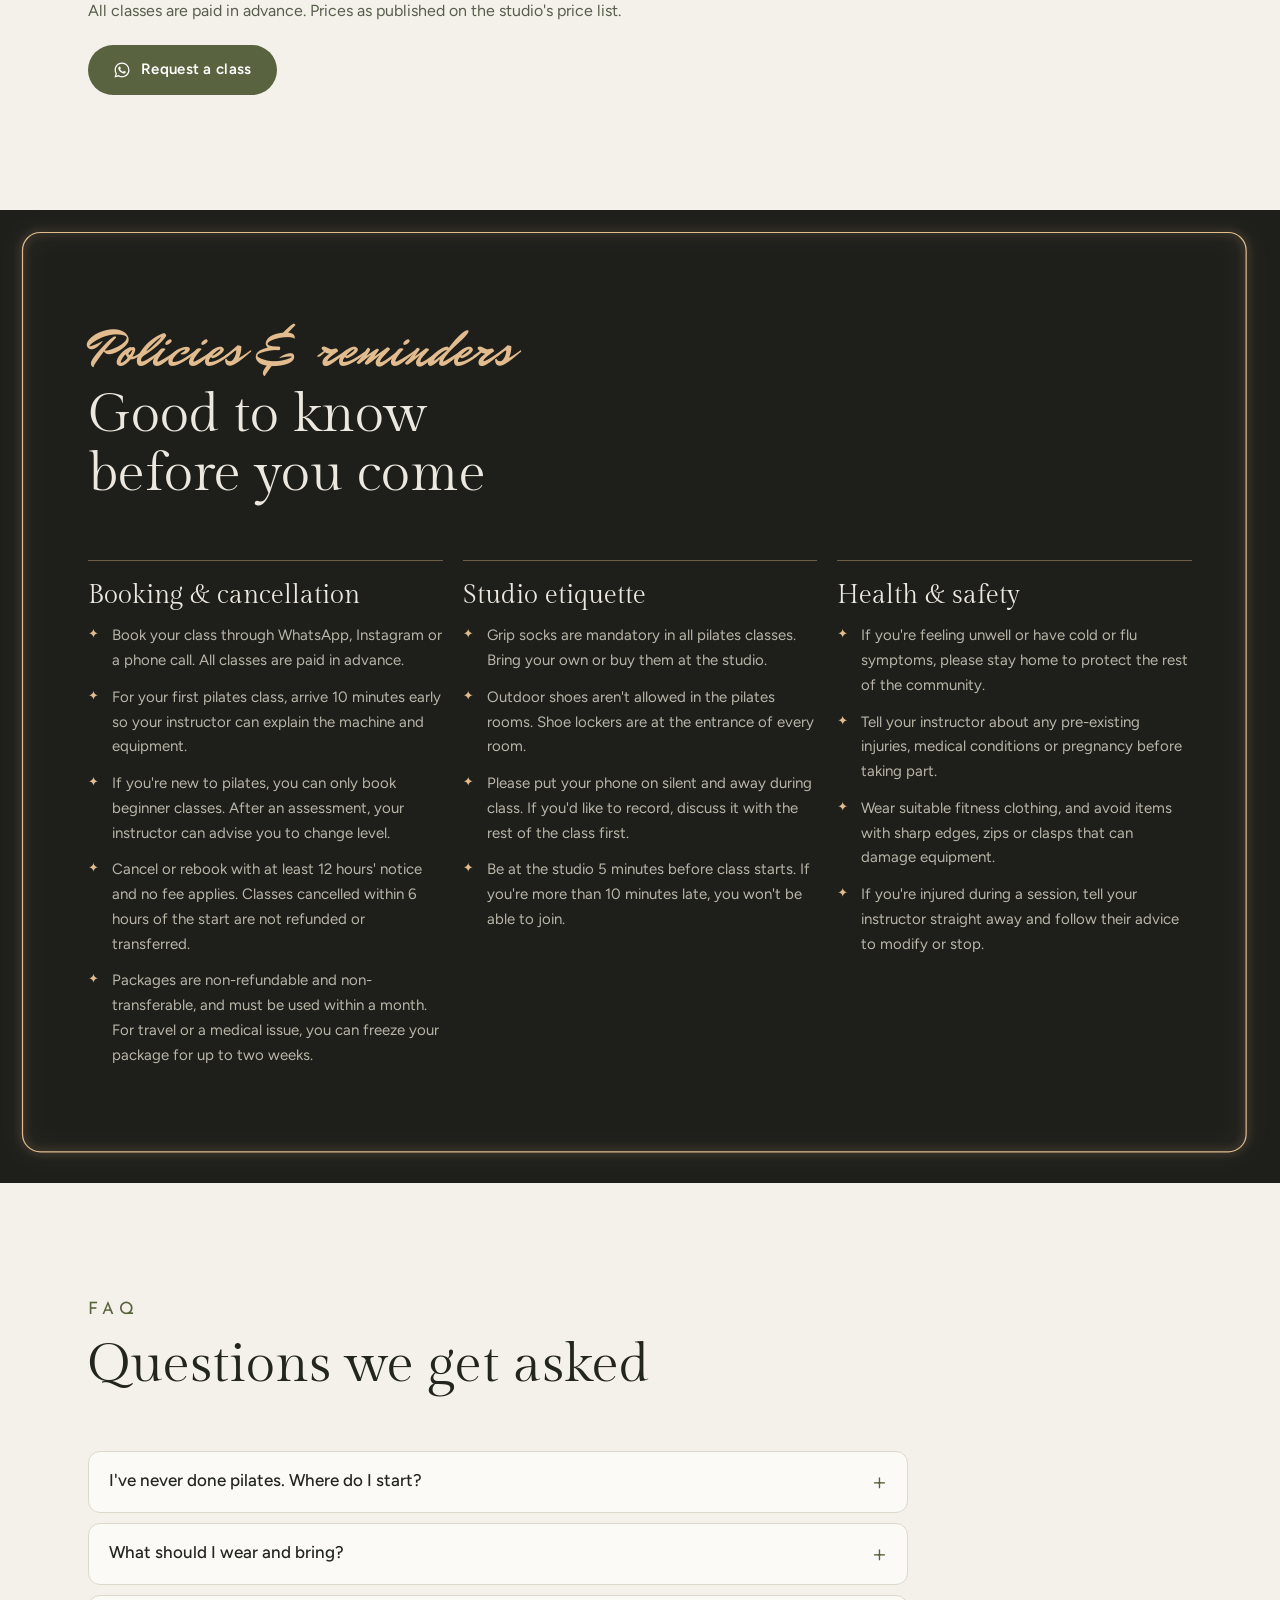
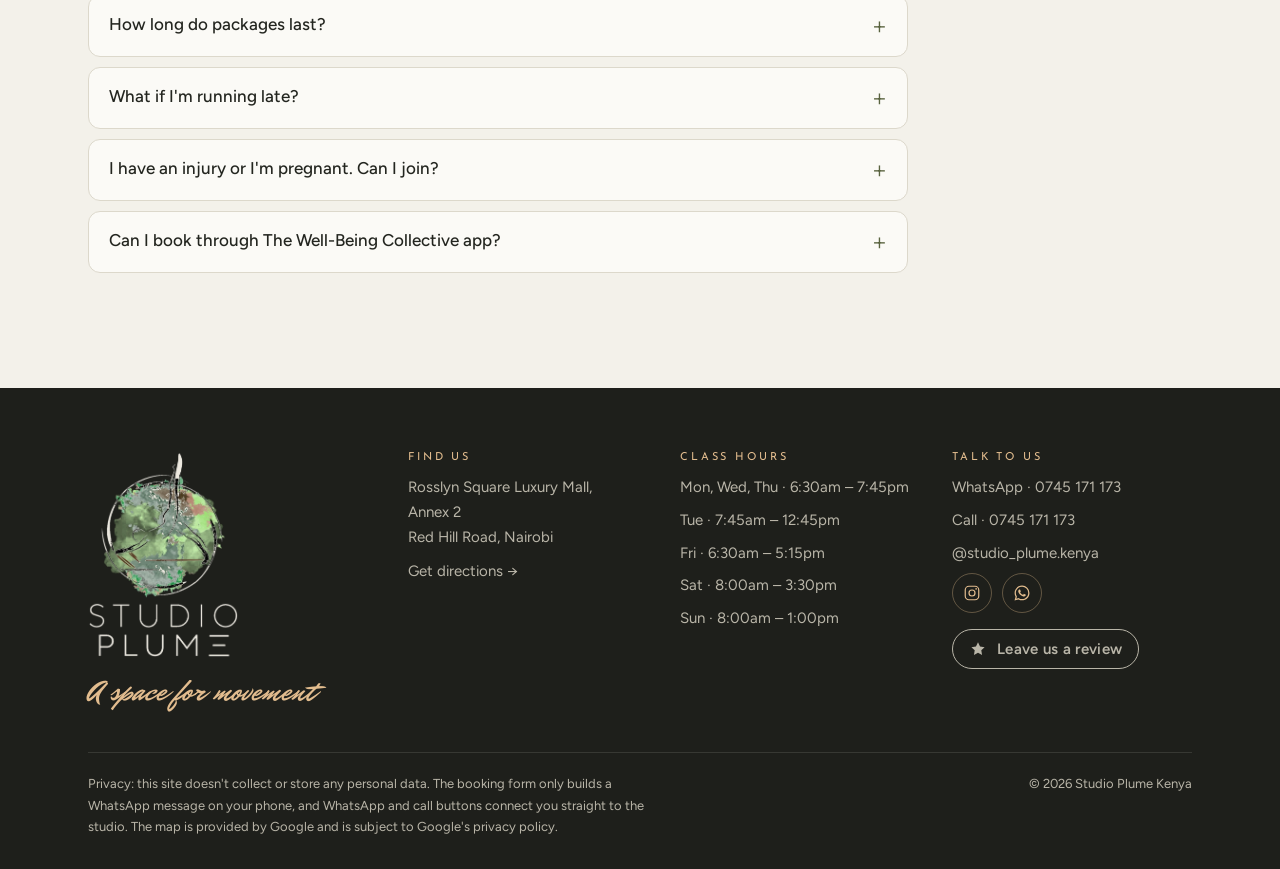
<file: pricing.html>
<!doctype html>
<html lang="en" class="no-js">
<head>
<meta charset="utf-8">
<meta name="viewport" content="width=device-width, initial-scale=1, viewport-fit=cover">
<title>Prices &amp; Class Packs | Studio Plume Pilates, Nairobi</title>
<meta name="description" content="Studio Plume pilates prices: single classes from KES 1,700, packs of 4, 8 and 12, and private sessions. Plus booking, cancellation and studio policies.">
<link rel="canonical" href="https://ignatius-kimeu.github.io/storyfront-studio-plume/pricing.html">
<meta name="theme-color" content="#1e1f1b">
<meta property="og:type" content="website">
<meta property="og:site_name" content="Studio Plume">
<meta property="og:title" content="Prices &amp; Class Packs | Studio Plume Pilates, Nairobi">
<meta property="og:description" content="Studio Plume pilates prices: single classes from KES 1,700, packs of 4, 8 and 12, and private sessions. Plus booking, cancellation and studio policies.">
<meta property="og:url" content="https://ignatius-kimeu.github.io/storyfront-studio-plume/pricing.html">
<meta property="og:image" content="https://ignatius-kimeu.github.io/storyfront-studio-plume/og-image.jpg">
<meta property="og:image:width" content="1200">
<meta property="og:image:height" content="630">
<meta property="og:image:alt" content="Studio Plume, a pilates studio at Rosslyn Square, Nairobi">
<meta name="twitter:card" content="summary_large_image">
<meta name="twitter:image" content="https://ignatius-kimeu.github.io/storyfront-studio-plume/og-image.jpg">
<link rel="icon" href="favicon.ico" sizes="any">
<link rel="icon" type="image/png" href="favicon.png">
<link rel="apple-touch-icon" href="apple-touch-icon.png">
<link rel="preconnect" href="https://fonts.googleapis.com"><link rel="preconnect" href="https://fonts.gstatic.com" crossorigin><link rel="stylesheet" href="https://fonts.googleapis.com/css2?family=Figtree:wght@400;500;600&family=Gilda+Display&family=Josefin+Sans:wght@300;400&family=Mr+Dafoe&display=swap">
<link rel="stylesheet" href="css/site.css">

</head>
<body>
<a class="skip" href="#main">Skip to content</a>

<header class="site-header" id="top">
  <div class="wrap bar">
    <a class="brand" href="index.html" aria-label="Studio Plume, home">
      <img class="m" src="images/mark.png" alt="" width="40" height="47">
      <img class="w" src="images/wordmark-light.png" alt="Studio Plume" width="65" height="26">
    </a>
    <button class="menu-btn" type="button" aria-expanded="false" aria-controls="nav">Menu</button>
    <nav class="nav" id="nav" aria-label="Main">
      <a href="index.html">Home</a>
<a href="classes.html">Classes</a>
<a href="timetable.html">Timetable</a>
<a href="pricing.html" aria-current="page">Pricing</a>
<a href="studio.html">Studio</a>
<a href="films.html">Films</a>
<a href="cafe.html">Café</a>
<a href="visit.html">Visit</a>
      <a class="btn btn-glow" href="timetable.html#book">Book a class</a>
    </nav>
  </div>
</header>
<main id="main">
<section class="page-hero">
  <div class="bg"><img src="images/cadillac-room.jpg" alt=""></div>
  <div class="wrap hero-in">
    <p class="eyebrow">Pricing</p>
    <p class="script">Simple, published prices</p>
    <h1>Classes, packs &amp; privates</h1>
    <p>Pay per class, or buy a pack of 4, 8 or 12 and the price per class comes down. Packages are used within a month.</p>
  </div>
</section>

<section class="section light"><div class="wrap">
  <div class="price-grid"><article class="price-card reveal tilt"><header><h3>Reformer</h3><span class="from">from KES 1,700 a class</span></header>
<table class="price-table"><thead><tr><th>Option</th><th>Price</th><th>Per class</th></tr></thead><tbody><tr><td>Single class</td><td>KES 2,000</td><td></td></tr><tr><td>4 classes</td><td>KES 8,000</td><td>KES 2,000 each</td></tr><tr><td>8 classes</td><td>KES 14,800</td><td>KES 1,850 each</td></tr><tr><td>12 classes</td><td>KES 20,400</td><td>KES 1,700 each</td></tr><tr><td>Private session</td><td>KES 4,500</td><td>one-to-one</td></tr></tbody></table></article>
<article class="price-card reveal tilt"><header><h3>Mat &amp; Mobility Flow</h3><span class="from">from KES 1,500 a class</span></header>
<table class="price-table"><thead><tr><th>Option</th><th>Price</th><th>Per class</th></tr></thead><tbody><tr><td>Single class</td><td>KES 1,700</td><td></td></tr><tr><td>4 classes</td><td>KES 6,800</td><td>KES 1,700 each</td></tr><tr><td>8 classes</td><td>KES 12,800</td><td>KES 1,600 each</td></tr><tr><td>12 classes</td><td>KES 18,000</td><td>KES 1,500 each</td></tr><tr><td>Private session</td><td>KES 2,500</td><td>one-to-one</td></tr></tbody></table></article>
<article class="price-card reveal tilt"><header><h3>Wunda Chair</h3><span class="from">from KES 1,800 a class</span></header>
<table class="price-table"><thead><tr><th>Option</th><th>Price</th><th>Per class</th></tr></thead><tbody><tr><td>Single class</td><td>KES 2,200</td><td></td></tr><tr><td>4 classes</td><td>KES 8,800</td><td>KES 2,200 each</td></tr><tr><td>8 classes</td><td>KES 16,000</td><td>KES 2,000 each</td></tr><tr><td>12 classes</td><td>KES 21,600</td><td>KES 1,800 each</td></tr><tr><td>Private session</td><td>KES 4,500</td><td>one-to-one</td></tr></tbody></table></article>
<article class="price-card reveal tilt"><header><h3>Cadillac</h3><span class="from">from KES 2,700 a class</span></header>
<table class="price-table"><thead><tr><th>Option</th><th>Price</th><th>Per class</th></tr></thead><tbody><tr><td>Single class</td><td>KES 3,000</td><td></td></tr><tr><td>4 classes</td><td>KES 12,000</td><td>KES 3,000 each</td></tr><tr><td>8 classes</td><td>KES 22,400</td><td>KES 2,800 each</td></tr><tr><td>12 classes</td><td>KES 32,400</td><td>KES 2,700 each</td></tr><tr><td>Private session</td><td>KES 4,500</td><td>one-to-one</td></tr></tbody></table></article></div>
  <p class="muted" style="margin-top:20px">All classes are paid in advance. Prices as published on the studio's price list.</p>
  <div class="btn-row" style="margin-top:20px"><a class="btn btn-olive" href="timetable.html#book"><svg viewBox="0 0 24 24" aria-hidden="true"><path fill="currentColor" d="M12.04 2C6.58 2 2.13 6.45 2.13 11.91c0 1.75.46 3.45 1.32 4.95L2.05 22l5.25-1.38a9.9 9.9 0 0 0 4.74 1.21h.01c5.46 0 9.91-4.45 9.91-9.91A9.85 9.85 0 0 0 12.04 2Zm0 18.15h-.01a8.2 8.2 0 0 1-4.19-1.15l-.3-.18-3.12.82.83-3.04-.2-.31a8.2 8.2 0 0 1-1.26-4.38c0-4.54 3.7-8.24 8.25-8.24a8.24 8.24 0 0 1 8.24 8.25c0 4.54-3.7 8.23-8.24 8.23Zm4.52-6.17c-.25-.12-1.47-.72-1.69-.81-.23-.08-.39-.12-.56.13-.16.24-.64.8-.78.97-.15.16-.29.18-.54.06-.25-.12-1.05-.39-1.99-1.23-.74-.66-1.23-1.47-1.38-1.72-.14-.25-.01-.38.11-.5.11-.11.25-.29.37-.43.13-.15.17-.25.25-.42.08-.16.04-.31-.02-.43-.06-.12-.56-1.34-.76-1.84-.2-.48-.41-.42-.56-.42h-.48a.92.92 0 0 0-.66.31c-.23.25-.87.85-.87 2.07 0 1.22.89 2.4 1.01 2.56.12.17 1.75 2.67 4.23 3.74.59.26 1.05.41 1.41.52.59.19 1.13.16 1.56.1.48-.07 1.47-.6 1.67-1.18.21-.58.21-1.07.15-1.18-.06-.1-.23-.16-.48-.29Z"/></svg> Request a class</a></div>
</div></section>

<section class="section dark" data-led><div class="led" aria-hidden="true"><svg preserveAspectRatio="none"><rect x="0.5" y="0.5" width="99%" height="99%" rx="18"/></svg></div>
  <div class="wrap">
    <div class="section-head reveal"><p class="script">Policies &amp; reminders</p><h2>Good to know before you come</h2></div>
    <div class="policy-grid">
      <div class="policy reveal"><h3>Booking &amp; cancellation</h3><ul>
        <li>Book your class through WhatsApp, Instagram or a phone call. All classes are paid in advance.</li>
        <li>For your first pilates class, arrive 10 minutes early so your instructor can explain the machine and equipment.</li>
        <li>If you're new to pilates, you can only book beginner classes. After an assessment, your instructor can advise you to change level.</li>
        <li>Cancel or rebook with at least 12 hours' notice and no fee applies. Classes cancelled within 6 hours of the start are not refunded or transferred.</li>
        <li>Packages are non-refundable and non-transferable, and must be used within a month. For travel or a medical issue, you can freeze your package for up to two weeks.</li></ul></div>
      <div class="policy reveal"><h3>Studio etiquette</h3><ul>
        <li>Grip socks are mandatory in all pilates classes. Bring your own or buy them at the studio.</li>
        <li>Outdoor shoes aren't allowed in the pilates rooms. Shoe lockers are at the entrance of every room.</li>
        <li>Please put your phone on silent and away during class. If you'd like to record, discuss it with the rest of the class first.</li>
        <li>Be at the studio 5 minutes before class starts. If you're more than 10 minutes late, you won't be able to join.</li></ul></div>
      <div class="policy reveal"><h3>Health &amp; safety</h3><ul>
        <li>If you're feeling unwell or have cold or flu symptoms, please stay home to protect the rest of the community.</li>
        <li>Tell your instructor about any pre-existing injuries, medical conditions or pregnancy before taking part.</li>
        <li>Wear suitable fitness clothing, and avoid items with sharp edges, zips or clasps that can damage equipment.</li>
        <li>If you're injured during a session, tell your instructor straight away and follow their advice to modify or stop.</li></ul></div>
    </div>
  </div>
</section>

<section class="section light"><div class="wrap">
  <div class="section-head reveal"><p class="eyebrow">FAQ</p><h2>Questions we get asked</h2></div>
  <div class="faq"><details><summary>I've never done pilates. Where do I start?</summary><p>Book a beginner class. It's the only level open to newcomers, and your instructor will tell you when you're ready to move up. Arrive 10 minutes early for your first class so they can show you the machine.</p></details>
<details><summary>What should I wear and bring?</summary><p>Fitted workout clothes without zips, clasps or sharp edges, which can damage the equipment. Grip socks are required in every class. Bring your own or buy a pair at the studio.</p></details>
<details><summary>How long do packages last?</summary><p>Packages must be used within a month. If you're travelling or have a medical issue, you can freeze your package for up to two weeks. Packages can't be refunded or transferred.</p></details>
<details><summary>What if I'm running late?</summary><p>Please be there 5 minutes before class starts. If you're more than 10 minutes late, you won't be able to join the class.</p></details>
<details><summary>I have an injury or I'm pregnant. Can I join?</summary><p>Tell your instructor before class about any pre-existing injury, medical condition or pregnancy, so they can adapt the session or advise you. If you feel unwell or have cold or flu symptoms, please stay home.</p></details>
<details><summary>Can I book through The Well-Being Collective app?</summary><p>Yes. Studio Plume is a partner studio on TWC, so members can book with their credits in the app. Everyone else can book on WhatsApp, Instagram or by phone.</p></details></div>
</div></section>
</main>
<footer class="site-footer">
  <div class="wrap">
    <div class="grid">
      <div>
        <img class="logo" src="images/logo-light.png" alt="Studio Plume logo" width="150" height="205">
        <p class="tag">A space for movement</p>
      </div>
      <div>
        <h4>Find us</h4>
        <p>Rosslyn Square Luxury Mall, Annex&nbsp;2<br>Red Hill Road, Nairobi</p>
        <p style="margin-top:10px"><a href="https://maps.app.goo.gl/HFAf21Vss9rjDAiu8" target="_blank" rel="noopener">Get directions →</a></p>
      </div>
      <div>
        <h4>Class hours</h4>
        <ul>
          <li>Mon, Wed, Thu · 6:30am – 7:45pm</li>
          <li>Tue · 7:45am – 12:45pm</li>
          <li>Fri · 6:30am – 5:15pm</li>
          <li>Sat · 8:00am – 3:30pm</li>
          <li>Sun · 8:00am – 1:00pm</li>
        </ul>
      </div>
      <div>
        <h4>Talk to us</h4>
        <ul>
          <li><a href="https://wa.me/254745171173?text=Hi%20Studio%20Plume!%20I%27d%20like%20to%20ask%20about%20classes." target="_blank" rel="noopener">WhatsApp · 0745 171 173</a></li>
          <li><a href="tel:+254745171173">Call · 0745 171 173</a></li>
          <li><a href="https://www.instagram.com/studio_plume.kenya/" target="_blank" rel="noopener">@studio_plume.kenya</a></li>
        </ul>
        <div class="socials">
          <a href="https://www.instagram.com/studio_plume.kenya/" target="_blank" rel="noopener" aria-label="Instagram"><svg viewBox="0 0 24 24" aria-hidden="true"><rect x="3" y="3" width="18" height="18" rx="5" fill="none" stroke="currentColor" stroke-width="1.6"/><circle cx="12" cy="12" r="4" fill="none" stroke="currentColor" stroke-width="1.6"/><circle cx="17.5" cy="6.5" r="1.1" fill="currentColor"/></svg></a>
          <a href="https://wa.me/254745171173?text=Hi%20Studio%20Plume!%20I%27d%20like%20to%20ask%20about%20classes." target="_blank" rel="noopener" aria-label="WhatsApp"><svg viewBox="0 0 24 24" aria-hidden="true"><path fill="currentColor" d="M12.04 2C6.58 2 2.13 6.45 2.13 11.91c0 1.75.46 3.45 1.32 4.95L2.05 22l5.25-1.38a9.9 9.9 0 0 0 4.74 1.21h.01c5.46 0 9.91-4.45 9.91-9.91A9.85 9.85 0 0 0 12.04 2Zm0 18.15h-.01a8.2 8.2 0 0 1-4.19-1.15l-.3-.18-3.12.82.83-3.04-.2-.31a8.2 8.2 0 0 1-1.26-4.38c0-4.54 3.7-8.24 8.25-8.24a8.24 8.24 0 0 1 8.24 8.25c0 4.54-3.7 8.23-8.24 8.23Zm4.52-6.17c-.25-.12-1.47-.72-1.69-.81-.23-.08-.39-.12-.56.13-.16.24-.64.8-.78.97-.15.16-.29.18-.54.06-.25-.12-1.05-.39-1.99-1.23-.74-.66-1.23-1.47-1.38-1.72-.14-.25-.01-.38.11-.5.11-.11.25-.29.37-.43.13-.15.17-.25.25-.42.08-.16.04-.31-.02-.43-.06-.12-.56-1.34-.76-1.84-.2-.48-.41-.42-.56-.42h-.48a.92.92 0 0 0-.66.31c-.23.25-.87.85-.87 2.07 0 1.22.89 2.4 1.01 2.56.12.17 1.75 2.67 4.23 3.74.59.26 1.05.41 1.41.52.59.19 1.13.16 1.56.1.48-.07 1.47-.6 1.67-1.18.21-.58.21-1.07.15-1.18-.06-.1-.23-.16-.48-.29Z"/></svg></a>
        </div>
        <p style="margin-top:16px"><a class="btn btn-ghost btn-sm" href="https://www.google.com/maps?cid=732230332436845364" target="_blank" rel="noopener"><svg viewBox="0 0 24 24" aria-hidden="true"><path fill="currentColor" d="m12 3 2.7 5.6 6.1.9-4.4 4.3 1 6.1L12 17l-5.4 2.9 1-6.1-4.4-4.3 6.1-.9Z"/></svg> Leave us a review</a></p>
      </div>
    </div>
    <div class="legal">
      <p>Privacy: this site doesn't collect or store any personal data. The booking form only builds a WhatsApp message on your phone, and WhatsApp and call buttons connect you straight to the studio. The map is provided by Google and is subject to Google's privacy policy.</p>
      <p>© <span data-year>2026</span> Studio Plume Kenya</p>
    </div>
  </div>
</footer>
<a class="wa-float" href="https://wa.me/254745171173?text=Hi%20Studio%20Plume!%20I%27d%20like%20to%20ask%20about%20classes." target="_blank" rel="noopener" aria-label="Chat with Studio Plume on WhatsApp"><svg viewBox="0 0 24 24" aria-hidden="true"><path fill="currentColor" d="M12.04 2C6.58 2 2.13 6.45 2.13 11.91c0 1.75.46 3.45 1.32 4.95L2.05 22l5.25-1.38a9.9 9.9 0 0 0 4.74 1.21h.01c5.46 0 9.91-4.45 9.91-9.91A9.85 9.85 0 0 0 12.04 2Zm0 18.15h-.01a8.2 8.2 0 0 1-4.19-1.15l-.3-.18-3.12.82.83-3.04-.2-.31a8.2 8.2 0 0 1-1.26-4.38c0-4.54 3.7-8.24 8.25-8.24a8.24 8.24 0 0 1 8.24 8.25c0 4.54-3.7 8.23-8.24 8.23Zm4.52-6.17c-.25-.12-1.47-.72-1.69-.81-.23-.08-.39-.12-.56.13-.16.24-.64.8-.78.97-.15.16-.29.18-.54.06-.25-.12-1.05-.39-1.99-1.23-.74-.66-1.23-1.47-1.38-1.72-.14-.25-.01-.38.11-.5.11-.11.25-.29.37-.43.13-.15.17-.25.25-.42.08-.16.04-.31-.02-.43-.06-.12-.56-1.34-.76-1.84-.2-.48-.41-.42-.56-.42h-.48a.92.92 0 0 0-.66.31c-.23.25-.87.85-.87 2.07 0 1.22.89 2.4 1.01 2.56.12.17 1.75 2.67 4.23 3.74.59.26 1.05.41 1.41.52.59.19 1.13.16 1.56.1.48-.07 1.47-.6 1.67-1.18.21-.58.21-1.07.15-1.18-.06-.1-.23-.16-.48-.29Z"/></svg></a>
<script src="js/data.js"></script>
<script src="js/site.js"></script>
</body>
</html>
</file>
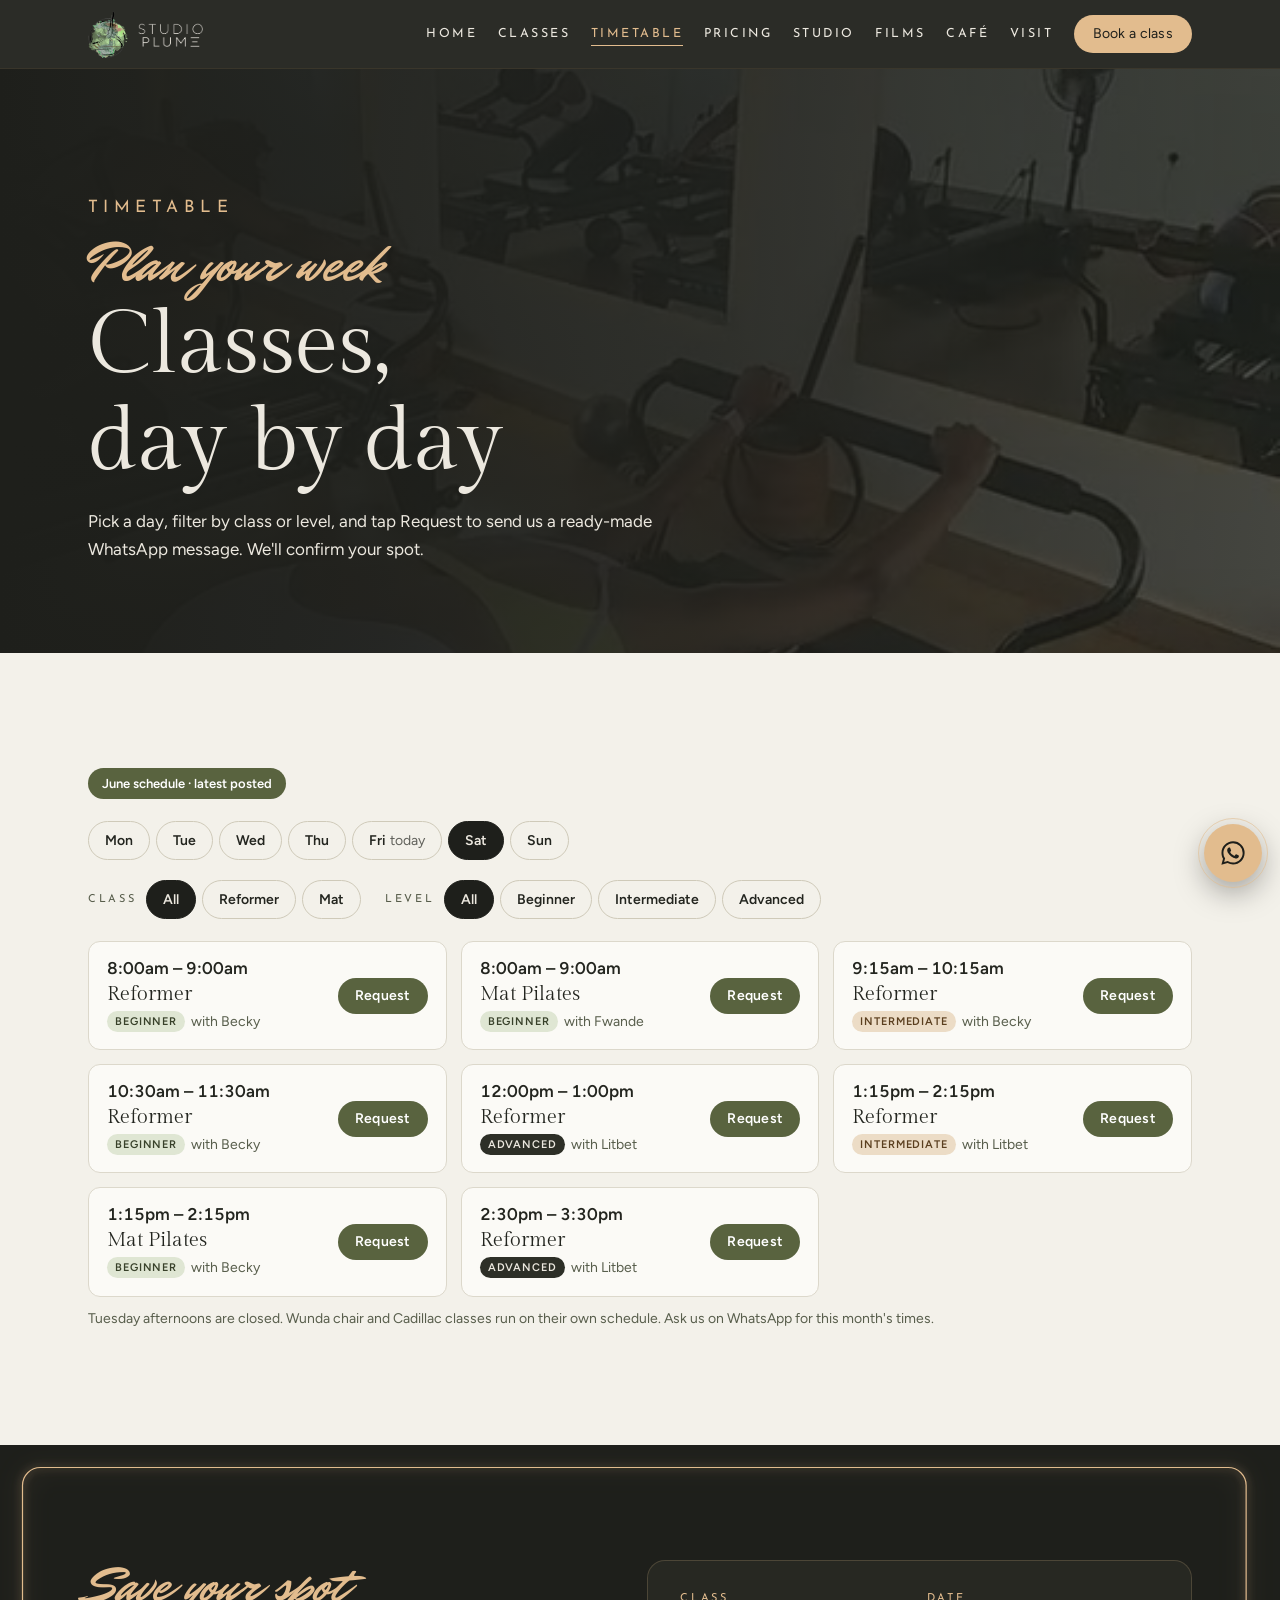
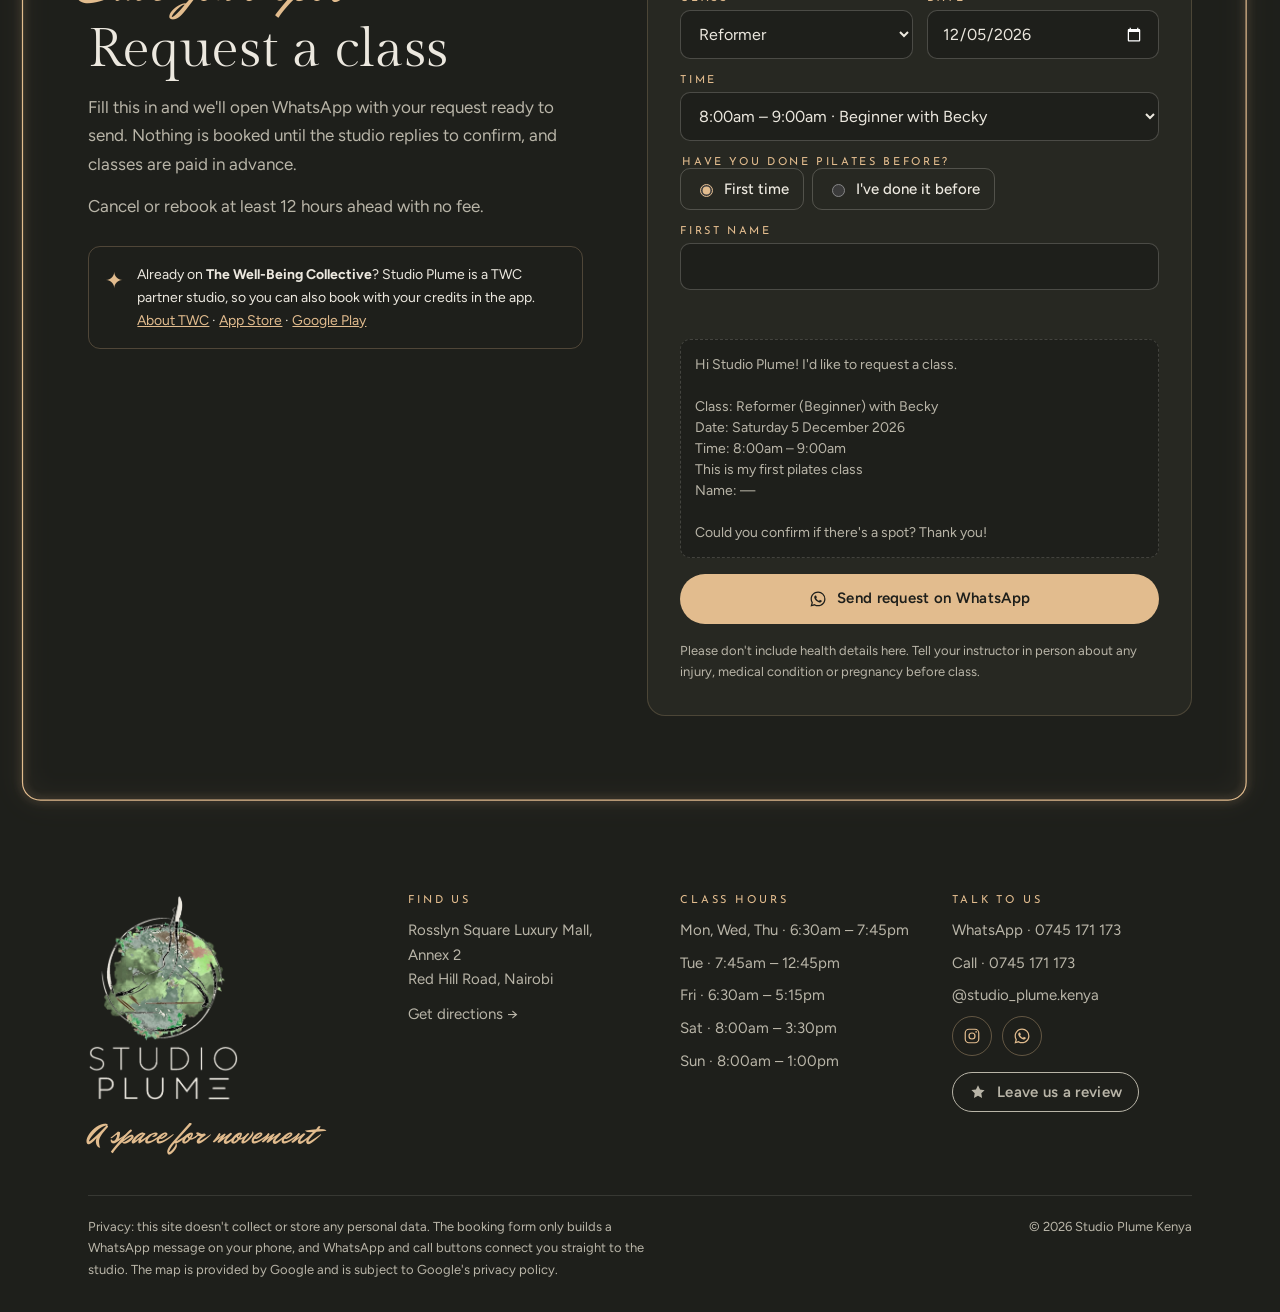
<file: timetable.html>
<!doctype html>
<html lang="en" class="no-js">
<head>
<meta charset="utf-8">
<meta name="viewport" content="width=device-width, initial-scale=1, viewport-fit=cover">
<title>Class Timetable &amp; Booking | Studio Plume Pilates, Rosslyn</title>
<meta name="description" content="This week&#x27;s reformer and mat pilates classes at Studio Plume, by day, level and instructor. Request a class on WhatsApp in a few taps.">
<link rel="canonical" href="https://ignatius-kimeu.github.io/storyfront-studio-plume/timetable.html">
<meta name="theme-color" content="#1e1f1b">
<meta property="og:type" content="website">
<meta property="og:site_name" content="Studio Plume">
<meta property="og:title" content="Class Timetable &amp; Booking | Studio Plume Pilates, Rosslyn">
<meta property="og:description" content="This week&#x27;s reformer and mat pilates classes at Studio Plume, by day, level and instructor. Request a class on WhatsApp in a few taps.">
<meta property="og:url" content="https://ignatius-kimeu.github.io/storyfront-studio-plume/timetable.html">
<meta property="og:image" content="https://ignatius-kimeu.github.io/storyfront-studio-plume/og-image.jpg">
<meta property="og:image:width" content="1200">
<meta property="og:image:height" content="630">
<meta property="og:image:alt" content="Studio Plume, a pilates studio at Rosslyn Square, Nairobi">
<meta name="twitter:card" content="summary_large_image">
<meta name="twitter:image" content="https://ignatius-kimeu.github.io/storyfront-studio-plume/og-image.jpg">
<link rel="icon" href="favicon.ico" sizes="any">
<link rel="icon" type="image/png" href="favicon.png">
<link rel="apple-touch-icon" href="apple-touch-icon.png">
<link rel="preconnect" href="https://fonts.googleapis.com"><link rel="preconnect" href="https://fonts.gstatic.com" crossorigin><link rel="stylesheet" href="https://fonts.googleapis.com/css2?family=Figtree:wght@400;500;600&family=Gilda+Display&family=Josefin+Sans:wght@300;400&family=Mr+Dafoe&display=swap">
<link rel="stylesheet" href="css/site.css">

</head>
<body>
<a class="skip" href="#main">Skip to content</a>

<header class="site-header" id="top">
  <div class="wrap bar">
    <a class="brand" href="index.html" aria-label="Studio Plume, home">
      <img class="m" src="images/mark.png" alt="" width="40" height="47">
      <img class="w" src="images/wordmark-light.png" alt="Studio Plume" width="65" height="26">
    </a>
    <button class="menu-btn" type="button" aria-expanded="false" aria-controls="nav">Menu</button>
    <nav class="nav" id="nav" aria-label="Main">
      <a href="index.html">Home</a>
<a href="classes.html">Classes</a>
<a href="timetable.html" aria-current="page">Timetable</a>
<a href="pricing.html">Pricing</a>
<a href="studio.html">Studio</a>
<a href="films.html">Films</a>
<a href="cafe.html">Café</a>
<a href="visit.html">Visit</a>
      <a class="btn btn-glow" href="timetable.html#book">Book a class</a>
    </nav>
  </div>
</header>
<main id="main">
<section class="page-hero">
  <div class="bg"><img src="images/posters/reformer-class-wide.jpg" alt=""></div>
  <div class="wrap hero-in">
    <p class="eyebrow">Timetable</p>
    <p class="script">Plan your week</p>
    <h1>Classes, day by day</h1>
    <p>Pick a day, filter by class or level, and tap Request to send us a ready-made WhatsApp message. We'll confirm your spot.</p>
  </div>
</section>

<section class="section light" id="schedule">
  <div class="wrap">
    <div class="tt-tools">
      <span class="stamp">June schedule · latest posted</span>
    </div>
    <div class="tabs" role="tablist" aria-label="Day of the week" data-day-tabs></div>
    <div class="tt-tools" style="margin-top:16px">
      <div class="chips" data-filter="cls"><span class="chips-label">Class</span><button type="button" aria-pressed="true" data-v="all">All</button><button type="button" aria-pressed="false" data-v="Reformer">Reformer</button><button type="button" aria-pressed="false" data-v="Mat Pilates">Mat</button></div>
      <div class="chips" data-filter="lvl"><span class="chips-label">Level</span><button type="button" aria-pressed="true" data-v="all">All</button><button type="button" aria-pressed="false" data-v="Beginner">Beginner</button><button type="button" aria-pressed="false" data-v="Intermediate">Intermediate</button><button type="button" aria-pressed="false" data-v="Advanced">Advanced</button></div>
    </div>
    <div class="today" data-week role="tabpanel" aria-live="polite"></div>
    <p class="closed-note">Tuesday afternoons are closed. Wunda chair and Cadillac classes run on their own schedule. Ask us on WhatsApp for this month's times.</p>
  </div>
</section>

<section class="section dark" id="book" data-led><div class="led" aria-hidden="true"><svg preserveAspectRatio="none"><rect x="0.5" y="0.5" width="99%" height="99%" rx="18"/></svg></div>
  <div class="wrap book">
    <div class="section-head reveal" style="margin-bottom:0">
      <p class="script">Save your spot</p>
      <h2>Request a class</h2>
      <p class="muted">Fill this in and we'll open WhatsApp with your request ready to send. Nothing is booked until the studio replies to confirm, and classes are paid in advance.</p>
      <p class="muted">Cancel or rebook at least 12 hours ahead with no fee.</p>
      <div class="twc" style="margin-top:12px">
        <span aria-hidden="true" style="color:var(--glow);font-size:22px">✦</span>
        <p>Already on <strong>The Well-Being Collective</strong>? Studio Plume is a TWC partner studio, so you can also book with your credits in the app. <a href="https://wellbeingcollective.net/" target="_blank" rel="noopener">About TWC</a> · <a href="https://apps.apple.com/us/app/the-well-being-collective/id6754931942" target="_blank" rel="noopener">App Store</a> · <a href="https://play.google.com/store/apps/details?id=com.mycompany.thewellbeingcollective" target="_blank" rel="noopener">Google Play</a></p>
      </div>
    </div>
    <form class="form reveal" id="book-form" novalidate>
      <div class="row">
        <div class="field"><label for="f-class">Class</label>
          <select id="f-class" required>
            <option value="Reformer">Reformer</option>
            <option value="Mat Pilates">Mat Pilates</option>
            <option value="Wunda Chair">Wunda chair</option>
            <option value="Cadillac">Cadillac</option>
            <option value="Private session">Private session</option>
          </select></div>
        <div class="field"><label for="f-date">Date</label><input id="f-date" type="date" required></div>
      </div>
      <div class="field"><label for="f-time">Time</label><select id="f-time" required></select></div>
      <fieldset class="field"><legend>Have you done pilates before?</legend>
        <div class="seg">
          <label><input type="radio" name="exp" value="This is my first pilates class" checked> First time</label>
          <label><input type="radio" name="exp" value="I've done pilates before"> I've done it before</label>
        </div></fieldset>
      <div class="field"><label for="f-name">First name</label><input id="f-name" type="text" autocomplete="given-name" maxlength="40" required></div>
      <p class="err" id="f-err" role="alert"></p>
      <div class="preview" id="f-preview" aria-live="polite"></div>
      <button class="btn btn-glow" type="submit"><svg viewBox="0 0 24 24" aria-hidden="true"><path fill="currentColor" d="M12.04 2C6.58 2 2.13 6.45 2.13 11.91c0 1.75.46 3.45 1.32 4.95L2.05 22l5.25-1.38a9.9 9.9 0 0 0 4.74 1.21h.01c5.46 0 9.91-4.45 9.91-9.91A9.85 9.85 0 0 0 12.04 2Zm0 18.15h-.01a8.2 8.2 0 0 1-4.19-1.15l-.3-.18-3.12.82.83-3.04-.2-.31a8.2 8.2 0 0 1-1.26-4.38c0-4.54 3.7-8.24 8.25-8.24a8.24 8.24 0 0 1 8.24 8.25c0 4.54-3.7 8.23-8.24 8.23Zm4.52-6.17c-.25-.12-1.47-.72-1.69-.81-.23-.08-.39-.12-.56.13-.16.24-.64.8-.78.97-.15.16-.29.18-.54.06-.25-.12-1.05-.39-1.99-1.23-.74-.66-1.23-1.47-1.38-1.72-.14-.25-.01-.38.11-.5.11-.11.25-.29.37-.43.13-.15.17-.25.25-.42.08-.16.04-.31-.02-.43-.06-.12-.56-1.34-.76-1.84-.2-.48-.41-.42-.56-.42h-.48a.92.92 0 0 0-.66.31c-.23.25-.87.85-.87 2.07 0 1.22.89 2.4 1.01 2.56.12.17 1.75 2.67 4.23 3.74.59.26 1.05.41 1.41.52.59.19 1.13.16 1.56.1.48-.07 1.47-.6 1.67-1.18.21-.58.21-1.07.15-1.18-.06-.1-.23-.16-.48-.29Z"/></svg> Send request on WhatsApp</button>
      <p class="small">Please don't include health details here. Tell your instructor in person about any injury, medical condition or pregnancy before class.</p>
    </form>
  </div>
</section>
</main>
<footer class="site-footer">
  <div class="wrap">
    <div class="grid">
      <div>
        <img class="logo" src="images/logo-light.png" alt="Studio Plume logo" width="150" height="205">
        <p class="tag">A space for movement</p>
      </div>
      <div>
        <h4>Find us</h4>
        <p>Rosslyn Square Luxury Mall, Annex&nbsp;2<br>Red Hill Road, Nairobi</p>
        <p style="margin-top:10px"><a href="https://maps.app.goo.gl/HFAf21Vss9rjDAiu8" target="_blank" rel="noopener">Get directions →</a></p>
      </div>
      <div>
        <h4>Class hours</h4>
        <ul>
          <li>Mon, Wed, Thu · 6:30am – 7:45pm</li>
          <li>Tue · 7:45am – 12:45pm</li>
          <li>Fri · 6:30am – 5:15pm</li>
          <li>Sat · 8:00am – 3:30pm</li>
          <li>Sun · 8:00am – 1:00pm</li>
        </ul>
      </div>
      <div>
        <h4>Talk to us</h4>
        <ul>
          <li><a href="https://wa.me/254745171173?text=Hi%20Studio%20Plume!%20I%27d%20like%20to%20ask%20about%20classes." target="_blank" rel="noopener">WhatsApp · 0745 171 173</a></li>
          <li><a href="tel:+254745171173">Call · 0745 171 173</a></li>
          <li><a href="https://www.instagram.com/studio_plume.kenya/" target="_blank" rel="noopener">@studio_plume.kenya</a></li>
        </ul>
        <div class="socials">
          <a href="https://www.instagram.com/studio_plume.kenya/" target="_blank" rel="noopener" aria-label="Instagram"><svg viewBox="0 0 24 24" aria-hidden="true"><rect x="3" y="3" width="18" height="18" rx="5" fill="none" stroke="currentColor" stroke-width="1.6"/><circle cx="12" cy="12" r="4" fill="none" stroke="currentColor" stroke-width="1.6"/><circle cx="17.5" cy="6.5" r="1.1" fill="currentColor"/></svg></a>
          <a href="https://wa.me/254745171173?text=Hi%20Studio%20Plume!%20I%27d%20like%20to%20ask%20about%20classes." target="_blank" rel="noopener" aria-label="WhatsApp"><svg viewBox="0 0 24 24" aria-hidden="true"><path fill="currentColor" d="M12.04 2C6.58 2 2.13 6.45 2.13 11.91c0 1.75.46 3.45 1.32 4.95L2.05 22l5.25-1.38a9.9 9.9 0 0 0 4.74 1.21h.01c5.46 0 9.91-4.45 9.91-9.91A9.85 9.85 0 0 0 12.04 2Zm0 18.15h-.01a8.2 8.2 0 0 1-4.19-1.15l-.3-.18-3.12.82.83-3.04-.2-.31a8.2 8.2 0 0 1-1.26-4.38c0-4.54 3.7-8.24 8.25-8.24a8.24 8.24 0 0 1 8.24 8.25c0 4.54-3.7 8.23-8.24 8.23Zm4.52-6.17c-.25-.12-1.47-.72-1.69-.81-.23-.08-.39-.12-.56.13-.16.24-.64.8-.78.97-.15.16-.29.18-.54.06-.25-.12-1.05-.39-1.99-1.23-.74-.66-1.23-1.47-1.38-1.72-.14-.25-.01-.38.11-.5.11-.11.25-.29.37-.43.13-.15.17-.25.25-.42.08-.16.04-.31-.02-.43-.06-.12-.56-1.34-.76-1.84-.2-.48-.41-.42-.56-.42h-.48a.92.92 0 0 0-.66.31c-.23.25-.87.85-.87 2.07 0 1.22.89 2.4 1.01 2.56.12.17 1.75 2.67 4.23 3.74.59.26 1.05.41 1.41.52.59.19 1.13.16 1.56.1.48-.07 1.47-.6 1.67-1.18.21-.58.21-1.07.15-1.18-.06-.1-.23-.16-.48-.29Z"/></svg></a>
        </div>
        <p style="margin-top:16px"><a class="btn btn-ghost btn-sm" href="https://www.google.com/maps?cid=732230332436845364" target="_blank" rel="noopener"><svg viewBox="0 0 24 24" aria-hidden="true"><path fill="currentColor" d="m12 3 2.7 5.6 6.1.9-4.4 4.3 1 6.1L12 17l-5.4 2.9 1-6.1-4.4-4.3 6.1-.9Z"/></svg> Leave us a review</a></p>
      </div>
    </div>
    <div class="legal">
      <p>Privacy: this site doesn't collect or store any personal data. The booking form only builds a WhatsApp message on your phone, and WhatsApp and call buttons connect you straight to the studio. The map is provided by Google and is subject to Google's privacy policy.</p>
      <p>© <span data-year>2026</span> Studio Plume Kenya</p>
    </div>
  </div>
</footer>
<a class="wa-float" href="https://wa.me/254745171173?text=Hi%20Studio%20Plume!%20I%27d%20like%20to%20ask%20about%20classes." target="_blank" rel="noopener" aria-label="Chat with Studio Plume on WhatsApp"><svg viewBox="0 0 24 24" aria-hidden="true"><path fill="currentColor" d="M12.04 2C6.58 2 2.13 6.45 2.13 11.91c0 1.75.46 3.45 1.32 4.95L2.05 22l5.25-1.38a9.9 9.9 0 0 0 4.74 1.21h.01c5.46 0 9.91-4.45 9.91-9.91A9.85 9.85 0 0 0 12.04 2Zm0 18.15h-.01a8.2 8.2 0 0 1-4.19-1.15l-.3-.18-3.12.82.83-3.04-.2-.31a8.2 8.2 0 0 1-1.26-4.38c0-4.54 3.7-8.24 8.25-8.24a8.24 8.24 0 0 1 8.24 8.25c0 4.54-3.7 8.23-8.24 8.23Zm4.52-6.17c-.25-.12-1.47-.72-1.69-.81-.23-.08-.39-.12-.56.13-.16.24-.64.8-.78.97-.15.16-.29.18-.54.06-.25-.12-1.05-.39-1.99-1.23-.74-.66-1.23-1.47-1.38-1.72-.14-.25-.01-.38.11-.5.11-.11.25-.29.37-.43.13-.15.17-.25.25-.42.08-.16.04-.31-.02-.43-.06-.12-.56-1.34-.76-1.84-.2-.48-.41-.42-.56-.42h-.48a.92.92 0 0 0-.66.31c-.23.25-.87.85-.87 2.07 0 1.22.89 2.4 1.01 2.56.12.17 1.75 2.67 4.23 3.74.59.26 1.05.41 1.41.52.59.19 1.13.16 1.56.1.48-.07 1.47-.6 1.67-1.18.21-.58.21-1.07.15-1.18-.06-.1-.23-.16-.48-.29Z"/></svg></a>
<script src="js/data.js"></script>
<script src="js/site.js"></script>
</body>
</html>
</file>
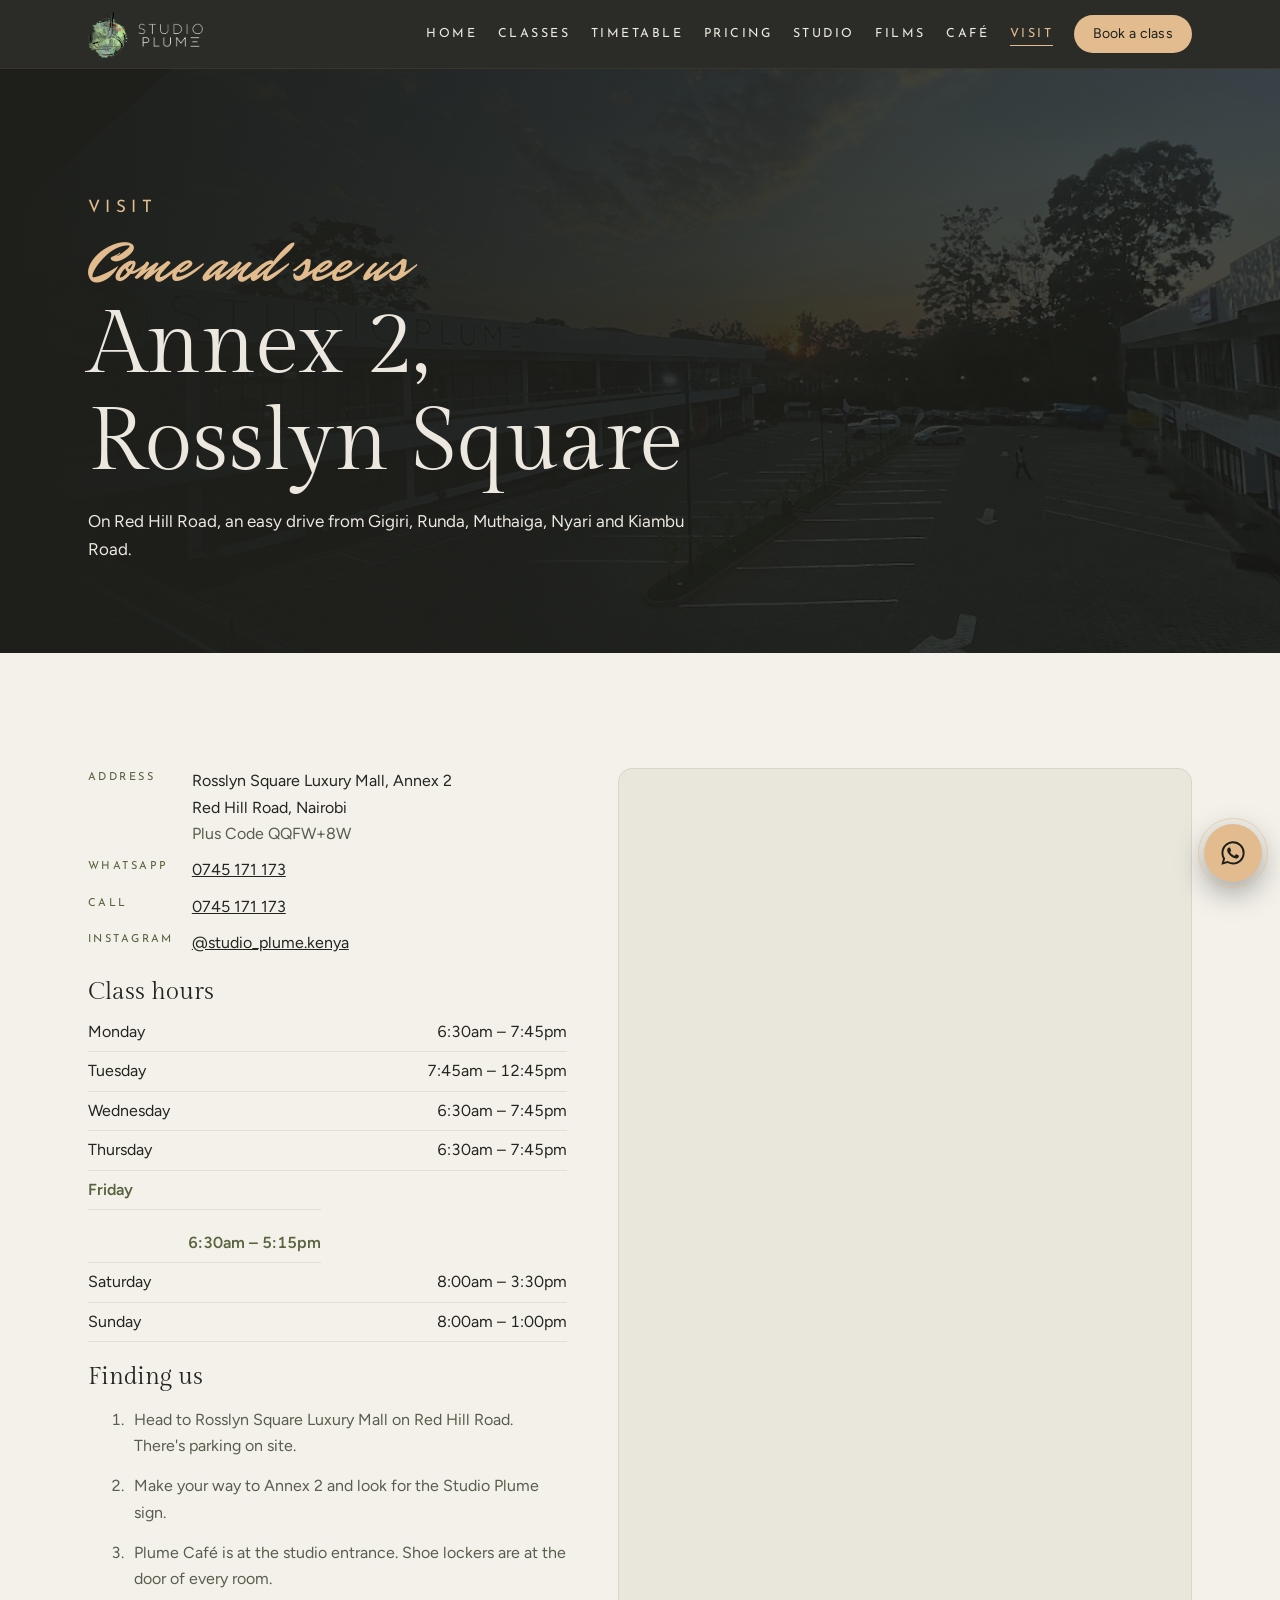
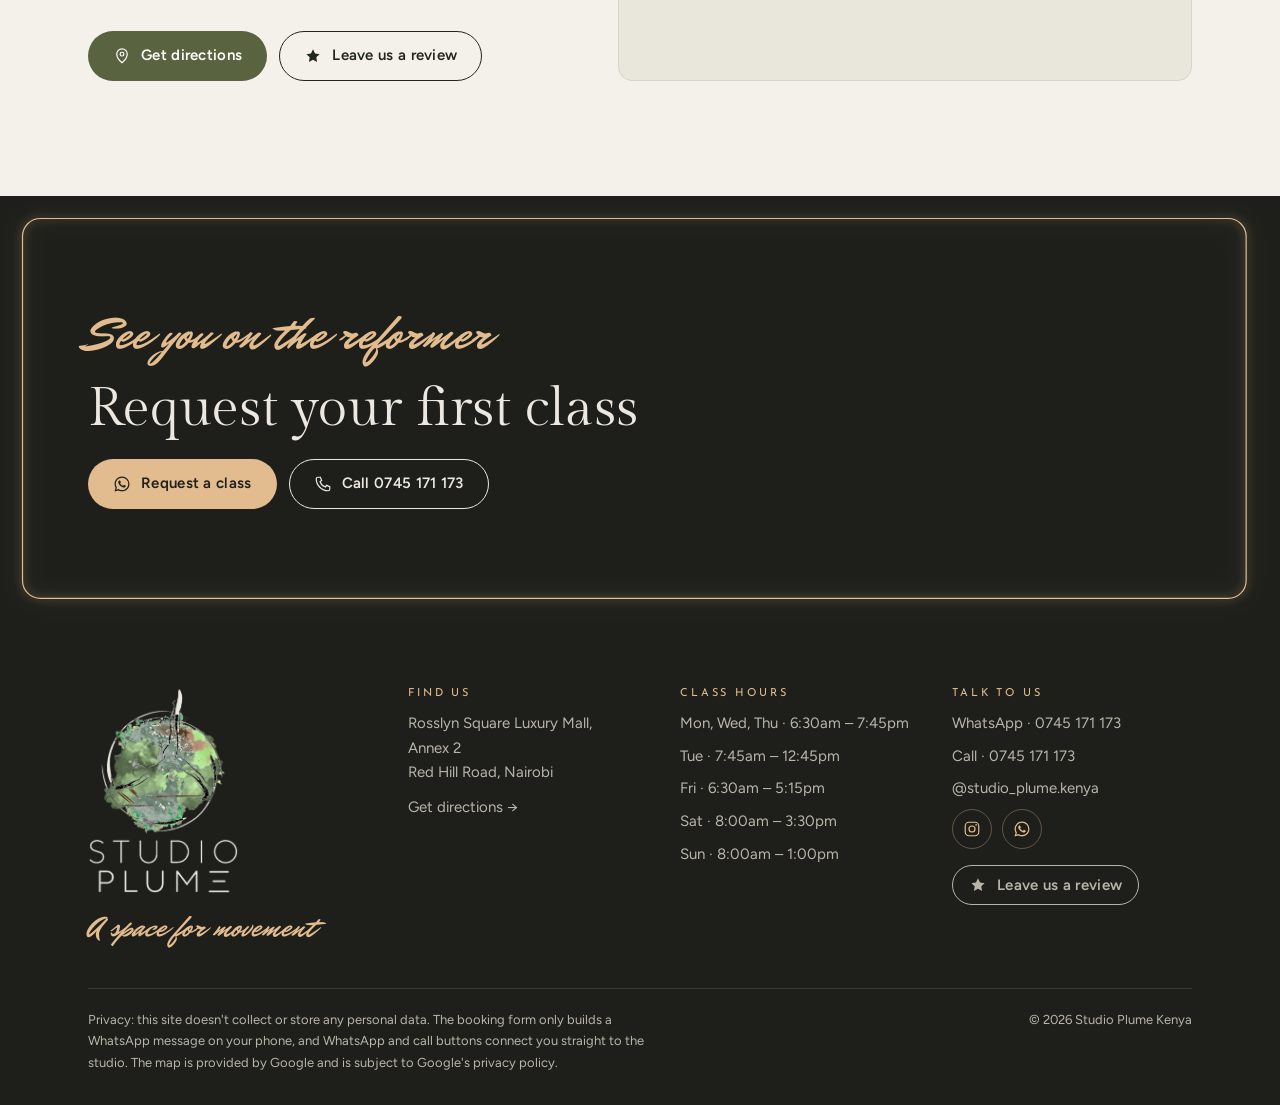
<file: visit.html>
<!doctype html>
<html lang="en" class="no-js">
<head>
<meta charset="utf-8">
<meta name="viewport" content="width=device-width, initial-scale=1, viewport-fit=cover">
<title>Visit Studio Plume | Rosslyn Square, Annex 2, Red Hill Road, Nairobi</title>
<meta name="description" content="How to find Studio Plume at Rosslyn Square Luxury Mall, Annex 2, Red Hill Road. Map, class hours, WhatsApp and phone.">
<link rel="canonical" href="https://ignatius-kimeu.github.io/storyfront-studio-plume/visit.html">
<meta name="theme-color" content="#1e1f1b">
<meta property="og:type" content="website">
<meta property="og:site_name" content="Studio Plume">
<meta property="og:title" content="Visit Studio Plume | Rosslyn Square, Annex 2, Red Hill Road, Nairobi">
<meta property="og:description" content="How to find Studio Plume at Rosslyn Square Luxury Mall, Annex 2, Red Hill Road. Map, class hours, WhatsApp and phone.">
<meta property="og:url" content="https://ignatius-kimeu.github.io/storyfront-studio-plume/visit.html">
<meta property="og:image" content="https://ignatius-kimeu.github.io/storyfront-studio-plume/og-image.jpg">
<meta property="og:image:width" content="1200">
<meta property="og:image:height" content="630">
<meta property="og:image:alt" content="Studio Plume, a pilates studio at Rosslyn Square, Nairobi">
<meta name="twitter:card" content="summary_large_image">
<meta name="twitter:image" content="https://ignatius-kimeu.github.io/storyfront-studio-plume/og-image.jpg">
<link rel="icon" href="favicon.ico" sizes="any">
<link rel="icon" type="image/png" href="favicon.png">
<link rel="apple-touch-icon" href="apple-touch-icon.png">
<link rel="preconnect" href="https://fonts.googleapis.com"><link rel="preconnect" href="https://fonts.gstatic.com" crossorigin><link rel="stylesheet" href="https://fonts.googleapis.com/css2?family=Figtree:wght@400;500;600&family=Gilda+Display&family=Josefin+Sans:wght@300;400&family=Mr+Dafoe&display=swap">
<link rel="stylesheet" href="css/site.css">

</head>
<body>
<a class="skip" href="#main">Skip to content</a>

<header class="site-header" id="top">
  <div class="wrap bar">
    <a class="brand" href="index.html" aria-label="Studio Plume, home">
      <img class="m" src="images/mark.png" alt="" width="40" height="47">
      <img class="w" src="images/wordmark-light.png" alt="Studio Plume" width="65" height="26">
    </a>
    <button class="menu-btn" type="button" aria-expanded="false" aria-controls="nav">Menu</button>
    <nav class="nav" id="nav" aria-label="Main">
      <a href="index.html">Home</a>
<a href="classes.html">Classes</a>
<a href="timetable.html">Timetable</a>
<a href="pricing.html">Pricing</a>
<a href="studio.html">Studio</a>
<a href="films.html">Films</a>
<a href="cafe.html">Café</a>
<a href="visit.html" aria-current="page">Visit</a>
      <a class="btn btn-glow" href="timetable.html#book">Book a class</a>
    </nav>
  </div>
</header>
<main id="main">
<section class="page-hero">
  <div class="bg"><img src="images/exterior-rosslyn-sunset.jpg" alt=""></div>
  <div class="wrap hero-in">
    <p class="eyebrow">Visit</p>
    <p class="script">Come and see us</p>
    <h1>Annex 2, Rosslyn Square</h1>
    <p>On Red Hill Road, an easy drive from Gigiri, Runda, Muthaiga, Nyari and Kiambu Road.</p>
  </div>
</section>

<section class="section light"><div class="wrap visit">
  <div class="info reveal">
    <dl>
      <dt>Address</dt><dd>Rosslyn Square Luxury Mall, Annex 2<br>Red Hill Road, Nairobi<br><span class="muted">Plus Code QQFW+8W</span></dd>
      <dt>WhatsApp</dt><dd><a href="https://wa.me/254745171173?text=Hi%20Studio%20Plume!%20I%27d%20like%20to%20ask%20about%20classes." target="_blank" rel="noopener">0745 171 173</a></dd>
      <dt>Call</dt><dd><a href="tel:+254745171173">0745 171 173</a></dd>
      <dt>Instagram</dt><dd><a href="https://www.instagram.com/studio_plume.kenya/" target="_blank" rel="noopener">@studio_plume.kenya</a></dd>
    </dl>
    <div>
      <h3 style="font-size:24px;margin-bottom:8px">Class hours</h3>
      <!-- first to last class on the June schedule; swap for posted opening hours if they have them -->
      <table class="hours" data-hours>
        <tr data-d="1"><td>Monday</td><td>6:30am – 7:45pm</td></tr>
        <tr data-d="2"><td>Tuesday</td><td>7:45am – 12:45pm</td></tr>
        <tr data-d="3"><td>Wednesday</td><td>6:30am – 7:45pm</td></tr>
        <tr data-d="4"><td>Thursday</td><td>6:30am – 7:45pm</td></tr>
        <tr data-d="5"><td>Friday</td><td>6:30am – 5:15pm</td></tr>
        <tr data-d="6"><td>Saturday</td><td>8:00am – 3:30pm</td></tr>
        <tr data-d="0"><td>Sunday</td><td>8:00am – 1:00pm</td></tr>
      </table>
    </div>
    <div>
      <h3 style="font-size:24px;margin-bottom:8px">Finding us</h3>
      <ol class="wayfind muted">
        <li>Head to Rosslyn Square Luxury Mall on Red Hill Road. There's parking on site.</li>
        <li>Make your way to Annex 2 and look for the Studio Plume sign.</li>
        <li>Plume Café is at the studio entrance. Shoe lockers are at the door of every room.</li>
      </ol>
    </div>
    <div class="btn-row"><a class="btn btn-olive" href="https://maps.app.goo.gl/HFAf21Vss9rjDAiu8" target="_blank" rel="noopener"><svg viewBox="0 0 24 24" aria-hidden="true"><path fill="none" stroke="currentColor" stroke-width="1.6" d="M12 21s-7-6.2-7-11.5A7 7 0 0 1 19 9.5C19 14.8 12 21 12 21Z"/><circle cx="12" cy="9.5" r="2.5" fill="none" stroke="currentColor" stroke-width="1.6"/></svg> Get directions</a><a class="btn btn-ghost" href="https://www.google.com/maps?cid=732230332436845364" target="_blank" rel="noopener"><svg viewBox="0 0 24 24" aria-hidden="true"><path fill="currentColor" d="m12 3 2.7 5.6 6.1.9-4.4 4.3 1 6.1L12 17l-5.4 2.9 1-6.1-4.4-4.3 6.1-.9Z"/></svg> Leave us a review</a></div>
  </div>
  <div class="map reveal"><iframe src="https://maps.google.com/maps?q=Studio%20Plume%20Kenya%2C%20Rosslyn%20Square%2C%20Red%20Hill%20Road%2C%20Nairobi&ll=-1.2266689,36.7972737&z=17&output=embed" title="Map showing Studio Plume at Rosslyn Square, Red Hill Road" loading="lazy" referrerpolicy="no-referrer-when-downgrade" allowfullscreen></iframe></div>
</div></section>
<section class="section dark" data-led><div class="led" aria-hidden="true"><svg preserveAspectRatio="none"><rect x="0.5" y="0.5" width="99%" height="99%" rx="18"/></svg></div>
  <div class="wrap" style="display:grid;gap:20px;justify-items:start">
    <p class="script" style="font-size:48px;color:var(--glow)">See you on the reformer</p>
    <h2 style="font-size:clamp(32px,5vw,54px)">Request your first class</h2>
    <div class="btn-row"><a class="btn btn-glow" href="timetable.html#book"><svg viewBox="0 0 24 24" aria-hidden="true"><path fill="currentColor" d="M12.04 2C6.58 2 2.13 6.45 2.13 11.91c0 1.75.46 3.45 1.32 4.95L2.05 22l5.25-1.38a9.9 9.9 0 0 0 4.74 1.21h.01c5.46 0 9.91-4.45 9.91-9.91A9.85 9.85 0 0 0 12.04 2Zm0 18.15h-.01a8.2 8.2 0 0 1-4.19-1.15l-.3-.18-3.12.82.83-3.04-.2-.31a8.2 8.2 0 0 1-1.26-4.38c0-4.54 3.7-8.24 8.25-8.24a8.24 8.24 0 0 1 8.24 8.25c0 4.54-3.7 8.23-8.24 8.23Zm4.52-6.17c-.25-.12-1.47-.72-1.69-.81-.23-.08-.39-.12-.56.13-.16.24-.64.8-.78.97-.15.16-.29.18-.54.06-.25-.12-1.05-.39-1.99-1.23-.74-.66-1.23-1.47-1.38-1.72-.14-.25-.01-.38.11-.5.11-.11.25-.29.37-.43.13-.15.17-.25.25-.42.08-.16.04-.31-.02-.43-.06-.12-.56-1.34-.76-1.84-.2-.48-.41-.42-.56-.42h-.48a.92.92 0 0 0-.66.31c-.23.25-.87.85-.87 2.07 0 1.22.89 2.4 1.01 2.56.12.17 1.75 2.67 4.23 3.74.59.26 1.05.41 1.41.52.59.19 1.13.16 1.56.1.48-.07 1.47-.6 1.67-1.18.21-.58.21-1.07.15-1.18-.06-.1-.23-.16-.48-.29Z"/></svg> Request a class</a><a class="btn btn-ghost" href="tel:+254745171173"><svg viewBox="0 0 24 24" aria-hidden="true"><path fill="none" stroke="currentColor" stroke-width="1.6" d="M5 3h3.5l1.7 4.3-2.1 1.3a11 11 0 0 0 7.3 7.3l1.3-2.1L21 15.5V19a2 2 0 0 1-2 2A16 16 0 0 1 3 5a2 2 0 0 1 2-2Z"/></svg> Call 0745 171 173</a></div>
  </div>
</section>
</main>
<footer class="site-footer">
  <div class="wrap">
    <div class="grid">
      <div>
        <img class="logo" src="images/logo-light.png" alt="Studio Plume logo" width="150" height="205">
        <p class="tag">A space for movement</p>
      </div>
      <div>
        <h4>Find us</h4>
        <p>Rosslyn Square Luxury Mall, Annex&nbsp;2<br>Red Hill Road, Nairobi</p>
        <p style="margin-top:10px"><a href="https://maps.app.goo.gl/HFAf21Vss9rjDAiu8" target="_blank" rel="noopener">Get directions →</a></p>
      </div>
      <div>
        <h4>Class hours</h4>
        <ul>
          <li>Mon, Wed, Thu · 6:30am – 7:45pm</li>
          <li>Tue · 7:45am – 12:45pm</li>
          <li>Fri · 6:30am – 5:15pm</li>
          <li>Sat · 8:00am – 3:30pm</li>
          <li>Sun · 8:00am – 1:00pm</li>
        </ul>
      </div>
      <div>
        <h4>Talk to us</h4>
        <ul>
          <li><a href="https://wa.me/254745171173?text=Hi%20Studio%20Plume!%20I%27d%20like%20to%20ask%20about%20classes." target="_blank" rel="noopener">WhatsApp · 0745 171 173</a></li>
          <li><a href="tel:+254745171173">Call · 0745 171 173</a></li>
          <li><a href="https://www.instagram.com/studio_plume.kenya/" target="_blank" rel="noopener">@studio_plume.kenya</a></li>
        </ul>
        <div class="socials">
          <a href="https://www.instagram.com/studio_plume.kenya/" target="_blank" rel="noopener" aria-label="Instagram"><svg viewBox="0 0 24 24" aria-hidden="true"><rect x="3" y="3" width="18" height="18" rx="5" fill="none" stroke="currentColor" stroke-width="1.6"/><circle cx="12" cy="12" r="4" fill="none" stroke="currentColor" stroke-width="1.6"/><circle cx="17.5" cy="6.5" r="1.1" fill="currentColor"/></svg></a>
          <a href="https://wa.me/254745171173?text=Hi%20Studio%20Plume!%20I%27d%20like%20to%20ask%20about%20classes." target="_blank" rel="noopener" aria-label="WhatsApp"><svg viewBox="0 0 24 24" aria-hidden="true"><path fill="currentColor" d="M12.04 2C6.58 2 2.13 6.45 2.13 11.91c0 1.75.46 3.45 1.32 4.95L2.05 22l5.25-1.38a9.9 9.9 0 0 0 4.74 1.21h.01c5.46 0 9.91-4.45 9.91-9.91A9.85 9.85 0 0 0 12.04 2Zm0 18.15h-.01a8.2 8.2 0 0 1-4.19-1.15l-.3-.18-3.12.82.83-3.04-.2-.31a8.2 8.2 0 0 1-1.26-4.38c0-4.54 3.7-8.24 8.25-8.24a8.24 8.24 0 0 1 8.24 8.25c0 4.54-3.7 8.23-8.24 8.23Zm4.52-6.17c-.25-.12-1.47-.72-1.69-.81-.23-.08-.39-.12-.56.13-.16.24-.64.8-.78.97-.15.16-.29.18-.54.06-.25-.12-1.05-.39-1.99-1.23-.74-.66-1.23-1.47-1.38-1.72-.14-.25-.01-.38.11-.5.11-.11.25-.29.37-.43.13-.15.17-.25.25-.42.08-.16.04-.31-.02-.43-.06-.12-.56-1.34-.76-1.84-.2-.48-.41-.42-.56-.42h-.48a.92.92 0 0 0-.66.31c-.23.25-.87.85-.87 2.07 0 1.22.89 2.4 1.01 2.56.12.17 1.75 2.67 4.23 3.74.59.26 1.05.41 1.41.52.59.19 1.13.16 1.56.1.48-.07 1.47-.6 1.67-1.18.21-.58.21-1.07.15-1.18-.06-.1-.23-.16-.48-.29Z"/></svg></a>
        </div>
        <p style="margin-top:16px"><a class="btn btn-ghost btn-sm" href="https://www.google.com/maps?cid=732230332436845364" target="_blank" rel="noopener"><svg viewBox="0 0 24 24" aria-hidden="true"><path fill="currentColor" d="m12 3 2.7 5.6 6.1.9-4.4 4.3 1 6.1L12 17l-5.4 2.9 1-6.1-4.4-4.3 6.1-.9Z"/></svg> Leave us a review</a></p>
      </div>
    </div>
    <div class="legal">
      <p>Privacy: this site doesn't collect or store any personal data. The booking form only builds a WhatsApp message on your phone, and WhatsApp and call buttons connect you straight to the studio. The map is provided by Google and is subject to Google's privacy policy.</p>
      <p>© <span data-year>2026</span> Studio Plume Kenya</p>
    </div>
  </div>
</footer>
<a class="wa-float" href="https://wa.me/254745171173?text=Hi%20Studio%20Plume!%20I%27d%20like%20to%20ask%20about%20classes." target="_blank" rel="noopener" aria-label="Chat with Studio Plume on WhatsApp"><svg viewBox="0 0 24 24" aria-hidden="true"><path fill="currentColor" d="M12.04 2C6.58 2 2.13 6.45 2.13 11.91c0 1.75.46 3.45 1.32 4.95L2.05 22l5.25-1.38a9.9 9.9 0 0 0 4.74 1.21h.01c5.46 0 9.91-4.45 9.91-9.91A9.85 9.85 0 0 0 12.04 2Zm0 18.15h-.01a8.2 8.2 0 0 1-4.19-1.15l-.3-.18-3.12.82.83-3.04-.2-.31a8.2 8.2 0 0 1-1.26-4.38c0-4.54 3.7-8.24 8.25-8.24a8.24 8.24 0 0 1 8.24 8.25c0 4.54-3.7 8.23-8.24 8.23Zm4.52-6.17c-.25-.12-1.47-.72-1.69-.81-.23-.08-.39-.12-.56.13-.16.24-.64.8-.78.97-.15.16-.29.18-.54.06-.25-.12-1.05-.39-1.99-1.23-.74-.66-1.23-1.47-1.38-1.72-.14-.25-.01-.38.11-.5.11-.11.25-.29.37-.43.13-.15.17-.25.25-.42.08-.16.04-.31-.02-.43-.06-.12-.56-1.34-.76-1.84-.2-.48-.41-.42-.56-.42h-.48a.92.92 0 0 0-.66.31c-.23.25-.87.85-.87 2.07 0 1.22.89 2.4 1.01 2.56.12.17 1.75 2.67 4.23 3.74.59.26 1.05.41 1.41.52.59.19 1.13.16 1.56.1.48-.07 1.47-.6 1.67-1.18.21-.58.21-1.07.15-1.18-.06-.1-.23-.16-.48-.29Z"/></svg></a>
<script src="js/data.js"></script>
<script src="js/site.js"></script>
</body>
</html>
</file>
<file: css/site.css>
/* Studio Plume — "Studio Night" direction, Olive & Oak palette.
   Dark sections echo the reformer room after dark (ink + LED glow);
   light sections use the linen walls, olive ceiling and oak floor. */
:root{
  --ink:#1e1f1b; --ink-2:#272822; --ink-3:#32342c;
  --linen:#f3f1ea; --linen-2:#e9e6dc; --paper:#fbfaf6;
  --olive:#59633f; --olive-deep:#454d30; --sage:#9fae8e;
  --oak:#b48a60; --glow:#e2bc8e;
  --t-dark:#23251f; --t-dark-muted:#585e4c;
  --t-light:#ece8df; --t-light-muted:#b9b5a8;
  --f-head:"Gilda Display",Georgia,"Times New Roman",serif;
  --f-caps:"Josefin Sans","Century Gothic",system-ui,sans-serif;
  --f-script:"Mr Dafoe","Brush Script MT",cursive;
  --f-body:"Figtree",system-ui,-apple-system,"Segoe UI",sans-serif;
  --radius:14px; --gutter:clamp(16px,4vw,48px); --max:1200px;
  --header-h:68px;
}
*,*::before,*::after{box-sizing:border-box}
html{scroll-behavior:smooth;-webkit-text-size-adjust:100%}
body{margin:0;background:var(--linen);color:var(--t-dark);font:16px/1.65 var(--f-body);overflow-x:hidden}
img,video{max-width:100%;display:block}
a{color:inherit}
h1,h2,h3{font-family:var(--f-head);font-weight:400;line-height:1.1;margin:0;text-wrap:balance}
p{margin:0}
.skip{position:absolute;left:-9999px;top:8px;z-index:200;background:var(--glow);color:var(--ink);padding:8px 14px;border-radius:8px}
.skip:focus{left:8px}
:focus-visible{outline:2px solid var(--glow);outline-offset:3px}
.light :focus-visible,.on-light :focus-visible{outline-color:var(--olive)}
.wrap{max-width:var(--max);margin:0 auto;padding-inline:var(--gutter)}
.eyebrow{font:400 12px/1.4 var(--f-caps);letter-spacing:.32em;text-transform:uppercase}
.script{font-family:var(--f-script);font-weight:400;line-height:1}
.muted{color:var(--t-dark-muted)}
.dark .muted{color:var(--t-light-muted)}

/* ---------- sections ---------- */
.section{position:relative;padding-block:clamp(64px,9vw,120px);overflow-x:clip}
.dark{background:var(--ink);color:var(--t-light)}
.dark-2{background:var(--ink-2);color:var(--t-light)}
.light{background:var(--linen);color:var(--t-dark)}
.light-2{background:var(--linen-2);color:var(--t-dark)}
.section-head{display:grid;gap:14px;margin-bottom:clamp(32px,5vw,56px);max-width:62ch}
.section-head h2{font-size:clamp(32px,5vw,54px)}
.section-head .script{font-size:clamp(34px,5vw,52px);color:var(--olive);margin-bottom:-6px}
.dark .section-head .script,.dark-2 .section-head .script{color:var(--glow)}
.section-head .eyebrow{color:var(--olive)}
.dark .section-head .eyebrow,.dark-2 .section-head .eyebrow{color:var(--glow)}
.section-head p{font-size:17px}

/* LED trace: a glowing line that draws around a section's frame when it enters */
.led{position:absolute;inset:clamp(10px,2vw,22px);pointer-events:none;z-index:0}
.led svg{width:100%;height:100%;overflow:visible}
.led rect{fill:none;stroke:var(--glow);stroke-width:1.2;vector-effect:non-scaling-stroke;stroke-dasharray:var(--len,4000);stroke-dashoffset:var(--len,4000);transition:stroke-dashoffset 2.6s cubic-bezier(.6,.1,.2,1);filter:drop-shadow(0 0 4px rgba(226,188,142,.8)) drop-shadow(0 0 12px rgba(226,188,142,.35))}
.led.on rect{stroke-dashoffset:0}
.section>.wrap{position:relative;z-index:1}

/* ---------- buttons ---------- */
.btn{display:inline-flex;align-items:center;justify-content:center;gap:10px;font:600 15px/1 var(--f-body);letter-spacing:.02em;padding:15px 24px;border-radius:999px;border:1px solid transparent;text-decoration:none;cursor:pointer;transition:transform .25s ease,background-color .25s,color .25s,border-color .25s,box-shadow .25s;white-space:nowrap}
.btn:hover{transform:translateY(-2px)}
.btn-glow{background:var(--glow);color:var(--ink);box-shadow:0 0 0 rgba(226,188,142,0)}
.btn-glow:hover{box-shadow:0 8px 28px rgba(226,188,142,.35)}
.btn-olive{background:var(--olive);color:#fff}
.btn-olive:hover{background:var(--olive-deep)}
.btn-ghost{border-color:currentColor;background:transparent;color:inherit}
.btn-sm{padding:10px 16px;font-size:14px}
.btn svg{width:18px;height:18px;flex:none}
.btn-row{display:flex;flex-wrap:wrap;gap:12px}

/* ---------- splash ---------- */
.splash{position:fixed;inset:0;z-index:300;background:var(--ink);display:grid;place-items:center;transition:opacity .7s ease,visibility .7s}
.splash img{width:min(150px,36vw);animation:breathe 2.2s ease-in-out infinite}
.splash.gone{opacity:0;visibility:hidden}
@keyframes breathe{50%{transform:scale(1.05);opacity:.85}}

/* ---------- header ---------- */
.site-header{position:fixed;top:0;left:0;right:0;z-index:100;padding-top:env(safe-area-inset-top,0px);background:rgba(30,31,27,.94);color:var(--t-light);transition:transform .35s ease,box-shadow .35s;border-bottom:1px solid rgba(226,188,142,.14)}
.site-header.hide{transform:translateY(-105%)}
.site-header.scrolled{box-shadow:0 10px 30px rgba(0,0,0,.25)}
.site-header .bar{height:var(--header-h);display:flex;align-items:center;justify-content:space-between;gap:16px}
.brand{display:flex;align-items:center;gap:10px;text-decoration:none}
.brand img.m{width:40px;height:auto}
.brand img.w{height:26px;width:auto}
.nav{display:flex;align-items:center;gap:clamp(12px,1.6vw,26px)}
.nav a{font:400 12.5px/1 var(--f-caps);letter-spacing:.2em;text-transform:uppercase;text-decoration:none;padding:8px 0;position:relative;color:var(--t-light)}
.nav a::after{content:"";position:absolute;left:0;right:0;bottom:2px;height:1px;background:var(--glow);transform:scaleX(0);transform-origin:left;transition:transform .3s}
.nav a:hover::after,.nav a[aria-current="page"]::after{transform:scaleX(1)}
.nav a[aria-current="page"]{color:var(--glow)}
.nav .btn{font-family:var(--f-body);letter-spacing:.02em;text-transform:none;font-size:14px;padding:11px 18px;color:var(--ink)}
.nav .btn::after{display:none}
.menu-btn{display:none;background:none;border:1px solid rgba(236,232,223,.4);color:var(--t-light);border-radius:999px;padding:9px 16px;font:400 12px var(--f-caps);letter-spacing:.2em;text-transform:uppercase;cursor:pointer}
@media (max-width:1060px){
  .menu-btn{display:inline-flex}
  .nav{position:fixed;left:0;right:0;top:calc(var(--header-h) + env(safe-area-inset-top,0px));bottom:0;background:var(--ink);flex-direction:column;align-items:stretch;gap:0;padding:12px var(--gutter) 32px;overflow-y:auto;transform:translateY(-8px);opacity:0;visibility:hidden;transition:opacity .25s,transform .25s,visibility .25s}
  .nav.open{opacity:1;visibility:visible;transform:none}
  .nav a{font-size:15px;padding:18px 0;border-bottom:1px solid rgba(236,232,223,.1)}
  .nav a::after{display:none}
  .nav .btn{margin-top:20px;padding:16px;font-size:16px;border-bottom:0}
}
main{padding-top:calc(var(--header-h) + env(safe-area-inset-top,0px))}

/* ---------- hero (home) ---------- */
.hero{position:relative;min-height:min(88vh,860px);display:flex;align-items:flex-end;overflow:hidden;background:var(--ink);color:var(--t-light);isolation:isolate}
.hero-media{position:absolute;inset:-4%;z-index:-2;will-change:transform}
.hero-media img{width:100%;height:100%;object-fit:cover;object-position:50% 30%;animation:kenburns 24s ease-in-out infinite alternate}
.hero::before{content:"";position:absolute;inset:0;z-index:-1;background:linear-gradient(180deg,rgba(30,31,27,.35) 0%,rgba(30,31,27,.3) 28%,rgba(30,31,27,.82) 55%,rgba(30,31,27,.94) 80%,var(--ink) 100%)}
.hero h1,.hero .eyebrow,.hero .lede{text-shadow:0 2px 18px rgba(20,21,18,.55)}
@keyframes kenburns{from{transform:scale(1.02)}to{transform:scale(1.12) translateY(-1.5%)}}
.hero-tri{position:absolute;inset:0;z-index:-1;pointer-events:none}
.hero-tri path{fill:none;stroke:var(--glow);stroke-width:1.4;vector-effect:non-scaling-stroke;stroke-dasharray:3000;stroke-dashoffset:3000;animation:drawline 3.2s .9s cubic-bezier(.6,.1,.2,1) forwards;filter:drop-shadow(0 0 6px rgba(226,188,142,.9)) drop-shadow(0 0 18px rgba(226,188,142,.4))}
@keyframes drawline{to{stroke-dashoffset:0}}
.hero .wrap{width:100%;padding-bottom:clamp(40px,7vw,88px);display:grid;gap:22px}
.hero .eyebrow{color:var(--glow)}
.hero h1{font-size:clamp(46px,8.4vw,112px);line-height:.98;max-width:12ch}
.hero h1 em{font-style:normal;font-family:var(--f-script);color:var(--glow);font-size:1.1em;line-height:.8;display:inline-block;transform:translateY(.06em)}
.hero p.lede{font-size:clamp(16px,1.6vw,19px);max-width:52ch;color:var(--t-light)}
.rating-chip{display:inline-flex;align-items:center;gap:10px;font:500 14px var(--f-body);padding:8px 14px;border-radius:999px;border:1px solid rgba(226,188,142,.45);color:var(--t-light);text-decoration:none;width:max-content;max-width:100%}
.rating-chip b{color:var(--glow);font-size:16px}
.stars{color:var(--glow);letter-spacing:2px}
.hero-in>*{opacity:0;transform:translateY(24px);animation:rise 1s cubic-bezier(.2,.7,.2,1) forwards}
.hero-in>*:nth-child(1){animation-delay:.3s}.hero-in>*:nth-child(2){animation-delay:.45s}.hero-in>*:nth-child(3){animation-delay:.6s}.hero-in>*:nth-child(4){animation-delay:.75s}.hero-in>*:nth-child(5){animation-delay:.9s}
@keyframes rise{to{opacity:1;transform:none}}

/* inner page hero */
.page-hero{position:relative;background:var(--ink);color:var(--t-light);padding-block:clamp(64px,10vw,130px) clamp(48px,7vw,90px);overflow:hidden;isolation:isolate}
.page-hero .bg{position:absolute;inset:0;z-index:-2}
.page-hero .bg img{width:100%;height:100%;object-fit:cover;opacity:.38;animation:kenburns 26s ease-in-out infinite alternate}
.page-hero::after{content:"";position:absolute;inset:0;z-index:-1;background:linear-gradient(90deg,var(--ink) 0%,rgba(30,31,27,.75) 55%,rgba(30,31,27,.4) 100%)}
.page-hero .wrap{display:grid;gap:16px}
.page-hero .eyebrow{color:var(--glow)}
.page-hero h1{font-size:clamp(42px,7vw,88px);max-width:14ch}
.page-hero .script{color:var(--glow);font-size:clamp(36px,5vw,56px);margin-bottom:-10px}
.page-hero p{max-width:56ch;font-size:17px}

/* ---------- 3D flip cards (class types) ---------- */
.flip-grid{display:grid;grid-template-columns:repeat(4,minmax(0,1fr));gap:18px}
@media (max-width:1000px){.flip-grid{grid-template-columns:repeat(2,minmax(0,1fr))}}
@media (max-width:520px){.flip-grid{grid-template-columns:1fr}.flip{aspect-ratio:4/3.4}}
.flip{perspective:1200px;aspect-ratio:3/4;max-width:100%}
.flip-inner{position:relative;width:100%;height:100%;transform-style:preserve-3d;transition:transform .9s cubic-bezier(.3,.7,.2,1)}
.flip:hover .flip-inner,.flip.flipped .flip-inner,.flip:focus-within .flip-inner{transform:rotateY(180deg)}
.flip-face{position:absolute;inset:0;border-radius:var(--radius);overflow:hidden;backface-visibility:hidden;-webkit-backface-visibility:hidden}
.flip-front img{width:100%;height:100%;object-fit:cover}
.flip-front::after{content:"";position:absolute;inset:0;background:linear-gradient(180deg,rgba(30,31,27,0) 45%,rgba(30,31,27,.88) 100%)}
.flip-front .label{position:absolute;left:18px;right:18px;bottom:18px;z-index:1;color:var(--t-light);display:grid;gap:4px}
.flip-front .label h3{font-size:28px}
.flip-front .label span{font:400 12px var(--f-caps);letter-spacing:.24em;text-transform:uppercase;color:var(--glow)}
.flip-back{transform:rotateY(180deg);background:var(--olive);color:#f6f4ec;padding:22px;display:flex;flex-direction:column;gap:12px}
.flip-back h3{font-size:26px}
.flip-back p{font-size:15px;line-height:1.55}
.flip-back .price{margin-top:auto;font:600 15px var(--f-body);display:flex;justify-content:space-between;align-items:baseline;border-top:1px solid rgba(246,244,236,.3);padding-top:12px}
.flip-back .price b{font:400 26px var(--f-head)}
.flip-back a{color:#fff;font-weight:600}
.flip-hint{margin-top:16px;font-size:14px}

/* ---------- 3D carousel (rooms) ---------- */
.carousel{position:relative;height:clamp(380px,52vw,560px);perspective:1400px;margin-inline:auto;max-width:100%;touch-action:pan-y;user-select:none}
.carousel .ring{position:absolute;left:50%;top:50%;width:clamp(220px,30vw,340px);aspect-ratio:3/4;transform-style:preserve-3d;transition:transform 1s cubic-bezier(.3,.7,.2,1);translate:-50% -50%}
.carousel figure{position:absolute;inset:0;margin:0;border-radius:var(--radius);overflow:hidden;backface-visibility:hidden;box-shadow:0 30px 60px rgba(0,0,0,.5);transition:filter .6s,opacity .6s}
.carousel figure img{width:100%;height:100%;object-fit:cover}
.carousel figure figcaption{position:absolute;left:0;right:0;bottom:0;padding:40px 16px 14px;background:linear-gradient(transparent,rgba(30,31,27,.9));color:var(--t-light);font:400 12px var(--f-caps);letter-spacing:.22em;text-transform:uppercase}
.carousel figure:not(.front){filter:brightness(.45) saturate(.8)}
.carousel-ctrl{display:flex;justify-content:center;align-items:center;gap:16px;margin-top:18px}
.carousel-ctrl button{width:48px;height:48px;border-radius:50%;border:1px solid rgba(226,188,142,.5);background:transparent;color:var(--glow);cursor:pointer;display:grid;place-items:center;transition:background .25s}
.carousel-ctrl button:hover{background:rgba(226,188,142,.12)}
.carousel-ctrl .count{font:400 13px var(--f-caps);letter-spacing:.2em;color:var(--t-light-muted);min-width:5ch;text-align:center}

/* ---------- today / timetable ---------- */
.today{display:grid;grid-template-columns:repeat(auto-fill,minmax(min(290px,100%),1fr));gap:14px}
.slot{background:var(--paper);border:1px solid #dcd8cb;border-radius:12px;padding:16px 18px;display:grid;grid-template-columns:1fr auto;gap:4px 12px;align-items:center;transition:transform .3s,box-shadow .3s}
.slot:hover{transform:translateY(-3px);box-shadow:0 12px 30px rgba(35,37,31,.1)}
.slot time{font:600 17px var(--f-body);font-variant-numeric:tabular-nums;white-space:nowrap}
.slot .cls{font:400 20px var(--f-head);grid-column:1}
.slot .meta{grid-column:1;font-size:14px;color:var(--t-dark-muted)}
.slot .lvl{display:inline-block;font:600 11px/1 var(--f-body);letter-spacing:.08em;text-transform:uppercase;padding:5px 8px;border-radius:999px;margin-right:6px;vertical-align:1px}
.lvl-beginner{background:#dfe6d3;color:#38412a}
.lvl-intermediate{background:#ecdcc6;color:#5b3f1f}
.lvl-advanced{background:#2d2f27;color:#ece8df}
.slot .btn{grid-column:2;grid-row:1/span 3}
.slot.past{opacity:.45}
.empty-note{padding:24px;border:1px dashed #cfcab9;border-radius:12px;color:var(--t-dark-muted)}
.tt-tools{display:flex;flex-wrap:wrap;gap:12px 24px;align-items:center;margin-bottom:22px}
.tabs{display:flex;gap:6px;overflow-x:auto;padding-bottom:4px;scrollbar-width:thin;max-width:100%}
.tabs button,.chips button{font:600 14px var(--f-body);padding:10px 16px;border-radius:999px;border:1px solid #cfcab9;background:transparent;color:var(--t-dark);cursor:pointer;white-space:nowrap;transition:background .2s,color .2s,border-color .2s}
.tabs button[aria-selected="true"],.chips button[aria-pressed="true"]{background:var(--ink);color:var(--t-light);border-color:var(--ink)}
.tabs button .d{font-weight:400;opacity:.7;margin-left:4px}
.chips{display:flex;flex-wrap:wrap;gap:6px}
.chips-label{font:400 11px var(--f-caps);letter-spacing:.24em;text-transform:uppercase;color:var(--t-dark-muted);margin-right:4px;align-self:center}
.closed-note{font-size:14px;color:var(--t-dark-muted);margin-top:10px}
.stamp{display:inline-flex;gap:8px;align-items:center;font:600 13px var(--f-body);background:var(--olive);color:#fff;padding:8px 14px;border-radius:999px}

/* ---------- booking form ---------- */
.book{display:grid;grid-template-columns:minmax(0,1fr) minmax(0,1.1fr);gap:clamp(28px,5vw,64px);align-items:start}
@media (max-width:900px){.book{grid-template-columns:1fr}}
.form{background:var(--ink-2);border:1px solid rgba(226,188,142,.2);border-radius:18px;padding:clamp(20px,3vw,32px);display:grid;gap:16px;color:var(--t-light)}
.form .row{display:grid;grid-template-columns:1fr 1fr;gap:14px}
@media (max-width:560px){.form .row{grid-template-columns:1fr}}
.field{display:grid;gap:6px;min-width:0}
.field label,.field legend{font:400 11px var(--f-caps);letter-spacing:.24em;text-transform:uppercase;color:var(--glow)}
.field input,.field select{width:100%;font:16px var(--f-body);padding:13px 14px;border-radius:10px;border:1px solid rgba(236,232,223,.22);background:var(--ink);color:var(--t-light);color-scheme:dark}
.field input:focus,.field select:focus{outline:2px solid var(--glow);outline-offset:1px;border-color:transparent}
fieldset.field{border:0;padding:0;margin:0}
.seg{display:flex;gap:8px;flex-wrap:wrap}
.seg label{font:500 15px var(--f-body);letter-spacing:0;text-transform:none;color:var(--t-light);display:flex;gap:8px;align-items:center;padding:11px 14px;border:1px solid rgba(236,232,223,.22);border-radius:10px;cursor:pointer}
.seg input{accent-color:var(--glow);width:auto}
.form .err{color:#f3b3a0;font-size:14px;min-height:1.2em}
.form .small{font-size:13px;color:var(--t-light-muted)}
.preview{white-space:pre-wrap;font:14px/1.5 var(--f-body);background:var(--ink);border-radius:10px;padding:14px;color:var(--t-light-muted);border:1px dashed rgba(236,232,223,.18)}
.twc{display:flex;gap:14px;align-items:flex-start;padding:16px;border-radius:12px;border:1px solid rgba(226,188,142,.25)}
.twc p{font-size:14px}
.twc a{color:var(--glow)}

/* ---------- pricing ---------- */
.price-grid{display:grid;grid-template-columns:repeat(2,minmax(0,1fr));gap:20px}
@media (max-width:760px){.price-grid{grid-template-columns:1fr}}
.price-card{background:var(--paper);border:1px solid #dcd8cb;border-radius:var(--radius);padding:clamp(20px,3vw,30px);display:grid;gap:14px;min-width:0}
.price-card header{display:flex;justify-content:space-between;align-items:baseline;gap:12px;flex-wrap:wrap}
.price-card h3{font-size:30px}
.price-card .from{font:400 12px var(--f-caps);letter-spacing:.2em;text-transform:uppercase;color:var(--olive)}
.price-table{width:100%;border-collapse:collapse;font-variant-numeric:tabular-nums}
.price-table th,.price-table td{padding:11px 0;border-bottom:1px solid #e3dfd2;text-align:left;font-weight:400}
.price-table td:nth-child(2),.price-table th:nth-child(2){text-align:right;font-weight:600}
.price-table td:nth-child(3),.price-table th:nth-child(3){text-align:right;color:var(--t-dark-muted);font-size:14px;width:30%}
.price-table thead th{font:400 11px var(--f-caps);letter-spacing:.2em;text-transform:uppercase;color:var(--t-dark-muted);padding-top:0}
.policy-grid{display:grid;grid-template-columns:repeat(3,minmax(0,1fr));gap:20px}
@media (max-width:900px){.policy-grid{grid-template-columns:1fr}}
.policy{border-top:1px solid rgba(226,188,142,.4);padding-top:20px;display:grid;gap:14px;align-content:start}
.policy h3{font-size:26px}
.policy ul{margin:0;padding:0;list-style:none;display:grid;gap:12px}
.policy li{position:relative;padding-left:24px;font-size:15px;color:var(--t-light-muted)}
.policy li::before{content:"✦";position:absolute;left:0;top:0;color:var(--glow);font-size:13px}
.faq{display:grid;gap:10px;max-width:820px}
.faq details{background:var(--paper);border:1px solid #dcd8cb;border-radius:12px;padding:0 20px}
.faq summary{cursor:pointer;list-style:none;padding:18px 0;font:500 17px var(--f-body);display:flex;justify-content:space-between;gap:16px}
.faq summary::after{content:"+";font:300 24px/1 var(--f-body);color:var(--olive);transition:transform .3s}
.faq details[open] summary::after{transform:rotate(45deg)}
.faq summary::-webkit-details-marker{display:none}
.faq details p{padding-bottom:18px;color:var(--t-dark-muted)}

/* ---------- media grid (2 columns, every width) ---------- */
.media-grid{display:grid;grid-template-columns:repeat(2,minmax(0,1fr));gap:clamp(8px,1.6vw,18px)}
.film{position:relative;aspect-ratio:9/16;border-radius:var(--radius);overflow:hidden;background:#111;cursor:pointer;max-width:100%}
.film video,.film .poster{position:absolute;inset:0;width:100%;height:100%;object-fit:cover}
.film .poster{transition:opacity .4s ease,transform 1.2s ease}
.film:hover .poster{transform:scale(1.04)}
.film .ui{position:absolute;inset:0;background:linear-gradient(to top,rgba(20,21,18,.9) 0%,rgba(20,21,18,0) 52%);transition:opacity .35s}
.film.playing .poster,.film.playing .ui{opacity:0;pointer-events:none}
.film .cap{position:absolute;left:clamp(10px,2vw,18px);right:clamp(10px,2vw,18px);bottom:clamp(10px,2vw,18px);color:#fff;display:grid;gap:3px}
.film .cap b{font:400 clamp(13px,1.8vw,18px)/1.15 var(--f-caps);letter-spacing:.14em;text-transform:uppercase}
.film .cap span{font-size:clamp(12px,1.4vw,14px);opacity:.82}
.film .cap .row{display:flex;justify-content:space-between;align-items:center;gap:8px;margin-top:6px}
.film .dur{font:600 11px var(--f-body);color:#fff;background:rgba(0,0,0,.5);padding:3px 8px;border-radius:999px;font-variant-numeric:tabular-nums}
.film .play{width:clamp(30px,4vw,40px);height:clamp(30px,4vw,40px);border-radius:50%;border:1px solid rgba(255,255,255,.85);display:grid;place-items:center;flex:none}
.film .ctl{position:absolute;top:10px;right:10px;display:none;gap:8px;z-index:2}
.film.playing .ctl,.film.paused-active .ctl{display:flex}
.film .ctl button{width:38px;height:38px;border-radius:50%;border:0;background:rgba(30,31,27,.7);color:var(--glow);display:grid;place-items:center;cursor:pointer}
.film .ctl svg{width:18px;height:18px}
.photo{position:relative;border-radius:var(--radius);overflow:hidden;cursor:zoom-in;aspect-ratio:3/4;background:var(--linen-2);border:0;padding:0;max-width:100%}
.photo img{width:100%;height:100%;object-fit:cover;transition:transform 1.2s ease}
.photo:hover img{transform:scale(1.05)}
.photo .cap{position:absolute;left:0;right:0;bottom:0;padding:36px 14px 12px;background:linear-gradient(transparent,rgba(30,31,27,.82));color:#fff;font-size:13px;text-align:left}

/* lightbox */
.lightbox{position:fixed;inset:0;z-index:250;background:rgba(14,15,12,.96);display:grid;grid-template-rows:auto 1fr auto;color:var(--t-light);padding:env(safe-area-inset-top,0px) 0 env(safe-area-inset-bottom,0px)}
.lightbox[hidden]{display:none}
.lb-top{display:flex;justify-content:space-between;align-items:center;padding:14px var(--gutter)}
.lb-top .count{font:400 13px var(--f-caps);letter-spacing:.2em}
.lb-stage{display:grid;place-items:center;min-height:0;padding:0 var(--gutter);position:relative}
.lb-stage img{max-height:100%;max-width:100%;object-fit:contain;border-radius:8px}
.lb-cap{padding:14px var(--gutter) 22px;text-align:center;font-size:15px;color:var(--t-light-muted)}
.lb-btn{width:46px;height:46px;border-radius:50%;border:1px solid rgba(226,188,142,.5);background:rgba(30,31,27,.6);color:var(--glow);cursor:pointer;display:grid;place-items:center}
.lb-prev,.lb-next{position:absolute;top:50%;transform:translateY(-50%)}
.lb-prev{left:12px}.lb-next{right:12px}

/* ---------- reviews ---------- */
.reviews{display:grid;grid-template-columns:repeat(3,minmax(0,1fr));gap:22px}
@media (max-width:900px){.reviews{grid-template-columns:1fr}}
.review{margin:0;border:1px solid rgba(226,188,142,.22);border-radius:var(--radius);padding:26px;display:grid;gap:16px;align-content:start;transform-style:preserve-3d;transition:transform .5s,border-color .5s;background:rgba(39,40,34,.6)}
.review:hover{border-color:rgba(226,188,142,.55)}
.review blockquote{margin:0;font:400 19px/1.45 var(--f-head);color:var(--t-light)}
.review footer{display:flex;justify-content:space-between;gap:12px;font-size:14px;color:var(--t-light-muted)}
.big-rating{display:flex;align-items:center;gap:22px;flex-wrap:wrap;margin-bottom:36px}
.big-rating .num{font:400 clamp(64px,9vw,104px)/1 var(--f-head);color:var(--glow)}
.big-rating .txt{display:grid;gap:4px}

/* ---------- steps ---------- */
.steps{display:grid;grid-template-columns:repeat(3,minmax(0,1fr));gap:26px;counter-reset:s}
@media (max-width:860px){.steps{grid-template-columns:1fr}}
.step{display:grid;gap:10px;align-content:start;padding-top:22px;border-top:1px solid #cfcab9;counter-increment:s}
.step::before{content:counter(s,decimal-leading-zero);font:400 13px var(--f-caps);letter-spacing:.2em;color:var(--olive)}
.step h3{font-size:24px}

/* ---------- split blocks ---------- */
.split{display:grid;grid-template-columns:minmax(0,1fr) minmax(0,1fr);gap:clamp(28px,5vw,72px);align-items:center}
.split.rev>:first-child{order:2}
@media (max-width:860px){.split{grid-template-columns:1fr}.split.rev>:first-child{order:0}}
.split .media{border-radius:999px 999px var(--radius) var(--radius);overflow:hidden;aspect-ratio:4/5;max-width:520px;width:100%;justify-self:center;box-shadow:0 40px 80px rgba(0,0,0,.25)}
.split .media img{width:100%;height:100%;object-fit:cover}
.split .copy{display:grid;gap:18px}
.split .copy h2{font-size:clamp(32px,4.6vw,52px)}
.split .copy ul{margin:0;padding-left:20px;display:grid;gap:8px}
.tilt{transition:transform .2s ease-out;will-change:transform}

/* class detail blocks */
.class-block{display:grid;grid-template-columns:minmax(0,.9fr) minmax(0,1.1fr);gap:clamp(24px,5vw,64px);align-items:start;padding-block:clamp(40px,6vw,72px);border-top:1px solid #d9d5c7}
.class-block:first-child{border-top:0;padding-top:0}
@media (max-width:860px){.class-block{grid-template-columns:1fr}}
.class-block .media{aspect-ratio:4/5;border-radius:var(--radius);overflow:hidden;max-width:100%}
.class-block .media img{width:100%;height:100%;object-fit:cover}
.class-block .copy{display:grid;gap:16px}
.class-block h2{font-size:clamp(34px,4.5vw,50px)}
.class-block .facts{display:flex;flex-wrap:wrap;gap:8px}
.class-block .facts span{font:500 13px var(--f-body);padding:7px 12px;border-radius:999px;background:var(--linen-2);border:1px solid #d9d5c7}
.class-block ul{margin:0;padding-left:20px;display:grid;gap:8px}
.myths{display:grid;grid-template-columns:repeat(2,minmax(0,1fr));gap:16px}
@media (max-width:700px){.myths{grid-template-columns:1fr}}
.myth{border:1px solid rgba(226,188,142,.25);border-radius:12px;padding:20px;display:grid;gap:8px}
.myth s{color:var(--t-light-muted);text-decoration-color:var(--glow)}
.myth b{font:400 20px var(--f-head);color:var(--t-light)}

/* instructors */
.team{display:grid;grid-template-columns:repeat(3,minmax(0,1fr));gap:16px}
@media (max-width:760px){.team{grid-template-columns:repeat(2,minmax(0,1fr))}}
.member{border:1px solid rgba(226,188,142,.25);border-radius:var(--radius);padding:22px;display:grid;gap:8px;align-content:start}
.member .ini{width:52px;height:52px;border-radius:50%;display:grid;place-items:center;background:var(--olive);color:#fff;font:400 22px var(--f-head)}
.member h3{font-size:26px}
.member p{font-size:14px;color:var(--t-light-muted)}

/* cafe menu */
.menu-cols{display:grid;grid-template-columns:repeat(2,minmax(0,1fr));gap:clamp(24px,4vw,56px)}
@media (max-width:760px){.menu-cols{grid-template-columns:1fr}}
.menu-col h3{font-size:30px;margin-bottom:12px}
.menu-col ul{list-style:none;margin:0;padding:0}
.menu-col li{display:flex;align-items:baseline;gap:10px;padding:12px 0;border-bottom:1px solid #dcd8cb}
.menu-col li::after{content:"";order:1;flex:1;border-bottom:1px dotted #bdb8a8;transform:translateY(-4px)}
.menu-col li span{order:0}
.menu-col li em{order:2;font-style:normal;font-size:13px;color:var(--t-dark-muted)}
.menu-col .soon{font:400 11px var(--f-caps);letter-spacing:.2em;text-transform:uppercase;color:var(--oak);margin-left:8px}

/* visit */
.visit{display:grid;grid-template-columns:minmax(0,1fr) minmax(0,1.2fr);gap:clamp(24px,4vw,56px);align-items:stretch}
@media (max-width:860px){.visit{grid-template-columns:1fr}}
.map{border-radius:var(--radius);overflow:hidden;min-height:380px;border:1px solid #d9d5c7;background:var(--linen-2)}
.map iframe{width:100%;height:100%;min-height:380px;border:0;display:block}
.info{display:grid;gap:22px;align-content:start}
.info dl{display:grid;grid-template-columns:auto 1fr;gap:10px 18px;margin:0}
.info dt{font:400 11px var(--f-caps);letter-spacing:.22em;text-transform:uppercase;color:var(--olive);padding-top:4px}
.info dd{margin:0}
.hours{width:100%;border-collapse:collapse;font-variant-numeric:tabular-nums}
.hours td{padding:6px 0;border-bottom:1px solid #e3dfd2}
.hours td:last-child{text-align:right}
.hours tr.today td{font-weight:600;color:var(--olive)}
.wayfind{display:grid;gap:14px}
.wayfind li{padding-left:6px}

/* ---------- footer ---------- */
.site-footer{background:var(--ink);color:var(--t-light);padding-block:64px 32px;position:relative}
.site-footer .grid{display:grid;grid-template-columns:1.2fr 1fr 1fr 1fr;gap:32px}
@media (max-width:900px){.site-footer .grid{grid-template-columns:1fr 1fr}}
@media (max-width:520px){.site-footer .grid{grid-template-columns:1fr}}
.site-footer h4{font:400 11px var(--f-caps);letter-spacing:.26em;text-transform:uppercase;color:var(--glow);margin:0 0 12px}
.site-footer p,.site-footer li,.site-footer a{font-size:15px;color:var(--t-light-muted)}
.site-footer ul{list-style:none;margin:0;padding:0;display:grid;gap:8px}
.site-footer a{text-decoration:none}
.site-footer a:hover{color:var(--glow)}
.site-footer .logo{width:150px;margin-bottom:14px}
.site-footer .tag{font:30px var(--f-script);color:var(--glow)}
.site-footer .legal{margin-top:40px;padding-top:20px;border-top:1px solid rgba(236,232,223,.12);display:flex;flex-wrap:wrap;justify-content:space-between;gap:12px;font-size:13px;color:var(--t-light-muted)}
.site-footer .legal p{font-size:13px;max-width:70ch}
.socials{display:flex;gap:10px;margin-top:8px}
.socials a{width:40px;height:40px;border-radius:50%;border:1px solid rgba(226,188,142,.35);display:grid;place-items:center;color:var(--glow)}
.socials svg{width:18px;height:18px}

/* floating WhatsApp (brand colours, never default green) */
.wa-float{position:fixed;right:18px;bottom:calc(18px + env(safe-area-inset-bottom,0px));z-index:90;width:58px;height:58px;border-radius:50%;background:var(--glow);color:var(--ink);display:grid;place-items:center;box-shadow:0 10px 30px rgba(0,0,0,.35);transition:transform .25s}
.wa-float:hover{transform:scale(1.07)}
.wa-float svg{width:28px;height:28px}
.wa-float::before{content:"";position:absolute;inset:-6px;border-radius:50%;border:1px solid var(--glow);opacity:.6;animation:ping 2.6s ease-out infinite}
@keyframes ping{from{transform:scale(.9);opacity:.7}to{transform:scale(1.35);opacity:0}}

/* film modal (hero "Watch the studio") */
.modal{position:fixed;inset:0;z-index:240;background:rgba(14,15,12,.92);display:grid;place-items:center;padding:24px}
.modal[hidden]{display:none}
.modal .film{width:min(420px,100%);aspect-ratio:9/16;max-height:86vh}
.modal .close{position:absolute;top:calc(14px + env(safe-area-inset-top,0px));right:14px}

/* reveal */
.reveal{opacity:0;transform:translateY(28px);transition:opacity .9s ease,transform .9s cubic-bezier(.2,.7,.2,1)}
.reveal.in{opacity:1;transform:none}
.no-js .reveal{opacity:1;transform:none}

@media (prefers-reduced-motion:reduce){
  *,*::before,*::after{animation-duration:.01ms!important;animation-iteration-count:1!important;transition-duration:.01ms!important;scroll-behavior:auto!important}
  .reveal{opacity:1;transform:none}
  .hero-in>*{opacity:1;transform:none}
  .led rect,.hero-tri path{stroke-dashoffset:0}
}
</file>
